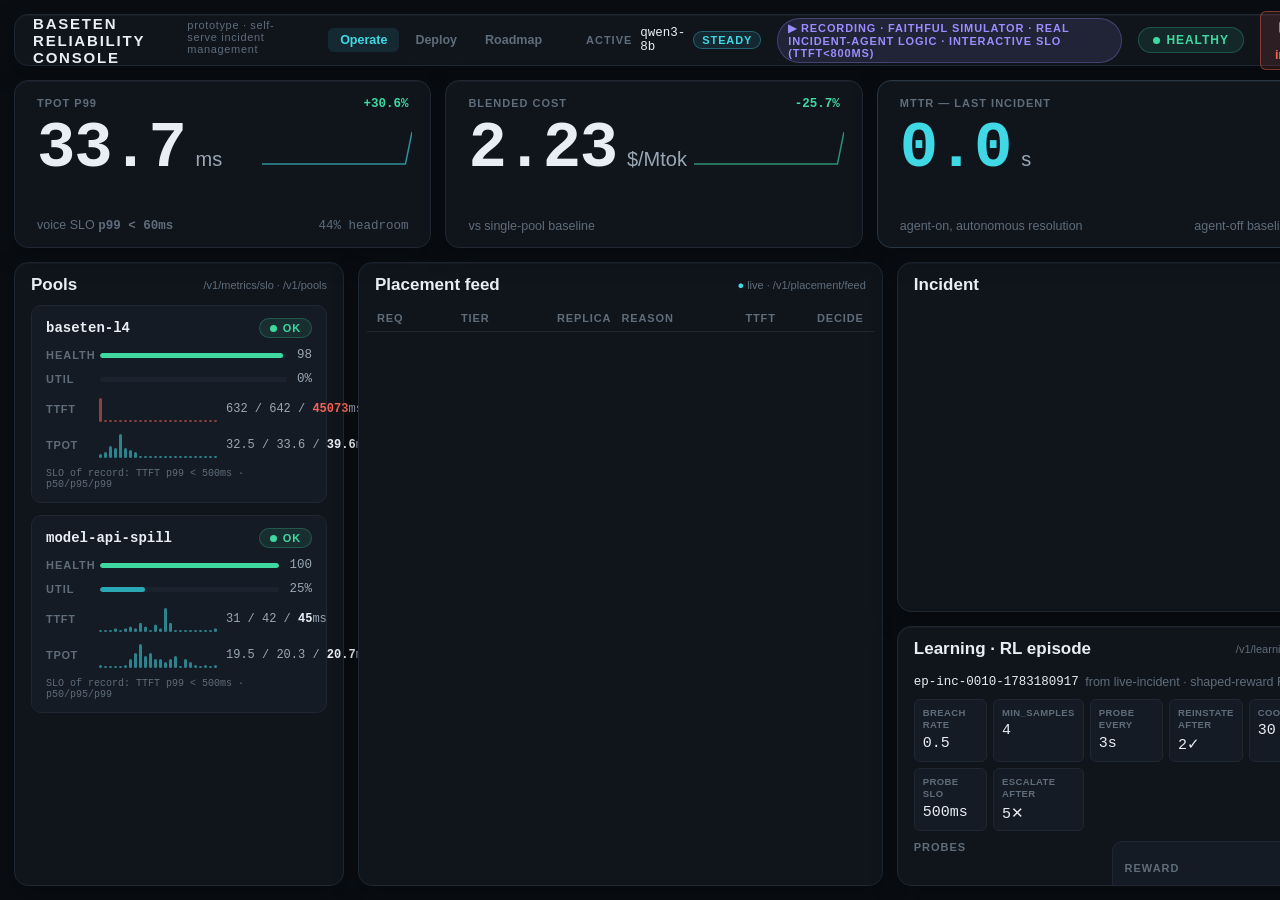
<file: index.html>
<!DOCTYPE html>
<html lang="en">
<head>
<meta charset="UTF-8">
<meta name="viewport" content="width=device-width, initial-scale=1">
<title>Baseten Reliability Console — prototype</title>
<link rel="stylesheet" href="tokens.css">
<style>
  /* ================= Layout: single fixed viewport ================= */
  .board {
    display: grid; height: 100vh; padding: var(--gap); gap: var(--gap);
    grid-template-rows: 52px 168px 1fr;
  }

  /* ---------- Top bar ---------- */
  .topbar { display: flex; align-items: center; gap: 16px; padding: 0 18px; }
  .brand { display: flex; align-items: baseline; gap: 10px; }
  .brand h1 { font-size: 15px; font-weight: 700; letter-spacing: .12em; text-transform: uppercase; }
  .brand .sub { font-size: var(--fs-micro); color: var(--text-3); letter-spacing: .06em; }
  .nav { display: flex; gap: 4px; margin-left: 8px; }
  .nav a {
    font-size: var(--fs-small); font-weight: 600; color: var(--text-3);
    text-decoration: none; padding: 5px 12px; border-radius: var(--r-sm);
  }
  .nav a.active { color: var(--accent); background: var(--accent-bg); }
  .nav a:hover:not(.active) { color: var(--text-2); }
  .topbar .spacer { flex: 1; }
  .release { display: flex; align-items: center; gap: 8px; font-size: var(--fs-small); color: var(--text-2); }
  .release .num { color: var(--text); }
  #stateChip { font-size: 12px; padding: 5px 14px; }
  .switcher { display: flex; gap: 8px; align-items: center; }
  .switcher .hint { font-size: 10px; color: var(--text-3); letter-spacing: .04em; }

  /* ---------- Hero KPIs ---------- */
  .hero { display: grid; grid-template-columns: 1fr 1fr 1.15fr; gap: var(--gap); }
  .kpi { position: relative; display: flex; flex-direction: column; padding: 16px 22px 14px; overflow: hidden; }
  .kpi .top { display: flex; justify-content: space-between; align-items: baseline; }
  .kpi .value-row { display: flex; align-items: baseline; gap: 10px; margin-top: 6px; }
  .kpi .value { font-size: var(--fs-hero); font-weight: 650; line-height: 1; letter-spacing: -0.02em; }
  .kpi .unit { font-size: 20px; color: var(--text-2); font-weight: 500; }
  .kpi .delta { font-size: var(--fs-small); font-weight: 700; }
  .kpi .foot { margin-top: auto; display: flex; justify-content: space-between; align-items: flex-end; font-size: var(--fs-small); color: var(--text-3); }
  .kpi svg.spark { position: absolute; right: 18px; top: 44px; opacity: .9; }
  .kpi-mttr { border-color: var(--stroke-hi); }
  .kpi-mttr .value { color: var(--accent); }
  .kpi-mttr.live { border-color: var(--danger-line); background: linear-gradient(180deg, rgba(240,99,85,.06), transparent 60%), var(--panel); }
  .kpi-mttr.live .value { color: var(--danger); }

  /* ---------- Main area ---------- */
  .main { display: grid; grid-template-columns: 330px 1fr 460px; gap: var(--gap); min-height: 0; }
  .col { display: flex; flex-direction: column; gap: var(--gap); min-height: 0; }

  .panel-head { display: flex; align-items: center; justify-content: space-between; padding: 12px 16px 10px; }
  .panel-head h2 { font-size: var(--fs-h1); font-weight: 650; }
  .panel-head .meta { font-size: var(--fs-micro); color: var(--text-3); }

  /* Pools */
  .pool { padding: 0 16px 14px; flex: 1; display: flex; flex-direction: column; min-height: 0; }
  .pool-card { display: flex; flex-direction: column; gap: 10px; padding: 12px 14px; background: var(--panel-2); border: 1px solid var(--stroke); border-radius: var(--r-md); }
  .pool-card.warn { border-color: rgba(240,179,78,.4); }
  .pool-card.breach { border-color: var(--danger-line); background: linear-gradient(180deg, rgba(240,99,85,.05), transparent), var(--panel-2); }
  .pool-title { display: flex; align-items: center; justify-content: space-between; }
  .pool-title .id { font-family: var(--font-mono); font-size: 14px; font-weight: 600; }
  .pool-line { display: flex; justify-content: space-between; align-items: center; font-size: var(--fs-small); color: var(--text-2); }
  .healthbar { flex: 1; height: 5px; margin: 0 10px; background: var(--panel-3); border-radius: 3px; overflow: hidden; }
  .healthbar i { display: block; height: 100%; background: var(--ok); border-radius: 3px; transition: width .6s ease, background .3s; }
  .lat-block { display: grid; grid-template-columns: 44px 1fr auto; gap: 8px; align-items: center; }
  .lat-block .metric-name { font-size: var(--fs-micro); color: var(--text-3); font-weight: 700; letter-spacing: .06em; }
  .lat-block .pcts { font-family: var(--font-mono); font-size: 12px; color: var(--text-2); text-align: right; white-space: nowrap; }
  .lat-block .pcts b { color: var(--text); font-weight: 600; }
  .lat-block .pcts.breach b { color: var(--danger); }
  .slo-tag { font-size: 10px; color: var(--text-3); font-family: var(--font-mono); }

  /* Feed */
  .feed { flex: 1; display: flex; flex-direction: column; min-height: 0; }
  .feed-table { flex: 1; min-height: 0; overflow: hidden; padding: 0 8px 10px; display: flex; flex-direction: column; }
  .feed-row, .feed-header {
    display: grid; grid-template-columns: 74px 86px 1.3fr 1.4fr 92px 78px;
    gap: 10px; align-items: center; padding: 7px 10px;
    font-family: var(--font-mono); font-size: 13px;
  }
  .feed-header { font-family: var(--font-ui); font-size: var(--fs-micro); font-weight: 700; letter-spacing: .08em; text-transform: uppercase; color: var(--text-3); border-bottom: 1px solid var(--stroke); }
  .feed-row { border-radius: var(--r-sm); animation: rowIn .25s ease; color: var(--text-2); }
  .feed-row:nth-child(odd) { background: rgba(255,255,255,.015); }
  .feed-row .req { color: var(--text); font-weight: 600; }
  .feed-row .replica { color: var(--accent); }
  .feed-row .replica.spill { color: var(--warn); }
  .feed-row .reason { color: var(--text-3); }
  .feed-row .reason.spill { color: var(--warn); }
  .feed-row .ttft.slow { color: var(--danger); font-weight: 600; }
  .tier { font-size: 10px; font-weight: 700; letter-spacing: .06em; text-transform: uppercase; padding: 2px 7px; border-radius: 4px; background: var(--panel-3); color: var(--text-2); justify-self: start; font-family: var(--font-ui); }
  .tier.realtime { color: var(--accent); background: var(--accent-bg); }

  /* Incident panel */
  .incident { display: flex; flex-direction: column; min-height: 0; flex: 1.35; transition: box-shadow .4s, border-color .4s; }
  .incident.live { border-color: var(--danger-line); box-shadow: 0 0 0 1px var(--danger-line), 0 8px 40px rgba(240,99,85,.15); }
  .board.dimmed .panel:not(.incident):not(.kpi-mttr) { opacity: .72; transition: opacity .5s; }
  .inc-body { padding: 4px 16px 14px; display: flex; flex-direction: column; gap: 12px; min-height: 0; flex: 1; }
  .inc-title { font-size: var(--fs-body); color: var(--text-2); line-height: 1.4; }
  .inc-title b { color: var(--text); font-weight: 600; }
  .inc-mttr { display: flex; align-items: baseline; gap: 12px; }
  .inc-mttr .value { font-family: var(--font-mono); font-size: 44px; font-weight: 650; line-height: 1; color: var(--text); font-variant-numeric: tabular-nums; }
  .inc-mttr.live .value { color: var(--danger); }
  .inc-mttr .cap { font-size: var(--fs-small); color: var(--text-3); }
  .inc-mttr .baseline { margin-left: auto; text-align: right; font-size: var(--fs-small); color: var(--text-3); }
  .inc-mttr .baseline b { color: var(--text-2); font-family: var(--font-mono); }

  .phasebar { display: flex; height: 26px; border-radius: var(--r-sm); overflow: hidden; gap: 2px; }
  .phase { position: relative; display: flex; align-items: center; justify-content: center; font-size: 10px; font-weight: 700; letter-spacing: .08em; text-transform: uppercase; color: var(--text-3); background: var(--panel-3); overflow: hidden; }
  .phase i { position: absolute; inset: 0; width: 0%; background: var(--accent-bg); border-bottom: 2px solid var(--accent); }
  .phase span { position: relative; }
  .phase.done i { width: 100%; }
  .phase.done span { color: var(--accent); }
  .incident.live .phase.done i { background: var(--danger-bg); border-color: var(--danger); }
  .incident.live .phase.done span { color: var(--danger); }
  .phase.done.resolved i, .incident:not(.live) .phase.done i { background: var(--ok-bg); border-color: var(--ok); }
  .incident:not(.live) .phase.done span { color: var(--ok); }

  .transcript { flex: 1; min-height: 0; overflow-y: auto; display: flex; flex-direction: column; gap: 6px; padding-right: 4px; }
  .action { display: grid; grid-template-columns: 14px 1fr; gap: 10px; align-items: baseline; font-family: var(--font-mono); font-size: 12.5px; color: var(--text-2); line-height: 1.45; animation: rowIn .3s ease; }
  .action .tick { color: var(--accent); font-weight: 700; }
  .action.probe-fail .tick { color: var(--danger); }
  .action.probe-pass .tick { color: var(--ok); }
  .inc-foot { display: flex; justify-content: space-between; align-items: center; font-size: var(--fs-small); }
  .inc-foot a { color: var(--accent); text-decoration: none; }
  .inc-foot a:hover { text-decoration: underline; }
  .agent-badge { display: inline-flex; align-items: center; gap: 6px; color: var(--text-3); }

  /* Learning panel */
  .learning { flex: 1; display: flex; flex-direction: column; min-height: 0; }
  .learn-body { padding: 2px 16px 14px; display: flex; flex-direction: column; gap: 10px; min-height: 0; overflow: hidden; }
  .policy-grid { display: grid; grid-template-columns: repeat(5, 1fr); gap: 6px; }
  .policy-cell { background: var(--panel-2); border: 1px solid var(--stroke); border-radius: var(--r-sm); padding: 7px 8px; }
  .policy-cell .k { font-size: 9.5px; color: var(--text-3); letter-spacing: .04em; text-transform: uppercase; font-weight: 700; line-height: 1.3; }
  .policy-cell .v { font-family: var(--font-mono); font-size: 15px; color: var(--text); margin-top: 3px; }
  .learn-row { display: flex; gap: var(--gap); align-items: stretch; }
  .probes { flex: 1; display: flex; flex-direction: column; gap: 5px; }
  .probe { display: flex; justify-content: space-between; font-family: var(--font-mono); font-size: 12.5px; padding: 4px 10px; border-radius: var(--r-sm); background: var(--panel-2); border: 1px solid var(--stroke); }
  .probe .ok { color: var(--ok); } .probe .fail { color: var(--danger); }
  .reward { flex: 1.1; background: var(--panel-2); border: 1px solid var(--stroke); border-radius: var(--r-md); padding: 10px 12px; display: flex; flex-direction: column; gap: 5px; }
  .reward .total { display: flex; justify-content: space-between; align-items: baseline; }
  .reward .total .v { font-family: var(--font-mono); font-size: 24px; font-weight: 650; color: var(--accent); }
  .reward .line { display: flex; justify-content: space-between; font-size: 12px; color: var(--text-2); font-family: var(--font-mono); }
  .reward .line span:first-child { color: var(--text-3); font-family: var(--font-ui); }
  .outcome-chips { display: flex; gap: 6px; flex-wrap: wrap; }
</style>
</head>
<body>
<div class="board" id="board">

  <!-- ================= Top bar ================= -->
  <header class="panel topbar">
    <div class="brand">
      <h1>Baseten Reliability Console</h1>
      <span class="sub">prototype · self-serve incident management</span>
    </div>
    <nav class="nav">
      <a class="active" href="index.html">Operate</a>
      <a href="deploy.html">Deploy</a>
      <a href="roadmap.html">Roadmap</a>
    </nav>
    <div class="spacer"></div>
    <div class="release" id="release"></div>
    <span class="chip" id="provChip" title="data source"></span>
    <span class="chip chip-ok" id="stateChip"><span class="dot"></span><span id="stateLabel">Healthy</span></span>
    <div class="switcher">
      <button class="btn danger" id="btnChaos" title="Degrade the dedicated pool and watch the agent resolve it">Trigger incident ▸</button>
    </div>
  </header>

  <!-- ================= Hero KPIs ================= -->
  <section class="hero">
    <div class="panel kpi" id="kpiTpot">
      <div class="top"><span class="label">TPOT p99</span><span class="delta num delta-good" id="tpotDelta"></span></div>
      <div class="value-row"><span class="value num" id="tpotVal">—</span><span class="unit">ms</span></div>
      <svg class="spark" id="tpotSpark" width="150" height="44" viewBox="0 0 150 44"></svg>
      <div class="foot"><span>voice SLO <b class="num" id="tpotSlo"></b></span><span id="tpotVsSlo" class="num"></span></div>
    </div>
    <div class="panel kpi" id="kpiCost">
      <div class="top"><span class="label">Blended cost</span><span class="delta num delta-good" id="costDelta"></span></div>
      <div class="value-row"><span class="value num" id="costVal">—</span><span class="unit">$/Mtok</span></div>
      <svg class="spark" id="costSpark" width="150" height="44" viewBox="0 0 150 44"></svg>
      <div class="foot"><span>vs single-pool baseline</span></div>
    </div>
    <div class="panel kpi kpi-mttr" id="kpiMttr">
      <div class="top"><span class="label" id="mttrLabel">MTTR — last incident</span><span class="delta num delta-good" id="mttrDelta"></span></div>
      <div class="value-row"><span class="value num" id="mttrVal">—</span><span class="unit">s</span></div>
      <div class="foot"><span>agent-on, autonomous resolution</span><span>agent-off baseline: <b>never</b></span></div>
    </div>
  </section>

  <!-- ================= Main ================= -->
  <section class="main">

    <!-- Pools -->
    <div class="panel pool-wrap col" style="gap:0">
      <div class="panel-head"><h2>Pools</h2><span class="meta">/v1/metrics/slo · /v1/pools</span></div>
      <div class="pool" id="pools"></div>
    </div>

    <!-- Placement feed -->
    <div class="panel feed">
      <div class="panel-head"><h2>Placement feed</h2><span class="meta"><span class="pulsing" style="color:var(--accent)">●</span> live · /v1/placement/feed</span></div>
      <div class="feed-table">
        <div class="feed-header"><span>req</span><span>tier</span><span>replica</span><span>reason</span><span style="text-align:right">ttft</span><span style="text-align:right">decide</span></div>
        <div id="feedRows" style="flex:1;min-height:0;overflow:hidden"></div>
      </div>
    </div>

    <!-- Right column -->
    <div class="col">
      <div class="panel incident" id="incidentPanel">
        <div class="panel-head"><h2>Incident</h2><span class="chip" id="incChip"></span></div>
        <div class="inc-body" id="incBody"></div>
      </div>
      <div class="panel learning">
        <div class="panel-head"><h2>Learning · RL episode</h2><span class="meta">/v1/learning/episodes</span></div>
        <div class="learn-body" id="learnBody"></div>
      </div>
    </div>
  </section>
</div>

<script src="recording-data.js"></script>
<script>
/* ============================================================
   devboard app — consumes MockAPI only.
   Integration: swap MockAPI for real fetch/EventSource; all
   rendering below reads contract fields verbatim.
   ============================================================ */
(function () {
  const api = window.MockAPI;
  const $ = (id) => document.getElementById(id);
  const fmt = (n, d = 1) => Number(n).toFixed(d);
  const pct = (n) => (n > 0 ? "+" : "") + fmt(n, 1) + "%";

  /* ---------- sparkline ---------- */
  function spark(svg, data, color) {
    const w = 150, h = 44, min = Math.min(...data), max = Math.max(...data);
    const pts = data.map((v, i) =>
      `${(i / (data.length - 1)) * w},${h - 5 - ((v - min) / (max - min || 1)) * (h - 12)}`).join(" ");
    svg.innerHTML = `<polyline points="${pts}" fill="none" stroke="${color}" stroke-width="1.5" opacity="0.7"/>`;
  }

  /* ---------- histogram ---------- */
  function histSVG(hist, color, w = 120, h = 26) {
    const max = Math.max(...hist.counts);
    const bw = w / hist.counts.length;
    return `<svg width="${w}" height="${h}" viewBox="0 0 ${w} ${h}">` +
      hist.counts.map((c, i) => {
        const bh = Math.max(2, (c / max) * (h - 2));
        return `<rect x="${i * bw + 1}" y="${h - bh}" width="${bw - 2}" height="${bh}" rx="1.5" fill="${color}" opacity="0.55"/>`;
      }).join("") + `</svg>`;
  }

  /* ---------- hero ---------- */
  async function renderHero() {
    const h = await api.getHero();
    $("tpotVal").textContent = fmt(h.tpot_p99_ms);
    $("tpotDelta").textContent = pct(h.tpot_delta_pct);
    $("tpotSlo").textContent = "p99 < " + h.tpot_slo_ms + "ms";
    const head = ((h.tpot_slo_ms - h.tpot_p99_ms) / h.tpot_slo_ms) * 100;
    $("tpotVsSlo").textContent = fmt(head, 0) + "% headroom";
    $("tpotVal").style.color = h.tpot_p99_ms > h.tpot_slo_ms ? "var(--danger)" : "var(--text)";
    $("costVal").textContent = fmt(h.cost_per_mtok_usd, 2);
    $("costDelta").textContent = pct(h.cost_delta_pct);
    spark($("tpotSpark"), h.spark.tpot, "#3fd8e4");
    spark($("costSpark"), h.spark.cost, "#3fd8a0");
    if (!liveIncidentActive) {
      $("mttrVal").textContent = fmt(h.mttr_s);
      $("mttrDelta").textContent = pct(h.mttr_delta_pct);
      $("mttrLabel").textContent = "MTTR — last incident";
    }
  }

  /* ---------- release chip ---------- */
  async function renderRelease() {
    const r = await api.getReleases();
    $("release").innerHTML =
      `<span class="label">active</span> <span class="num">${r.model}</span>` +
      ` <span class="chip chip-accent" style="padding:2px 8px">${r.strategy || r.stage || "stable"}</span>` +
      (r.last_rollback ? ` <span style="color:var(--text-3)">rolled back ${r.last_rollback}</span>` : "");
  }

  /* ---------- pools ---------- */
  async function renderPools() {
    const [sloRes, poolRes] = await Promise.all([api.getSLO(), api.getPools()]);
    const utilBy = Object.fromEntries(poolRes.pools.map((p) => [p.id, p]));
    /* TTFT SLO of record is rendered from policy.probe_slo_ms (only
       source of the 500ms bound in the contract) */
    const eps = await api.getLearningEpisodes();
    const ttftSlo = eps[0]?.policy?.probe_slo_ms ?? null;
    $("pools").innerHTML = sloRes.pools.map((p) => {
      const u = utilBy[p.id] || {};
      const cls = p.status === "ok" ? "" : p.status === "warn" ? "warn" : "breach";
      const chip = p.status === "ok" ? "chip-ok" : p.status === "warn" ? "chip-warn" : "chip-danger";
      const hbColor = p.health > 90 ? "var(--ok)" : p.health > 60 ? "var(--warn)" : "var(--danger)";
      const ttftBad = ttftSlo && p.ttft.p99 > ttftSlo;
      return `<div class="pool-card ${cls}" style="margin-bottom:12px">
        <div class="pool-title">
          <span class="id">${p.id}</span>
          <span class="chip ${chip}"><span class="dot"></span>${p.status}</span>
        </div>
        <div class="pool-line"><span class="label" style="width:44px">health</span>
          <span class="healthbar"><i style="width:${p.health}%;background:${hbColor}"></i></span>
          <span class="num">${p.health}</span></div>
        <div class="pool-line"><span class="label" style="width:44px">util</span>
          <span class="healthbar"><i style="width:${u.util_pct ?? 0}%;background:var(--accent-dim)"></i></span>
          <span class="num">${u.util_pct ?? "—"}%</span></div>
        <div class="lat-block">
          <span class="metric-name">TTFT</span>
          ${histSVG(p.ttft.hist, ttftBad ? "#f06355" : "#3fd8e4")}
          <span class="pcts ${ttftBad ? "breach" : ""}">${fmt(p.ttft.p50, 0)} / ${fmt(p.ttft.p95, 0)} / <b>${fmt(p.ttft.p99, 0)}</b>ms</span>
        </div>
        <div class="lat-block">
          <span class="metric-name">TPOT</span>
          ${histSVG(p.tpot.hist, "#3fd8e4")}
          <span class="pcts">${fmt(p.tpot.p50, 1)} / ${fmt(p.tpot.p95, 1)} / <b>${fmt(p.tpot.p99, 1)}</b>ms</span>
        </div>
        <div class="pool-line" style="justify-content:flex-end">
          <span class="slo-tag">SLO of record: TTFT p99 &lt; ${ttftSlo}ms · p50/p95/p99</span>
        </div>
      </div>`;
    }).join("");
  }

  /* ---------- placement feed ---------- */
  const MAX_ROWS = 14;
  api.subscribeFeed((item) => {
    const rows = $("feedRows");
    const div = document.createElement("div");
    div.className = "feed-row";
    const spill = item.replica.includes("spill");
    const slow = item.ttft_ms > 500;
    div.innerHTML =
      `<span class="req">${item.req}</span>` +
      `<span class="tier ${item.wl_tier}">${item.wl_tier}</span>` +
      `<span class="replica ${spill ? "spill" : ""}">${item.replica}</span>` +
      `<span class="reason ${spill ? "spill" : ""}">${item.reason}</span>` +
      `<span class="ttft num ${slow ? "slow" : ""}" style="text-align:right">${fmt(item.ttft_ms)}ms</span>` +
      `<span class="num" style="text-align:right;color:var(--text-3)">${fmt(item.decide_ms, 2)}ms</span>`;
    rows.prepend(div);
    while (rows.children.length > MAX_ROWS) rows.lastChild.remove();
  });

  /* ---------- incident panel ---------- */
  let liveIncidentActive = false;
  let liveStartWall = null;

  async function renderIncident() {
    const list = await api.getIncidents();
    const inc = list[0];
    if (!inc) return;
    const wasLive = liveIncidentActive;
    liveIncidentActive = !!inc.live;
    if (liveIncidentActive && !wasLive) liveStartWall = performance.now();

    $("incidentPanel").classList.toggle("live", inc.live);
    document.getElementById("board").classList.toggle("dimmed", inc.live);
    const chip = $("incChip");
    chip.className = "chip " + (inc.live ? "chip-danger pulsing" : "chip-ok");
    chip.innerHTML = `<span class="dot"></span>${inc.live ? "live" : "resolved"}`;

    /* phase progress from phase_ms vs elapsed */
    const total = inc.phase_ms.detect + inc.phase_ms.diagnose + inc.phase_ms.resolve;
    const elapsed = inc.live ? inc.mttr_s * 1000 : total;
    let acc = 0;
    const phases = ["detect", "diagnose", "resolve"].map((name) => {
      const dur = inc.phase_ms[name];
      const done = elapsed >= acc + dur;
      const frac = done ? 1 : Math.max(0, (elapsed - acc) / dur);
      acc += dur;
      return { name, dur, done, frac };
    });

    const actionCls = (a) =>
      a.startsWith("probe failed") ? "probe-fail" : a.startsWith("probe passed") ? "probe-pass" : "";
    const tick = (a) => a.startsWith("probe failed") ? "✕" : a.startsWith("probe passed") ? "✓" : "›";

    $("incBody").innerHTML = `
      <div class="inc-title"><b>${inc.id}</b> — ${inc.title}</div>
      <div class="inc-mttr ${inc.live ? "live" : ""}">
        <span class="value" id="incMttrVal">${fmt(inc.mttr_s)}s</span>
        <span class="cap">${inc.live ? "MTTR — counting" : "MTTR — frozen at resolution"}</span>
        <span class="baseline">agent-off baseline<br><b>never resolves</b></span>
      </div>
      <div class="phasebar">${phases.map((p) =>
        `<div class="phase ${p.done ? "done" : ""}" style="flex:${p.dur}">
           <i style="width:${(p.frac * 100).toFixed(0)}%"></i><span>${p.name} · ${(p.dur / 1000).toFixed(1)}s</span>
         </div>`).join("")}</div>
      <div class="transcript">${inc.actions.map((a) =>
        `<div class="action ${actionCls(a)}"><span class="tick">${tick(a)}</span><span>${a}</span></div>`).join("")}</div>
      <div class="inc-foot">
        <span class="agent-badge">⬡ resolved by incident agent — no human action</span>
        <a href="${inc.postmortem_url}">postmortem →</a>
      </div>`;

    /* Hero MTTR mirrors the live counter */
    if (inc.live) {
      $("mttrVal").textContent = fmt(inc.mttr_s);
      $("mttrLabel").textContent = inc.id + " — resolving";
      $("kpiMttr").classList.add("live");
    } else {
      $("kpiMttr").classList.remove("live");
    }
  }

  /* ---------- learning panel ---------- */
  async function renderLearning() {
    const eps = await api.getLearningEpisodes();
    const e = eps[0];
    if (!e) { $("learnBody").innerHTML = ""; return; }
    const polLabels = {
      breach_rate_threshold: "breach rate",
      probe_interval_s: "probe every",
      probes_to_reinstate: "reinstate after",
      probe_slo_ms: "probe SLO",
      escalate_after_failures: "escalate after",
    };
    const polUnits = { probe_interval_s: "s", probe_slo_ms: "ms", probes_to_reinstate: "✓", escalate_after_failures: "✕" };
    $("learnBody").innerHTML = `
      <div class="pool-line" style="margin-top:4px">
        <span class="num" style="color:var(--text)">${e.episode_id}</span>
        <span style="color:var(--text-3);font-size:var(--fs-small)">from ${e.source} · shaped-reward RL episode</span>
      </div>
      <div class="policy-grid">${Object.entries(e.policy).map(([k, v]) =>
        `<div class="policy-cell"><div class="k">${polLabels[k] || k}</div>
         <div class="v">${v}${polUnits[k] || ""}</div></div>`).join("")}</div>
      <div class="learn-row">
        <div class="probes">
          <span class="label">probes</span>
          ${e.probes.map((p) =>
            `<div class="probe"><span class="${p.ok ? "ok" : "fail"}">${p.ok ? "✓ pass" : "✕ fail"}</span><span class="num">${p.ms}ms</span></div>`).join("")}
        </div>
        <div class="reward">
          <div class="total"><span class="label">reward</span><span class="v">${e.reward.total > 0 ? "+" : ""}${e.reward.total}</span></div>
          <div class="line"><span>resolved bonus</span><span>+${e.reward.shaping.resolved_bonus}</span></div>
          <div class="line"><span>MTTR penalty</span><span>${e.reward.shaping.mttr_penalty}</span></div>
          <div class="line"><span>escalation penalty</span><span>${e.reward.shaping.escalation_penalty === 0 ? "0" : e.reward.shaping.escalation_penalty}</span></div>
          <div class="outcome-chips" style="margin-top:4px">
            <span class="chip ${e.outcome.resolved ? "chip-ok" : "chip-danger"}">resolved</span>
            <span class="chip ${e.outcome.quarantined ? "chip-warn" : "chip-ok"}">quarantined</span>
            <span class="chip ${e.outcome.escalated ? "chip-danger" : "chip-ok"}">no escalation</span>
          </div>
        </div>
      </div>`;
  }

  /* ---------- board state ---------- */
  const stateStyles = {
    HEALTHY:       ["chip-ok", "Healthy"],
    DEGRADING:     ["chip-warn", "Degrading"],
    LIVE_INCIDENT: ["chip-danger pulsing", "Live incident"],
    REPLAY:        ["chip-replay", "Replay"],
  };
  api.subscribeState((s) => {
    const replay = api.isReplay();
    const [cls, label] = replay && s !== "HEALTHY" ? ["chip-replay pulsing", "Replay · " + stateStyles[s][1]] : stateStyles[s];
    $("stateChip").className = "chip " + cls;
    $("stateLabel").textContent = label;
    $("btnChaos").disabled = s !== "HEALTHY";
    renderPools(); renderIncident(); renderHero(); renderLearning();
  });

  $("btnChaos").addEventListener("click", () => api.injectChaos());

  /* provenance chip: honest about recording vs live, no fabrication */
  (async () => {
    const chip = $("provChip");
    if (api.isReplay && api.isReplay() && api.recordingMeta) {
      const m = await api.recordingMeta();
      chip.className = "chip chip-replay";
      chip.textContent = "▶ recording · " + (m.source || "real session");
      chip.title = "captured " + (m.recorded_at || "") + " — plays at true speed";
      $("btnChaos").textContent = "▶ Play the incident";
    } else {
      chip.className = "chip chip-ok";
      chip.textContent = "● live · router connected";
    }
  })();

  /* ---------- polling cadence (mirrors integration plan) ---------- */
  renderHero(); renderRelease(); renderPools(); renderIncident(); renderLearning();
  setInterval(renderPools, 2000);
  setInterval(renderHero, 3000);
  setInterval(renderLearning, 4000);
  setInterval(renderIncident, 250); /* live MTTR + phase bar smoothness */
})();
</script>
</body>
</html>
</file>
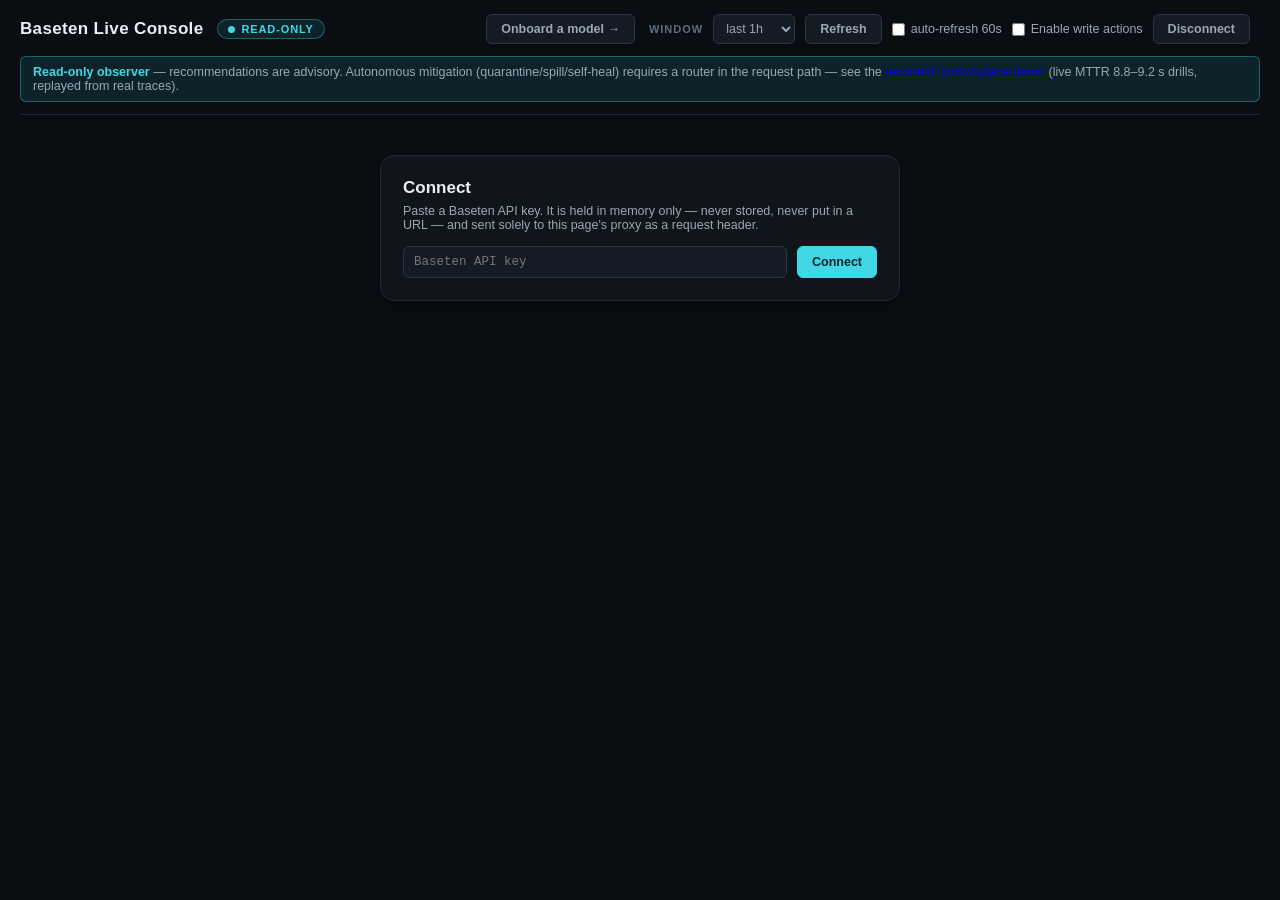
<file: console-live/index.html>
<!doctype html>
<html lang="en">
<head>
<meta charset="utf-8">
<meta name="viewport" content="width=device-width, initial-scale=1">
<title>Baseten Live Console — read-only observer</title>
<link rel="stylesheet" href="tokens.css">
<style>
  /* Page-level overrides + utilities on top of tokens.css */
  body { overflow: auto; }
  .wrap { max-width: 1320px; margin: 0 auto; padding: 0 20px 60px; }

  header.top {
    position: sticky; top: 0; z-index: 10;
    background: var(--bg); border-bottom: 1px solid var(--stroke);
    padding: 14px 0 0;
  }
  .top-row { display: flex; align-items: center; gap: 14px; flex-wrap: wrap; padding: 0 0 12px; }
  .top-row h1 { font-size: var(--fs-h1); font-weight: 700; letter-spacing: 0.02em; }
  .top-row .spacer { flex: 1; }

  .banner {
    display: block; padding: 8px 12px; margin-bottom: 12px;
    background: var(--accent-bg); border: 1px solid var(--accent-line);
    border-radius: var(--r-sm); color: var(--text-2); font-size: var(--fs-small);
  }
  .banner strong { color: var(--accent); }
  .notice {
    padding: 8px 12px; margin: 12px 0; border-radius: var(--r-sm);
    background: var(--warn-bg); border: 1px solid rgba(240,179,78,.3);
    color: var(--warn); font-size: var(--fs-small);
  }

  .connect { max-width: 520px; margin: 40px auto; padding: 22px; }
  .connect h2 { font-size: var(--fs-h1); margin-bottom: 6px; }
  .connect p { color: var(--text-2); font-size: var(--fs-small); margin-bottom: 14px; }
  .connect form { display: flex; gap: 10px; }
  .connect input {
    flex: 1; background: var(--panel-2); border: 1px solid var(--stroke-hi);
    border-radius: var(--r-sm); color: var(--text); padding: 8px 10px;
    font-family: var(--font-mono); font-size: var(--fs-small);
  }
  .connect input:focus { outline: none; border-color: var(--accent-dim); }
  .connect .err { color: var(--danger); font-size: var(--fs-small); margin-top: 10px; }

  .controls { display: flex; align-items: center; gap: 10px; flex-wrap: wrap; }
  .controls select {
    background: var(--panel-2); border: 1px solid var(--stroke-hi);
    border-radius: var(--r-sm); color: var(--text-2); padding: 6px 8px;
    font-size: var(--fs-small); font-family: var(--font-ui);
  }
  .controls label.toggle {
    display: inline-flex; align-items: center; gap: 6px;
    color: var(--text-2); font-size: var(--fs-small); cursor: pointer;
  }
  .controls .status { color: var(--text-3); font-size: var(--fs-micro); }

  .grid {
    display: grid; gap: var(--gap); margin-top: 16px;
    grid-template-columns: repeat(auto-fill, minmax(360px, 1fr));
  }
  .card { padding: 16px; display: flex; flex-direction: column; gap: 12px; }
  .card .head { display: flex; align-items: baseline; gap: 10px; flex-wrap: wrap; }
  .card .head .name { font-size: var(--fs-h1); font-weight: 700; }
  .card .head .dep { color: var(--text-3); font-size: var(--fs-micro); }
  .card .meta { display: flex; gap: 8px; flex-wrap: wrap; align-items: center;
                color: var(--text-2); font-size: var(--fs-small); }
  .card .meta .sep { color: var(--text-3); }

  .slo { display: flex; gap: 8px; align-items: center; flex-wrap: wrap; }
  .slo .budgets { color: var(--text-3); font-size: var(--fs-micro); }

  .stats { display: grid; grid-template-columns: repeat(5, 1fr); gap: 8px; }
  .stat .label { display: block; margin-bottom: 2px; }
  .stat .num { font-size: 16px; }
  .traffic { display: flex; gap: 16px; align-items: flex-end; flex-wrap: wrap; }
  .traffic .stat .num { font-size: 16px; }
  .spark { display: block; }
  .spark polyline { fill: none; stroke: var(--accent); stroke-width: 1.5; }

  .flag { color: var(--warn); font-size: var(--fs-micro); }
  .reco {
    background: var(--panel-2); border: 1px solid var(--stroke);
    border-radius: var(--r-sm); padding: 8px 10px; font-size: var(--fs-small);
    color: var(--text-2);
  }
  .reco .label { display: block; margin-bottom: 3px; }
  .card .inline-err { color: var(--danger); font-size: var(--fs-small); }
  .notraffic { color: var(--text-3); font-size: var(--fs-small); }
  .foot { border-top: 1px solid var(--stroke); padding-top: 8px; }
  .foot div { color: var(--text-3); font-size: 10px; font-family: var(--font-mono); }

  .empty { text-align: center; color: var(--text-3); padding: 60px 0; font-size: var(--fs-small); }
  .empty a { color: var(--accent); }
  .onboard-link { text-decoration: none; }

  /* ---- fleet planner (collapsible, above the cards grid) ---- */
  .planner { margin-top: 16px; padding: 0; }
  .planner-head {
    display: flex; width: 100%; align-items: center; gap: 10px;
    background: none; border: none; cursor: pointer; padding: 12px 16px;
    color: var(--text); text-align: left; font-family: var(--font-ui);
  }
  .planner-head:hover .label { color: var(--accent); }
  .planner-head .hint { color: var(--text-3); font-size: var(--fs-micro); }
  .planner-body { padding: 0 16px 16px; overflow-x: auto; }
  .ptable { width: 100%; border-collapse: collapse; font-size: var(--fs-small); }
  .ptable th {
    text-align: left; padding: 6px 8px; border-bottom: 1px solid var(--stroke-hi);
    font-size: var(--fs-micro); font-weight: 600; letter-spacing: .09em;
    text-transform: uppercase; color: var(--text-3);
  }
  .ptable td { padding: 8px; border-bottom: 1px solid var(--stroke); vertical-align: top; }
  .pdim { color: var(--text-3); font-size: var(--fs-micro); }
  .popt { margin-bottom: 8px; }
  .popt .platency { color: var(--text-2); font-size: var(--fs-micro); margin-left: 6px; }
  .pevidence { color: var(--text-3); font-size: 10px; font-family: var(--font-mono); margin-top: 2px; }
  .preco { color: var(--text-2); font-size: var(--fs-small); max-width: 280px; }

  /* ---- write mode: manage controls hidden unless #cards has .writes-on ---- */
  .w-only { display: none; }
  .writes-on .w-only { display: block; }
  .manage { gap: 6px; align-items: center; flex-wrap: wrap; }
  .writes-on .manage.w-only { display: flex; }
  .manage input {
    width: 58px; background: var(--panel-2); border: 1px solid var(--stroke-hi);
    border-radius: var(--r-sm); color: var(--text); padding: 4px 6px;
    font-size: var(--fs-small);
  }
  .odeps { border-top: 1px solid var(--stroke); padding-top: 8px;
           display: flex; flex-direction: column; gap: 6px; }
  .odep { display: flex; gap: 8px; align-items: center; flex-wrap: wrap;
          font-size: var(--fs-small); color: var(--text-2); }
  .pollnote { color: var(--accent); font-size: var(--fs-micro); }
  .modal { position: fixed; inset: 0; z-index: 50; background: rgba(0,0,0,.55);
           display: flex; align-items: center; justify-content: center; }
  .modal[hidden] { display: none; }
  .modal-box { max-width: 560px; width: 92%; padding: 20px;
               display: flex; flex-direction: column; gap: 12px; }
  .modal-box h3 { font-size: var(--fs-h1); }
  .modal-box code {
    display: block; background: var(--panel-2); border: 1px solid var(--stroke-hi);
    border-radius: var(--r-sm); padding: 10px; font-size: var(--fs-small);
    word-break: break-all;
  }
  .modal-box .consequence { color: var(--text-2); font-size: var(--fs-small); }
  .modal-actions { display: flex; gap: 10px; justify-content: flex-end; }
</style>
</head>
<body>
<div class="wrap">
  <header class="top">
    <div class="top-row">
      <h1>Baseten Live Console</h1>
      <span class="chip chip-accent" id="modeChip"><span class="dot"></span>read-only</span>
      <span class="spacer"></span>
      <a class="btn onboard-link" href="onboard.html">Onboard a model →</a>
      <div class="controls" id="controls" hidden>
        <span class="label">window</span>
        <select id="windowSel">
          <option value="1" selected>last 1h</option>
          <option value="6">last 6h</option>
          <option value="24">last 24h</option>
          <option value="168">last 7d</option>
        </select>
        <button class="btn" id="refreshBtn">Refresh</button>
        <label class="toggle"><input type="checkbox" id="autoChk"> auto-refresh 60s</label>
        <label class="toggle"><input type="checkbox" id="writesChk"> Enable write actions</label>
        <button class="btn" id="disconnectBtn">Disconnect</button>
        <span class="status num" id="statusTxt"></span>
      </div>
    </div>
    <div class="banner" id="modeBanner"><strong>Read-only observer</strong> — recommendations are advisory.
      Autonomous mitigation (quarantine/spill/self-heal) requires a router in the request path —
      see the <a href="https://github.com/vsiwach/baseten-mvp/tree/main/site-console"
      target="_blank" rel="noopener">recorded control-plane demo</a> (live MTTR 8.8–9.2&nbsp;s
      drills, replayed from real traces).</div>
  </header>

  <div id="notice" class="notice" hidden></div>

  <section id="connectPanel" class="panel connect">
    <h2>Connect</h2>
    <p>Paste a Baseten API key. It is held in memory only — never stored, never
       put in a URL — and sent solely to this page's proxy as a request header.</p>
    <form id="connectForm">
      <input type="password" id="keyInput" placeholder="Baseten API key" autocomplete="off" required>
      <button class="btn primary" type="submit">Connect</button>
    </form>
    <div class="err" id="connectErr" hidden></div>
  </section>

  <div id="empty" class="empty" hidden>No models found in this workspace.
    <a href="onboard.html">New to Baseten? Find your model →</a></div>
  <section id="planner" class="panel planner" hidden>
    <button class="planner-head" id="plannerToggle">
      <span class="num" id="plannerCaret">▸</span>
      <span class="label">Fleet planner</span>
      <span class="hint">measured $/mo + latency per placement · contract: placement-recommendation/v1 · advisory only</span>
    </button>
    <div class="planner-body" id="plannerBody" hidden></div>
  </section>
  <main id="cards" class="grid"></main>
</div>

<div class="modal" id="modal" hidden>
  <div class="panel modal-box">
    <h3>Confirm mutation</h3>
    <code class="mono" id="modalMutation"></code>
    <p class="consequence" id="modalConsequence"></p>
    <div class="inline-err" id="modalError" hidden></div>
    <div class="modal-actions">
      <button class="btn" id="modalCancel">Cancel</button>
      <button class="btn danger" id="modalConfirm">Confirm</button>
    </div>
  </div>
</div>

<script>
'use strict';
(() => {
  // ---- state (key lives only in this closure) ----
  let apiKey = null;
  let windowHours = 1;
  let autoTimer = null;
  let pausedUntil = 0;
  let loading = false;
  let writesEnabled = false;      // memory only, off by default
  let modalCtx = null;            // mutation staged in the confirm modal
  let pendingMutation = null;     // accepted mutation being polled (max one)
  let pollTimer = null;
  let fleet = [];                 // [{ model, prod, others, el, metrics }]
  let plannerOpen = false;        // fleet planner collapsed by default
  let refreshGen = 0;             // bumps per refresh; planner prices fetched once per gen
  let plannerPricesCache = null;  // { gen, data, fetchedAt }
  let plannerStatics = null;      // { snapshot, baselines } (static files, fetched once)

  const BUDGET_VOICE_MS = 500;
  const BUDGET_INTERACTIVE_MS = 800;
  const MAX_WINDOW_HOURS = 168;   // 7d, the API max
  const $ = (id) => document.getElementById(id);
  const fmtWin = () => windowHours === 168 ? '7d' : `${windowHours}h`;

  // ---- proxy client ----
  class ApiError extends Error {
    constructor(status, msg) { super(msg); this.status = status; }
  }

  async function api(path, params = {}) {
    if (Date.now() < pausedUntil) throw new ApiError(429, 'paused by rate limit');
    const qs = new URLSearchParams({ path });
    for (const [k, v] of Object.entries(params)) {
      for (const item of [].concat(v)) qs.append(k, item);
    }
    const res = await fetch('/api/baseten?' + qs, { headers: { 'x-baseten-api-key': apiKey } });
    if (res.status === 401) throw new ApiError(401, 'key rejected');
    if (res.status === 403) {
      // Baseten answers an invalid key with 403 PERMISSION_DENIED (observed live).
      const body = await res.json().catch(() => ({}));
      if (body.code === 'PERMISSION_DENIED') throw new ApiError(401, 'key rejected');
      throw new ApiError(403, body.error || 'forbidden');
    }
    if (res.status === 429) {
      const wait = Number(res.headers.get('Retry-After')) || 30;
      pausedUntil = Date.now() + wait * 1000;
      showNotice(`Rate limited by the Baseten API — polling paused for ${wait}s.`);
      throw new ApiError(429, 'rate limited');
    }
    if (!res.ok) throw new ApiError(res.status, `HTTP ${res.status}`);
    return res.json();
  }

  function metricsParams() {
    const end = Date.now();
    return {
      start_epoch_millis: String(end - windowHours * 3600 * 1000),
      end_epoch_millis: String(end),
    };
  }

  async function mapLimit(items, limit, fn) {
    const out = new Array(items.length);
    let next = 0;
    async function worker() {
      while (next < items.length) {
        const i = next++;
        out[i] = await fn(items[i], i);
      }
    }
    await Promise.all(Array.from({ length: Math.min(limit, items.length) }, worker));
    return out;
  }

  // ---- metrics parsing ----
  // Response shape (both modes): { metric_descriptors: [...], metric_values: [...] }.
  // Each metric_values entry is { start_epoch_millis, values } where values[j]
  // aligns positionally with metric_descriptors[j], and values[j][i] with that
  // descriptor's label_sets[i]. SUMMARY has a single entry; SERIES one per bucket.
  function descriptorIndex(descriptors, nameFragment) {
    return descriptors.findIndex((d) => String(d.name || '').includes(nameFragment));
  }

  // SUMMARY → { latency: {p50,p90,p95,p99,avg} (ms, may be empty),
  //             latencyAllNull, replicasAvg, requestsTotal }
  function parseSummary(json) {
    const descriptors = json.metric_descriptors || [];
    const row = (json.metric_values || [])[0];
    const out = { latency: {}, latencyAllNull: false, replicasAvg: null, requestsTotal: null };
    if (!row) { out.latencyAllNull = true; return out; }

    descriptors.forEach((d, j) => {
      const name = String(d.name || '');
      const labelSets = d.label_sets || [];
      const vals = (row.values || [])[j] || [];
      if (name.includes('response_time') || name.includes('latency')) {
        out.latencyAllNull = vals.length > 0 && vals.every((v) => v == null);
        labelSets.forEach((ls, i) => {
          const v = vals[i];
          if (v == null) return;
          if (ls.quantile != null) out.latency['p' + Math.round(parseFloat(ls.quantile) * 100)] = v * 1000;
          else if (ls.stat === 'avg') out.latency.avg = v * 1000;
        });
      } else if (name.includes('requests_total')) {
        // SUMMARY returns the window total directly, one value per label_set.
        out.requestsTotal = vals.reduce((a, v) => a + (v == null ? 0 : v), 0);
      } else if (name.includes('replicas')) {
        const nums = vals.filter((v) => v != null);
        if (nums.length) out.replicasAvg = nums.reduce((a, b) => a + b, 0) / nums.length;
      }
    });
    return out;
  }

  // SERIES of baseten_inference_requests_total: values arrive as PER-BUCKET
  // INCREMENTS, so window volume = sum across buckets (null → 0).
  // → { total, byClass: {'2':n,'4':n,'5':n,...}, spark: [per-bucket totals] }
  function parseSeries(json) {
    const descriptors = json.metric_descriptors || [];
    const j = descriptorIndex(descriptors, 'requests_total');
    const out = { total: 0, byClass: {}, spark: [] };
    if (j < 0) return out;
    const labelSets = descriptors[j].label_sets || [];
    for (const bucket of json.metric_values || []) {
      const vals = (bucket.values || [])[j] || [];
      let bucketSum = 0;
      labelSets.forEach((ls, i) => {
        const v = vals[i];
        if (v == null) return;
        const cls = String(ls.status || '?')[0];
        out.byClass[cls] = (out.byClass[cls] || 0) + v;
        bucketSum += v;
      });
      out.total += bucketSum;
      out.spark.push(bucketSum);
    }
    return out;
  }

  // ---- analysis ----
  function coldStartFlag(lat, n, minReplica) {
    const { p50, p95, p99 } = lat;
    if (p99 != null && p50 != null && p50 > 0 && p99 / p50 >= 8 && p99 > 5000) return true;
    if (n < 20) return true;
    if (minReplica === 0 && p99 != null && p95 != null && p99 > 5 * p95) return true;
    return false;
  }

  // GREEN ≤0.8×budget (clean, n≥30); AMBER ≤budget or flagged or n<30; RED >budget clean.
  function verdictFor(effMs, budgetMs, flagged, n) {
    if (effMs == null) return 'AMBER';
    if (effMs <= 0.8 * budgetMs && !flagged && n >= 30) return 'GREEN';
    if (effMs <= budgetMs || flagged || n < 30) return 'AMBER';
    return 'RED';
  }

  function recommend(c) {
    const f = (v) => fmtMs(v);
    if (c.status === 'DEPLOY_FAILED' || c.status === 'BUILD_FAILED') {
      return `Fix failed deploy — status is ${c.status}; no healthy replicas can serve traffic.`;
    }
    if (c.n > 0 && c.pct5xx > 1) {
      return `Investigate 5xx errors — ${c.pct5xx.toFixed(1)}% of ${c.n} requests returned 5xx in the window.`;
    }
    if (c.verdict === 'RED' && c.maxReplica != null && c.activeReplicas === c.maxReplica) {
      return `Raise max_replica or upsize the instance — p99 ${f(c.p99)} exceeds the ${BUDGET_INTERACTIVE_MS}ms budget while pinned at ${c.activeReplicas}/${c.maxReplica} replicas.`;
    }
    if (c.minReplica === 0 && c.p95 != null && c.p99 != null &&
        c.p95 <= BUDGET_INTERACTIVE_MS && c.p99 > BUDGET_INTERACTIVE_MS) {
      return `Set min_replica=1 to avoid cold starts — steady p95 is ${f(c.p95)} (within budget) but p99 hits ${f(c.p99)} with scale-to-zero enabled.`;
    }
    if (c.flagged && (c.p95 == null || c.p95 > BUDGET_INTERACTIVE_MS)) {
      return `Window looks cold-start-dominated or low-sample (n=${c.n}, p95 ${f(c.p95)}) — widen the window or send steady traffic before tuning autoscaling.`;
    }
    if (!c.flagged && c.p99 != null && c.p99 > BUDGET_VOICE_MS && c.p99 <= BUDGET_INTERACTIVE_MS) {
      return `Holds the interactive budget (${BUDGET_INTERACTIVE_MS}ms) but misses voice (${BUDGET_VOICE_MS}ms) — p99 is ${f(c.p99)}.`;
    }
    if (c.n === 0) {
      return `No requests observed in the last ${fmtWin()} — widen the window or send traffic to get a signal.`;
    }
    if (c.verdict === 'GREEN' && c.minReplica > 0 && c.ratePerMin < 1) {
      return `Consider scale-to-zero — traffic is ${c.ratePerMin.toFixed(2)} req/min with min_replica=${c.minReplica} held warm.`;
    }
    return `Healthy — no action. p99 ${f(c.p99)}, ${c.n} requests, ${c.pct5xx.toFixed(1)}% 5xx in the window.`;
  }

  // ---- formatting ----
  const esc = (s) => String(s).replace(/[&<>"']/g, (ch) =>
    ({ '&': '&amp;', '<': '&lt;', '>': '&gt;', '"': '&quot;', "'": '&#39;' }[ch]));
  const fmtMs = (v) => v == null ? '—' : (v >= 100 ? Math.round(v) : v.toFixed(1)) + 'ms';
  const chipClass = { GREEN: 'chip-ok', AMBER: 'chip-warn', RED: 'chip-danger' };
  const statusChip = (s) => /FAILED/.test(s) ? 'chip-danger'
    : (s === 'ACTIVE' ? 'chip-ok' : (s === 'SCALED_TO_ZERO' ? 'chip-warn' : 'chip-warn'));

  function sparkline(points) {
    if (!points.length) return '';
    const w = 120, h = 28, max = Math.max(...points, 1);
    const step = points.length > 1 ? w / (points.length - 1) : 0;
    const pts = points.map((v, i) =>
      `${(i * step).toFixed(1)},${(h - 2 - (v / max) * (h - 4)).toFixed(1)}`).join(' ');
    return `<svg class="spark" width="${w}" height="${h}" viewBox="0 0 ${w} ${h}"><polyline points="${pts}"/></svg>`;
  }

  function showNotice(msg) {
    const el = $('notice');
    el.textContent = msg;
    el.hidden = !msg;
  }

  // ---- write actions ----
  // ONE builder for the mutation string: the confirm modal displays it and the
  // request echoes it in x-confirm-mutation; the server recomputes the same
  // string and rejects (428) on any mismatch.
  const ACTION_SPEC = {
    activate: { method: 'POST', suffix: 'activate' },
    deactivate: { method: 'POST', suffix: 'deactivate' },
    promote: { method: 'POST', suffix: 'promote' },
    autoscaling: { method: 'PATCH', suffix: 'autoscaling_settings' },
  };
  function mutationString(action, modelId, depId, payload) {
    const spec = ACTION_SPEC[action];
    return `${spec.method} /models/${modelId}/deployments/${depId}/${spec.suffix}` +
      (action === 'autoscaling' ? ` ${JSON.stringify(payload)}` : '');
  }

  function consequenceLine(action, ds, payload) {
    if (action === 'activate') {
      return 'Starts billing while replicas are active (T4 ≈ $0.90/hr each). Cold start typically 2–6 min before READY.';
    }
    if (action === 'deactivate') {
      return 'Scales to zero and stops billing. In-flight requests can be dropped — this console has no traffic-level drain (that needs a router in the request path; see the control-plane demo).';
    }
    if (action === 'promote') {
      return 'Migration: shifts the production environment pointer to this deployment. Rollback = promote the previous deployment back.';
    }
    const old = { min_replica: Number(ds.min), max_replica: Number(ds.max) };
    const changes = Object.entries(payload).map(([k, v]) => `${k} ${old[k]}→${v}`).join(', ');
    return `Applies ${changes}; max_replica>replicas running starts nothing by itself, min_replica>0 keeps replicas warm and billing.`;
  }

  function openModal(action, modelId, depId, payload, ds) {
    modalCtx = { action, modelId, depId, payload,
      mutation: mutationString(action, modelId, depId, payload) };
    $('modalMutation').textContent = modalCtx.mutation;
    $('modalConsequence').textContent = consequenceLine(action, ds, payload);
    $('modalError').textContent = '';
    $('modalError').hidden = true;
    $('modal').hidden = false;
  }

  function closeModal() {
    modalCtx = null;
    $('modal').hidden = true;
  }

  async function confirmMutation() {
    const m = modalCtx;
    if (!m || !apiKey || pendingMutation) return;
    const body = { action: m.action, model_id: m.modelId, deployment_id: m.depId };
    if (m.action === 'autoscaling') body.payload = m.payload;
    let res, text;
    try {
      res = await fetch('/api/baseten-write', {
        method: 'POST',
        headers: {
          'Content-Type': 'application/json',
          'x-baseten-api-key': apiKey,
          'x-confirm-mutation': m.mutation,
        },
        body: JSON.stringify(body),
      });
      text = await res.text();
    } catch (err) {
      $('modalError').textContent = 'request failed: ' + err.message;
      $('modalError').hidden = false;
      return;
    }
    if (!res.ok) {
      $('modalError').textContent = `HTTP ${res.status}: ${text}`; // upstream verbatim
      $('modalError').hidden = false;
      return;
    }
    closeModal();
    startPolling(m);
  }

  function noteFor(m, msg) {
    const entry = fleet.find((f) => f.model.id === m.modelId);
    if (entry) entry.el.querySelector(`.note-${m.depId}`).textContent = msg;
  }

  function setManageDisabled(disabled) {
    for (const b of $('cards').querySelectorAll('button[data-action]')) b.disabled = disabled;
  }

  function reachedTarget(m, dep) {
    if (m.action === 'activate') return dep.status === 'ACTIVE';
    if (m.action === 'deactivate') return dep.status === 'INACTIVE';
    if (m.action === 'promote') return dep.is_production === true;
    const auto = dep.autoscaling_settings || {};
    return Object.entries(m.payload).every(([k, v]) => auto[k] === v);
  }

  function endPolling(m, msg) {
    if (pollTimer) { clearTimeout(pollTimer); pollTimer = null; }
    pendingMutation = null;
    setManageDisabled(false);
    if (msg) noteFor(m, msg);
  }

  function startPolling(m) {
    pendingMutation = m;               // one mutation at a time
    setManageDisabled(true);
    noteFor(m, 'accepted — polling status…');
    const deadline = Date.now() + 10 * 60 * 1000;
    const tick = async () => {
      try {
        const depsRes = await api(`models/${m.modelId}/deployments`);
        const dep = (depsRes.deployments || []).find((d) => d.id === m.depId);
        if (dep && reachedTarget(m, dep)) {
          endPolling(m);
          return refreshModelCard(m.modelId, depsRes.deployments || []);
        }
      } catch (err) {
        if (err.status === 401) {
          endPolling(m);
          return disconnect('Key rejected by the Baseten API — paste a valid key.');
        }
        // transient (429/network) — keep polling until the deadline
      }
      if (Date.now() > deadline) {
        return endPolling(m, 'poll timed out after 10 min — Refresh manually');
      }
      pollTimer = setTimeout(tick, 10000);
    };
    pollTimer = setTimeout(tick, 10000);
  }

  async function refreshModelCard(modelId, deployments) {
    const entry = fleet.find((f) => f.model.id === modelId);
    if (!entry) return;
    const prod = deployments.find((d) => d.is_production === true) || entry.prod;
    entry.prod = prod;
    entry.others = deployments.filter((d) => d.id !== prod.id);
    entry.el.innerHTML = cardMarkup(entry.model, entry.prod, entry.others);
    await loadCard(entry);
  }

  function onManageClick(e) {
    const btn = e.target.closest && e.target.closest('button[data-action]');
    if (!btn || !writesEnabled || pendingMutation || btn.disabled) return;
    const { action, model: modelId, dep: depId } = btn.dataset;
    let payload;
    if (action === 'autoscaling') {
      const box = btn.closest('.manage');
      payload = {};
      const minV = Number(box.querySelector('.min-inp').value);
      const maxV = Number(box.querySelector('.max-inp').value);
      if (Number.isFinite(minV) && minV !== Number(btn.dataset.min)) payload.min_replica = minV;
      if (Number.isFinite(maxV) && maxV !== Number(btn.dataset.max)) payload.max_replica = maxV;
      if (!Object.keys(payload).length) return; // nothing changed
    }
    openModal(action, modelId, depId, payload, btn.dataset);
  }

  function applyWriteMode() {
    const chip = $('modeChip');
    $('cards').className = 'grid' + (writesEnabled ? ' writes-on' : '');
    if (writesEnabled) {
      chip.className = 'chip chip-warn';
      chip.innerHTML = '<span class="dot"></span>WRITES ENABLED — actions mutate your workspace';
      $('modeBanner').innerHTML = '<strong>Write actions enabled</strong> — every mutation requires ' +
        'an explicit confirm showing the exact API call. Traffic-level drain/self-heal still ' +
        'requires a router in the path (see the recorded control-plane demo).';
    } else {
      chip.className = 'chip chip-accent';
      chip.innerHTML = '<span class="dot"></span>read-only';
      $('modeBanner').innerHTML = READ_BANNER_HTML;
    }
  }

  // ---- rendering ----
  const WRITE_FOOT_LINE =
    '<div class="w-only">writes · POST /api/baseten-write → api.baseten.co (your key, this browser only)</div>';

  function manageMarkup(model, dep, { promotable }) {
    if (/FAILED/.test(dep.status)) {
      return `<div class="manage w-only"><span class="flag">fix the failed build first</span></div>`;
    }
    const auto = dep.autoscaling_settings || {};
    const min = auto.min_replica != null ? Number(auto.min_replica) : 0;
    const max = auto.max_replica != null ? Number(auto.max_replica) : 1;
    const ref = `data-model="${esc(model.id)}" data-dep="${esc(dep.id)}"`;
    const power =
      dep.status === 'INACTIVE' ? `<button class="btn" data-action="activate" ${ref}>Activate</button>` :
      dep.status === 'ACTIVE' ? `<button class="btn danger" data-action="deactivate" ${ref}>Deactivate</button>` : '';
    const promote = promotable && dep.is_production !== true
      ? `<button class="btn" data-action="promote" ${ref}>Promote to production</button>` : '';
    return `<div class="manage w-only">
        ${power}
        <span class="label">min</span><input class="min-inp num" type="number" min="0" value="${min}">
        <span class="label">max</span><input class="max-inp num" type="number" min="0" value="${max}">
        <button class="btn" data-action="autoscaling" ${ref} data-min="${min}" data-max="${max}">Apply autoscaling</button>
        ${promote}
      </div>`;
  }

  function odepRow(model, dep) {
    return `<div class="odep">
        <span class="mono">${esc(dep.name || '')} · ${esc(dep.id)}</span>
        <span class="chip ${statusChip(dep.status)}">${esc(dep.status || '?')}</span>
        <span class="num">${dep.active_replica_count != null ? Number(dep.active_replica_count) : '—'} active</span>
        <span class="pollnote note-${esc(dep.id)}"></span>
        ${manageMarkup(model, dep, { promotable: true })}
      </div>`;
  }

  function cardMarkup(model, dep, others) {
    const st0 = dep.autoscaling_settings || {};
    const stz = st0.min_replica === 0
      ? `<span class="chip chip-warn">scale-to-zero enabled</span>` +
        (dep.active_replica_count === 0 ? ` <span class="chip chip-warn">scaled to zero now</span>` : '')
      : '';
    return `
      <div class="head">
        <span class="name">${esc(model.name || model.id)}</span>
        <span class="chip ${statusChip(dep.status)}"><span class="dot"></span>${esc(dep.status || '?')}</span>
        <span class="dep mono">${esc(dep.name || '')} · ${esc(dep.id)}</span>
      </div>
      <div class="meta">
        <span class="mono">${esc(dep.instance_type_name || 'instance n/a')}</span>
        <span class="sep">·</span>
        <span class="num">${dep.active_replica_count != null ? Number(dep.active_replica_count) : '—'} active</span>
        <span class="sep">·</span>
        <span class="num">replicas ${st0.min_replica != null ? Number(st0.min_replica) : '—'}–${st0.max_replica != null ? Number(st0.max_replica) : '—'}</span>
        ${stz}
        <span class="pollnote note-${esc(dep.id)}"></span>
      </div>
      ${manageMarkup(model, dep, { promotable: false })}
      ${others.length ? `<div class="odeps"><span class="label">other deployments</span>
        ${others.map((d) => odepRow(model, d)).join('')}</div>` : ''}
      <div class="body"><span class="notraffic pulsing">loading metrics…</span></div>
      <div class="foot">
        <div>deployment · GET /v1/models/${esc(model.id)}/deployments</div>
        ${WRITE_FOOT_LINE}
      </div>`;
  }

  function renderMetrics(el, model, dep, summary, series) {
    const body = el.querySelector('.body');
    const foot = el.querySelector('.foot');
    const src = `GET /v1/models/${esc(model.id)}/deployments/${esc(dep.id)}/metrics`;
    const win = `last ${fmtWin()}`;
    foot.innerHTML = `
      <div>deployment · GET /v1/models/${esc(model.id)}/deployments</div>
      <div>latency/replicas · ${src} · SUMMARY · ${win} · baseten_end_to_end_response_time_seconds (full response incl. token generation, not TTFT)</div>
      <div>traffic · ${src} · SERIES · ${win} · baseten_inference_requests_total</div>
      ${WRITE_FOOT_LINE}`;

    const lat = summary.latency;
    const n = series.total;
    const noTraffic = n === 0 || summary.latencyAllNull || Object.keys(lat).length === 0;
    if (noTraffic && n === 0) {
      body.innerHTML = `<span class="notraffic">No requests in this window (metrics can lag 1–3 min)${windowHours < MAX_WINDOW_HOURS ? ' — try last 7d' : ''}.
        Replicas avg: <span class="num">${summary.replicasAvg == null ? '—' : summary.replicasAvg.toFixed(1)}</span></span>
        <div class="reco"><span class="label">recommendation</span>${esc(recommend({
          status: dep.status, n: 0, pct5xx: 0, verdict: null, flagged: false,
          minReplica: (dep.autoscaling_settings || {}).min_replica,
          maxReplica: (dep.autoscaling_settings || {}).max_replica,
          activeReplicas: dep.active_replica_count, ratePerMin: 0,
        }))}</div>`;
      return;
    }

    const auto = dep.autoscaling_settings || {};
    const flagged = coldStartFlag(lat, n, auto.min_replica);
    const eff = flagged ? (lat.p95 ?? lat.p99) : lat.p99;
    const verdict = verdictFor(eff, BUDGET_INTERACTIVE_MS, flagged, n);
    const voice = verdictFor(eff, BUDGET_VOICE_MS, flagged, n);
    const err4 = series.byClass['4'] || 0;
    const err5 = series.byClass['5'] || 0;
    const pctErr = n ? ((err4 + err5) / n) * 100 : 0;
    const pct5xx = n ? (err5 / n) * 100 : 0;
    const ratePerMin = n / (windowHours * 60);

    const reco = recommend({
      status: dep.status, n, pct5xx, verdict, flagged,
      minReplica: auto.min_replica, maxReplica: auto.max_replica,
      activeReplicas: dep.active_replica_count, ratePerMin,
      p95: lat.p95, p99: lat.p99,
    });

    body.innerHTML = `
      <div class="slo">
        <span class="chip ${chipClass[verdict]}"><span class="dot"></span>${verdict} · interactive</span>
        <span class="chip ${chipClass[voice]}">${voice} · voice</span>
        <span class="budgets num">effective ${fmtMs(eff)} vs voice ${BUDGET_VOICE_MS}ms / interactive ${BUDGET_INTERACTIVE_MS}ms</span>
      </div>
      ${flagged ? `<div class="flag">p99 likely includes cold start / low sample (n=${n}) — verdict uses p95.</div>` : ''}
      <div>
        <span class="label">end-to-end response time</span>
        <div class="stats">
          ${['p50', 'p90', 'p95', 'p99', 'avg'].map((k) => `
            <span class="stat"><span class="label">${k}</span><span class="num">${fmtMs(lat[k])}</span></span>`).join('')}
        </div>
      </div>
      <div class="traffic">
        <span class="stat"><span class="label">requests</span><span class="num">${n}</span></span>
        <span class="stat"><span class="label">req/min</span><span class="num">${ratePerMin.toFixed(2)}</span></span>
        <span class="stat"><span class="label">error rate</span><span class="num">${pctErr.toFixed(1)}%</span></span>
        <span class="stat"><span class="label">4xx / 5xx</span><span class="num">${err4} / ${err5}</span></span>
        <span class="stat"><span class="label">replicas avg</span><span class="num">${summary.replicasAvg == null ? '—' : summary.replicasAvg.toFixed(1)}</span></span>
        ${sparkline(series.spark)}
      </div>
      <div class="reco"><span class="label">recommendation</span>${esc(reco)}</div>`;
  }

  // ---- flow ----
  async function loadCard(entry) {
    const { el, model, prod: dep } = entry;
    try {
      const params = metricsParams();
      const [summary, series] = await Promise.all([
        api(`models/${model.id}/deployments/${dep.id}/metrics`, { mode: 'SUMMARY', ...params }),
        api(`models/${model.id}/deployments/${dep.id}/metrics`,
          { mode: 'SERIES', metrics: 'baseten_inference_requests_total', ...params }),
      ]);
      const s = parseSummary(summary), sr = parseSeries(series);
      entry.metrics = { summary: s, series: sr };   // reused by the fleet planner
      renderMetrics(el, model, dep, s, sr);
    } catch (err) {
      if (err.status === 401) throw err;
      el.querySelector('.body').innerHTML =
        `<span class="inline-err">metrics unavailable: ${esc(err.message)}</span>`;
    }
  }

  // ---- fleet planner ----
  // buildPlannerModel emits, and renderPlanner consumes, the
  // placement-recommendation/v1 contract:
  //   { schema, generated_at, source:{kind,...}, workloads:[{ model_id,
  //     deployment_id, observed{...}, slo{...}, options:[{ placement,
  //     usd_per_month, latency_expected_ms{...}, evidence:[...] }],
  //     recommendation:{ placement, confidence, rationale, status } }] }
  // Today the artifact is kind "measured-comparison" with recommendation
  // status "pending-rl-artifact"; a future RL policy artifact with the same
  // schema renders with zero rework (proved by test fixtures).
  const PLANNER_HOURS = 730;               // warm hours/month assumption
  const PLANNER_REPLICAS = 1;              // active-replica assumption
  const PLANNER_TOK = { prompt: 750, completion: 250 }; // tokens/request assumption (ratio 3.0)

  function cheapestSnapshotFit(snapshot) {
    let best = null;
    for (const m of snapshot.models || []) {
      const blended = (3.0 * m.usd_per_1m_prompt + m.usd_per_1m_completion) / 4.0;
      if (!best || blended < best.blended) {
        best = { slug: m.slug, in: m.usd_per_1m_prompt, out: m.usd_per_1m_completion, blended };
      }
    }
    return best;
  }

  // deployment.instance_type_name prefix-matched against instance_type.name
  function matchInstancePrice(prices, instName) {
    if (!instName) return null;
    for (const e of prices.instance_types || []) {
      const n = e.instance_type && e.instance_type.name;
      if (n && (instName === n || instName.startsWith(n) || n.startsWith(instName))) {
        return { name: n, usdPerMin: Number(e.price) };
      }
    }
    return null;
  }

  function buildPlannerModel(fleetArr, prices, snapshot, baselines) {
    const cheapest = cheapestSnapshotFit(snapshot);
    const fmtBase = (b) =>
      `${b.metric} ${Array.isArray(b.value) ? b.value.join('–') : b.value}${b.unit} (${b.source}, ${b.date})`;
    const baseEvidence = baselines.map(fmtBase);
    const warm = baselines.find((b) => b.metric === 'warm_ttft_ms');
    const cold = baselines.find((b) => b.metric === 'cold_load_s');
    const workloads = fleetArr.map((f) => {
      const m = f.metrics || {};
      const lat = (m.summary || {}).latency || {};
      const n = m.series ? m.series.total : null;
      const auto = f.prod.autoscaling_settings || {};
      const flagged = m.series ? coldStartFlag(lat, n, auto.min_replica) : false;
      const eff = flagged ? (lat.p95 ?? lat.p99) : lat.p99;
      const verdict = m.series ? verdictFor(eff ?? null, BUDGET_INTERACTIVE_MS, flagged, n) : 'AMBER';
      const reqPerMonth = n != null && windowHours > 0 ? (n / windowHours) * PLANNER_HOURS : null;
      const inst = matchInstancePrice(prices.data, f.prod.instance_type_name);
      const dedicatedUsd = inst ? inst.usdPerMin * 60 * PLANNER_HOURS * PLANNER_REPLICAS : null;
      const apiUsd = reqPerMonth != null && cheapest
        ? reqPerMonth * (PLANNER_TOK.prompt * cheapest.in + PLANNER_TOK.completion * cheapest.out) / 1e6
        : null;
      return {
        model_id: f.model.id,
        deployment_id: f.prod.id,
        observed: { p95_ms: lat.p95 ?? null, p99_ms: lat.p99 ?? null,
          requests: n, window_hours: windowHours,
          req_per_month_extrapolated: reqPerMonth },
        slo: { tier: 'interactive', budget_ms: BUDGET_INTERACTIVE_MS, verdict },
        options: [
          { placement: `dedicated ${f.prod.instance_type_name || '?'}`,
            usd_per_month: dedicatedUsd,
            latency_expected_ms: { warm_ttft: warm ? warm.value : null,
              cold_start_s: cold ? cold.value : null },
            evidence: [
              inst
                ? `live GET /v1/instance_type_prices: ${inst.name} $${inst.usdPerMin}/min × 60 × ${PLANNER_HOURS} h × ${PLANNER_REPLICAS} replica`
                : 'no live instance price matched instance_type_name',
              ...baseEvidence,
            ] },
          { placement: cheapest ? `model-api ${cheapest.slug}` : 'model-api',
            usd_per_month: apiUsd,
            latency_expected_ms: null,
            evidence: [
              `SNAPSHOT data/model-apis-snapshot.json (${snapshot.fetched_at}) — cheapest blended fit $${cheapest ? cheapest.blended.toFixed(4) : '—'}/Mtok`,
              `assumes ${PLANNER_TOK.prompt}+${PLANNER_TOK.completion} tokens/request (ratio 3.0) at ${n ?? '—'} observed requests / ${fmtWin()}`,
            ] },
        ],
        recommendation: {
          placement: null, confidence: null, status: 'pending-rl-artifact',
          rationale: 'Measured comparison only — the placement optimizer (RL) is a pending feature; its artifact will fill this slot.',
        },
      };
    });
    return {
      schema: 'placement-recommendation/v1',
      generated_at: new Date().toISOString(),
      source: { kind: 'measured-comparison', window_hours: windowHours,
        instance_prices_fetched_at: prices.fetchedAt.toISOString(),
        model_api_snapshot: snapshot.fetched_at },
      workloads,
    };
  }

  // Renderer consumes ONLY the contract — an rl-policy artifact with a filled
  // recommendation renders without any code change.
  function renderPlanner(artifact) {
    const body = $('plannerBody');
    if (!artifact || artifact.schema !== 'placement-recommendation/v1') {
      body.innerHTML = '<span class="inline-err">planner artifact has unknown schema</span>';
      return;
    }
    const usd = (v) => v == null ? '—' : '$' + (v >= 100 ? Math.round(v) : v.toFixed(2)) + '/mo';
    const latLine = (l) => !l ? '—' : Object.entries(l)
      .map(([k, v]) => `${k} ${Array.isArray(v) ? v.join('–') : (v == null ? '—' : v)}`).join(' · ');
    const rows = (artifact.workloads || []).map((w) => {
      const o = w.observed || {}, s = w.slo || {}, r = w.recommendation || {};
      const opts = (w.options || []).map((opt) => `
        <div class="popt"><span class="mono">${esc(opt.placement)}</span>
          <span class="num">${usd(opt.usd_per_month)}</span>
          <span class="platency">${esc(latLine(opt.latency_expected_ms))}</span>
          <div class="pevidence">${(opt.evidence || []).map(esc).join('<br>')}</div>
        </div>`).join('');
      const reco = r.status === 'pending-rl-artifact'
        ? `<em>${esc(r.rationale || '')}</em>`
        : `<strong>${esc(r.placement ?? '—')}</strong>` +
          (r.confidence != null ? ` <span class="num">(confidence ${esc(r.confidence)})</span>` : '') +
          ` — ${esc(r.rationale || '')}` +
          (r.status ? ` <span class="label">${esc(r.status)}</span>` : '');
      return `<tr>
        <td><span class="mono">${esc(w.model_id)}</span><br><span class="pdim mono">${esc(w.deployment_id)}</span></td>
        <td><span class="chip ${Object.prototype.hasOwnProperty.call(chipClass, s.verdict) ? chipClass[s.verdict] : 'chip-warn'}">${esc(s.verdict || '—')}</span><br><span class="pdim">${esc(s.tier || '')} tier (assumed)</span></td>
        <td class="num">p95 ${fmtMs(o.p95_ms)} · p99 ${fmtMs(o.p99_ms)}<br><span class="pdim">${o.requests != null ? Number(o.requests) : '—'} req / ${o.window_hours != null ? Number(o.window_hours) : '—'}h window</span></td>
        <td>${opts}</td>
        <td class="preco">${reco}</td>
      </tr>`;
    }).join('');
    body.innerHTML = `
      <div class="pdim" style="margin-bottom:8px">source: ${esc((artifact.source || {}).kind || '?')} · generated ${esc(artifact.generated_at || '')}${(artifact.source || {}).model_api_snapshot ? ' · Model API prices: SNAPSHOT ' + esc(artifact.source.model_api_snapshot) : ''}</div>
      <table class="ptable"><thead><tr><th>workload</th><th>slo posture</th><th>observed</th><th>placement options</th><th>recommendation</th></tr></thead><tbody>${rows}</tbody></table>`;
  }

  async function plannerInstancePrices() {
    // once per refresh generation, and only while the planner is open
    if (plannerPricesCache && plannerPricesCache.gen === refreshGen) return plannerPricesCache;
    const data = await api('instance_type_prices');
    plannerPricesCache = { gen: refreshGen, data, fetchedAt: new Date() };
    return plannerPricesCache;
  }
  async function plannerStaticData() {
    if (plannerStatics) return plannerStatics;
    const [snap, base] = await Promise.all([
      fetch('/data/model-apis-snapshot.json').then((r) => r.json()),
      fetch('/data/measured-baselines.json').then((r) => r.json()),
    ]);
    plannerStatics = { snapshot: snap, baselines: base.entries || [] };
    return plannerStatics;
  }
  async function buildAndRenderPlanner() {
    const body = $('plannerBody');
    body.innerHTML = '<span class="notraffic pulsing">building planner…</span>';
    try {
      const [prices, statics] = await Promise.all([plannerInstancePrices(), plannerStaticData()]);
      renderPlanner(buildPlannerModel(fleet, prices, statics.snapshot, statics.baselines));
    } catch (err) {
      body.innerHTML = `<span class="inline-err">planner unavailable: ${esc(err.message)}</span>`;
    }
  }

  // ?model=<model_id> deep link (used by the onboarding handoff): focus the
  // new deployment's card on first render, then stop (later refreshes don't
  // re-scroll).
  let deepLinkModel = (typeof location !== 'undefined' && location.search)
    ? new URLSearchParams(location.search).get('model') : null;
  function focusDeepLink() {
    if (!deepLinkModel) return;
    const el = $('cards').children instanceof Array
      ? null // stub-DOM harness: skip
      : document.querySelector(`[data-model-id="${CSS.escape(deepLinkModel)}"]`);
    deepLinkModel = null;
    if (!el) return;
    el.style.outline = '2px solid var(--accent)';
    el.style.outlineOffset = '2px';
    el.scrollIntoView({ behavior: 'smooth', block: 'start' });
    setTimeout(() => { el.style.outline = ''; el.style.outlineOffset = ''; }, 6000);
  }

  async function refresh() {
    if (!apiKey || loading || Date.now() < pausedUntil) return;
    loading = true;
    refreshGen++;                  // invalidates the planner's per-refresh price cache
    $('statusTxt').textContent = 'loading…';
    try {
      const modelsRes = await api('models');
      const models = modelsRes.models || [];
      $('empty').hidden = models.length > 0;
      const cards = $('cards');
      cards.innerHTML = '';
      const next = [];
      await mapLimit(models, 4, async (model) => {
        const depsRes = await api(`models/${model.id}/deployments`);
        const deps = depsRes.deployments || [];
        const prod = deps.find((d) => d.is_production === true);
        if (prod) next.push({ model, prod, others: deps.filter((d) => d.id !== prod.id) });
      });
      fleet = next;
      for (const f of fleet) {
        f.el = document.createElement('article');
        f.el.className = 'panel card';
        f.el.dataset.modelId = f.model.id;
        f.el.innerHTML = cardMarkup(f.model, f.prod, f.others);
        cards.appendChild(f.el);
      }
      await mapLimit(fleet, 4, (f) => loadCard(f));
      focusDeepLink();
      if (models.length && !fleet.length) {
        $('empty').hidden = false;
        $('empty').innerHTML = 'Models found, but none has a production deployment. ' +
          '<a href="onboard.html">New to Baseten? Find your model →</a>';
      }
      $('planner').hidden = fleet.length === 0;
      if (plannerOpen && fleet.length) buildAndRenderPlanner();
      $('statusTxt').textContent = 'updated ' + new Date().toLocaleTimeString();
    } catch (err) {
      if (err.status === 401) return disconnect('Key rejected by the Baseten API — paste a valid key.');
      if (err.status !== 429) showNotice('Failed to load models: ' + err.message);
      $('statusTxt').textContent = '';
    } finally {
      loading = false;
    }
  }

  function disconnect(errMsg) {
    apiKey = null; // wipe
    stopAuto();
    if (pendingMutation) endPolling(pendingMutation);
    closeModal();
    writesEnabled = false;
    $('writesChk').checked = false;
    applyWriteMode();
    fleet = [];
    $('autoChk').checked = false;
    $('controls').hidden = true;
    $('cards').innerHTML = '';
    $('empty').hidden = true;
    plannerOpen = false;
    plannerPricesCache = null;
    $('planner').hidden = true;
    $('plannerBody').hidden = true;
    $('plannerBody').innerHTML = '';
    $('plannerCaret').textContent = '▸';
    showNotice('');
    $('connectPanel').hidden = false;
    $('connectErr').textContent = errMsg || '';
    $('connectErr').hidden = !errMsg;
    $('keyInput').focus();
  }

  function stopAuto() {
    if (autoTimer) { clearInterval(autoTimer); autoTimer = null; }
  }

  $('connectForm').addEventListener('submit', (e) => {
    e.preventDefault();
    const key = $('keyInput').value.trim();
    if (!key) return;
    apiKey = key;
    $('keyInput').value = '';
    $('connectErr').hidden = true;
    $('connectPanel').hidden = true;
    $('controls').hidden = false;
    refresh();
  });
  $('refreshBtn').addEventListener('click', refresh);
  $('disconnectBtn').addEventListener('click', () => disconnect());
  $('windowSel').addEventListener('change', (e) => {
    windowHours = Number(e.target.value);
    refresh();
  });
  $('autoChk').addEventListener('change', (e) => {
    stopAuto();
    if (e.target.checked) autoTimer = setInterval(refresh, 60000);
  });
  const READ_BANNER_HTML = $('modeBanner').innerHTML;
  $('writesChk').addEventListener('change', (e) => {
    writesEnabled = !!e.target.checked;
    applyWriteMode();
  });
  $('cards').addEventListener('click', onManageClick);
  $('modalConfirm').addEventListener('click', confirmMutation);
  $('modalCancel').addEventListener('click', closeModal);
  $('plannerToggle').addEventListener('click', () => {
    plannerOpen = !plannerOpen;
    $('plannerCaret').textContent = plannerOpen ? '▾' : '▸';
    $('plannerBody').hidden = !plannerOpen;
    if (plannerOpen && fleet.length) buildAndRenderPlanner();
  });

  // Test hooks: the planner builder/renderer pair implements the
  // placement-recommendation/v1 contract (see test/onboard_flow_test.mjs).
  globalThis.__planner = { buildPlannerModel, renderPlanner };
})();
</script>
</body>
</html>
</file>
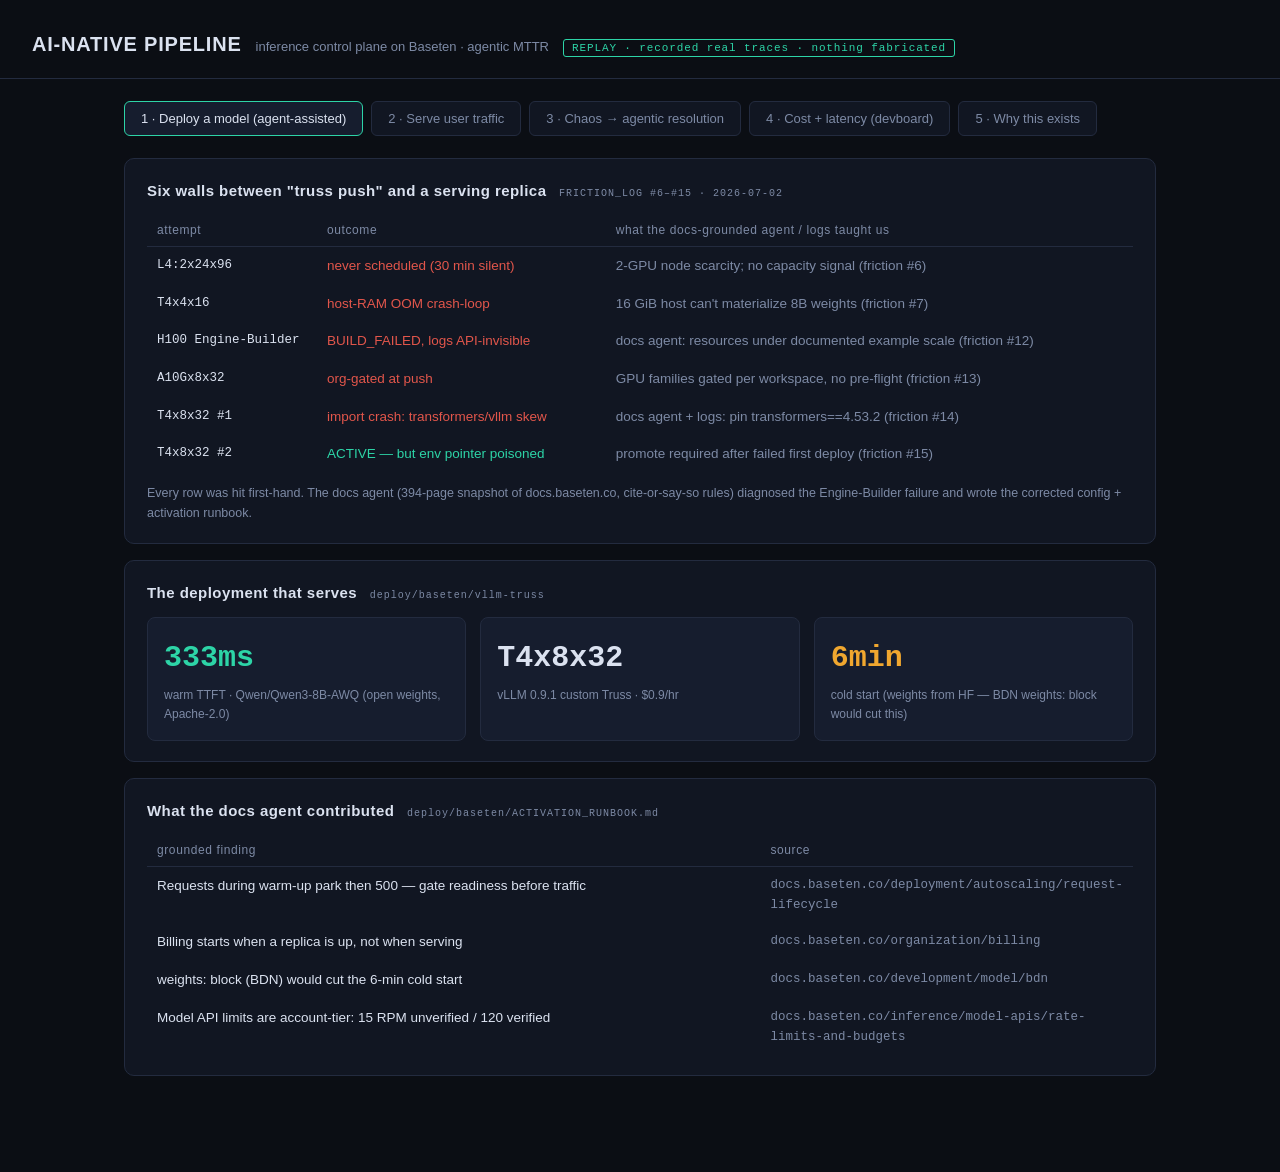
<file: replay/index.html>
<!DOCTYPE html>
<html lang="en">
<head>
<meta charset="utf-8">
<meta name="viewport" content="width=device-width, initial-scale=1">
<title>ai-native-pipeline · Baseten inference control plane — recorded replay</title>
<style>
  :root { --bg:#0b0e14; --panel:#111622; --panel2:#161d2e; --line:#232b3f;
          --text:#dbe2f0; --dim:#7d8aa5; --teal:#2dd4a7; --amber:#f0a72f;
          --red:#e2564b; --blue:#5a9cf0; --mono:"SF Mono",ui-monospace,Menlo,monospace; }
  * { box-sizing:border-box; margin:0; }
  body { background:var(--bg); color:var(--text);
         font:15px/1.6 -apple-system,"Segoe UI",Roboto,sans-serif; padding-bottom:80px; }
  header { padding:28px 32px 18px; border-bottom:1px solid var(--line);
           display:flex; align-items:baseline; gap:14px; flex-wrap:wrap; }
  header h1 { font-size:20px; font-weight:600; letter-spacing:.04em; }
  header .sub { color:var(--dim); font-size:13px; }
  .badge { font:11px var(--mono); color:var(--teal); border:1px solid var(--teal);
           border-radius:3px; padding:2px 8px; letter-spacing:.08em; }
  main { max-width:1080px; margin:0 auto; padding:0 24px; }
  nav { display:flex; gap:8px; margin:22px 0; flex-wrap:wrap; }
  nav button { background:var(--panel); color:var(--dim); border:1px solid var(--line);
               border-radius:6px; padding:9px 16px; font-size:13px; cursor:pointer; }
  nav button.on { color:var(--text); border-color:var(--teal); background:var(--panel2); }
  section { display:none; } section.on { display:block; }
  .card { background:var(--panel); border:1px solid var(--line); border-radius:10px;
          padding:20px 22px; margin-bottom:16px; }
  .card h2 { font-size:15px; font-weight:600; margin-bottom:12px; letter-spacing:.03em; }
  .card h2 .tag { font:10px var(--mono); color:var(--dim); margin-left:8px; letter-spacing:.1em; }
  table { width:100%; border-collapse:collapse; font-size:13.5px; }
  th { text-align:left; color:var(--dim); font-weight:500; padding:6px 10px;
       border-bottom:1px solid var(--line); font-size:12px; letter-spacing:.05em; }
  td { padding:8px 10px; border-bottom:1px solid var(--line); vertical-align:top; }
  tr:last-child td { border-bottom:none; }
  .mono { font-family:var(--mono); font-size:12.5px; }
  .ok{color:var(--teal)} .warn{color:var(--amber)} .bad{color:var(--red)} .dim{color:var(--dim)}
  .kpis { display:grid; grid-template-columns:repeat(auto-fit,minmax(200px,1fr)); gap:14px; }
  .kpi { background:var(--panel2); border:1px solid var(--line); border-radius:8px; padding:16px; }
  .kpi .v { font-size:30px; font-weight:650; font-family:var(--mono); }
  .kpi .l { color:var(--dim); font-size:12px; margin-top:4px; }
  .timeline { font-family:var(--mono); font-size:12.5px; }
  .timeline .row { display:flex; gap:14px; padding:5px 0; opacity:.15; transition:opacity .3s; }
  .timeline .row.lit { opacity:1; }
  .timeline .t { color:var(--dim); width:70px; text-align:right; flex:none; }
  .timeline .ev { width:110px; flex:none; font-weight:600; }
  .play { background:var(--teal); color:#06281e; border:none; border-radius:6px;
          padding:8px 18px; font-size:13px; font-weight:600; cursor:pointer; margin-bottom:12px; }
  .qa { background:var(--panel2); border:1px solid var(--line); border-radius:8px;
        padding:14px 16px; margin-bottom:12px; }
  .qa .q { color:var(--blue); font-size:13.5px; margin-bottom:6px; }
  .qa .a { margin-bottom:8px; }
  .qa .meta { font:11.5px var(--mono); color:var(--dim); }
  .note { color:var(--dim); font-size:12.5px; margin-top:10px; }
  a { color:var(--blue); text-decoration:none; }
  .arrowflow { font-family:var(--mono); font-size:12px; color:var(--dim); margin:8px 0 2px; }
</style>
</head>
<body>
<header>
  <h1>AI-NATIVE PIPELINE</h1>
  <span class="sub">inference control plane on Baseten · agentic MTTR</span>
  <span class="badge">REPLAY · recorded real traces · nothing fabricated</span>
</header>
<main>
<nav id="nav">
  <button data-s="s1" class="on">1 · Deploy a model (agent-assisted)</button>
  <button data-s="s2">2 · Serve user traffic</button>
  <button data-s="s3">3 · Chaos → agentic resolution</button>
  <button data-s="s4">4 · Cost + latency (devboard)</button>
  <button data-s="s5">5 · Why this exists</button>
</nav>

<section id="s1" class="on">
  <div class="card"><h2>Six walls between "truss push" and a serving replica <span class="tag">FRICTION_LOG #6–#15 · 2026-07-02</span></h2>
    <table id="attempts"><tr><th style="width:170px">attempt</th><th>outcome</th><th>what the docs-grounded agent / logs taught us</th></tr></table>
    <p class="note">Every row was hit first-hand. The docs agent (394-page snapshot of docs.baseten.co, cite-or-say-so rules) diagnosed the Engine-Builder failure and wrote the corrected config + activation runbook.</p>
  </div>
  <div class="card"><h2>The deployment that serves <span class="tag">deploy/baseten/vllm-truss</span></h2>
    <div class="kpis" id="finalkpis"></div>
  </div>
  <div class="card"><h2>What the docs agent contributed <span class="tag">deploy/baseten/ACTIVATION_RUNBOOK.md</span></h2>
    <table id="findings"><tr><th>grounded finding</th><th style="width:340px">source</th></tr></table>
  </div>
</section>

<section id="s2">
  <div class="card"><h2>The application: one OpenAI-compatible endpoint, two Baseten pools <span class="tag">LIVE · 2026-07-03</span></h2>
    <div class="arrowflow">client → router (policy · affinity · SLO telemetry · incident agent) → baseten-l4 (dedicated T4) | model-api-spill (serverless)</div>
    <div id="qa"></div>
    <p class="note">Same model name from the client's view; the router places each request by prefix affinity + cost + health. Economics headers (X-TTFT-Ms, X-Est-Cost…) ride every response — the same numbers the devboard shows.</p>
  </div>
</section>

<section id="s3">
  <div class="card"><h2>Control group: identical fault, agent off <span class="tag">chaos_drill_latency_20260702-201639.csv</span></h2>
    <div class="kpis"><div class="kpi"><div class="v bad">∞</div><div class="l">75s of +600ms on the live pool — never detected, never resolved. A human with a pager is the remediation plan.</div></div></div>
  </div>
  <div class="card"><h2>Agent on: degrade the dedicated cluster, watch the spill <span class="tag">chaos_drill_latency_20260703-154911.csv</span></h2>
    <button class="play" onclick="play(0)">▶ replay recorded drill</button>
    <div class="timeline" id="tl0"></div>
    <p class="note" id="tl0note"></p>
  </div>
  <div class="card"><h2>Error storm variant <span class="tag">chaos_drill_errors_20260703-155011.csv</span></h2>
    <button class="play" onclick="play(1)">▶ replay recorded drill</button>
    <div class="timeline" id="tl1"></div>
  </div>
  <div class="card"><h2>Incident ledger with the agent's own probe transcript <span class="tag">/v1/incidents · 2026-07-03</span></h2>
    <div id="incidents"></div>
  </div>
</section>

<section id="s4">
  <div class="card"><h2>Hero numbers <span class="tag">/v1/metrics/hero · live capture 2026-07-03</span></h2>
    <div class="kpis" id="hero"></div>
  </div>
  <div class="card"><h2>Per-pool latency vs the voice SLO <span class="tag">/v1/metrics/slo</span></h2>
    <table id="pools"><tr><th>pool</th><th>open-weight model</th><th>TTFT p50 / p99</th><th>TPOT p50 / p99</th><th>state</th></tr></table>
    <p class="note">SLO of record: TTFT p99 &lt; 500ms, TPOT p99 &lt; 60ms (voice tier). The spill pool trades p99 latency for zero provisioning and per-token cost — exactly the trade you want in a failover target.</p>
  </div>
</section>

<section id="s5">
  <div class="card"><h2>The one-sentence thesis</h2>
    <p>Once a model is deployed, production inference is won or lost on keeping it fast, reliable, and economical — this project makes that loop <em>agentic</em>: a docs-grounded agent de-risks deployment, and an SLO-driven agent turns cluster degradation into a nine-second self-healing non-event, with every number traceable to a CSV.</p>
  </div>
  <div class="card"><h2>Built and measured, not claimed</h2>
    <table>
      <tr><td>Health-aware routing, failover, quarantine/spill</td><td class="ok">demonstrated live on Baseten</td></tr>
      <tr><td>Measurable MTTR decline via self-serve incident management</td><td class="ok">∞ → 8.8–9.2s, recorded</td></tr>
      <tr><td>Cost/perf frontier (blended pools, per-token vs dedicated)</td><td class="ok">$2.17/Mtok, −27% vs single-pool</td></tr>
      <tr><td>Placement policy (region · compliance right-of-way)</td><td class="warn">built + unit-tested, demoed in sim</td></tr>
      <tr><td>Autoscaling (cold-start-aware, scale-to-zero)</td><td class="warn">sim + Baseten autoscaling API wired</td></tr>
      <tr><td>Release engine (canary/shadow/A-B, drain, probes)</td><td class="warn">built + tested, not yet live-wired</td></tr>
      <tr><td>16-entry first-hand deployment friction log</td><td class="ok">the PM research artifact</td></tr>
    </table>
  </div>
</section>
</main>
<script src="replay-data.js"></script>
<script>
const R = window.REPLAY;
document.querySelectorAll('#nav button').forEach(b => b.onclick = () => {
  document.querySelectorAll('#nav button').forEach(x => x.classList.remove('on'));
  document.querySelectorAll('section').forEach(x => x.classList.remove('on'));
  b.classList.add('on'); document.getElementById(b.dataset.s).classList.add('on');
});
const att = document.getElementById('attempts');
R.deploy.attempts.forEach(a => att.insertAdjacentHTML('beforeend',
  `<tr><td class="mono">${a.name}</td><td class="${a.outcome.includes('ACTIVE')?'ok':'bad'}">${a.outcome}</td><td class="dim">${a.lesson}</td></tr>`));
const f = R.deploy.final;
document.getElementById('finalkpis').innerHTML =
  `<div class="kpi"><div class="v ok">${f.warm_ttft_ms}ms</div><div class="l">warm TTFT · ${f.model}</div></div>`+
  `<div class="kpi"><div class="v">${f.instance}</div><div class="l">${f.engine} · $${f.usd_per_hour}/hr</div></div>`+
  `<div class="kpi"><div class="v warn">${Math.round(f.cold_start_s/60)}min</div><div class="l">cold start (weights from HF — BDN weights: block would cut this)</div></div>`;
const fd = document.getElementById('findings');
R.deploy.agent_findings.forEach(x => fd.insertAdjacentHTML('beforeend',
  `<tr><td>${x.finding}</td><td class="mono dim">${x.source}</td></tr>`));
const qa = document.getElementById('qa');
R.traffic.requests.forEach(r => qa.insertAdjacentHTML('beforeend',
  `<div class="qa"><div class="q">» ${r.prompt}</div><div class="a">${r.answer}</div>
   <div class="meta">served by <span class="ok">${r.replica}</span> · ${r.model} · TTFT ${r.ttft_ms}ms · ${r.tokens_per_sec} tok/s · $${r.cost_usd.toFixed(7)}/req</div></div>`));
const drills = R.chaos.drills;
function renderTl(i){
  const el = document.getElementById('tl'+i); el.innerHTML='';
  drills[i].timeline.forEach(r => el.insertAdjacentHTML('beforeend',
    `<div class="row"><span class="t">${r.t.toFixed(1)}s</span><span class="ev ${
      {inject:'bad',detected:'warn',quarantined:'warn',cleared:'dim',resolved:'ok'}[r.event]||''
    }">${r.event}</span><span class="dim">${r.detail}</span></div>`));
}
drills.forEach((_,i)=>renderTl(i));
function play(i){
  renderTl(i);
  const rows = document.querySelectorAll('#tl'+i+' .row');
  const tl = drills[i].timeline;
  const speed = 8;
  rows.forEach((row,k)=> setTimeout(()=>{ row.classList.add('lit');
    if(k===rows.length-1 && i===0) document.getElementById('tl0note').textContent =
      `During the quarantine window ${drills[0].spill_requests} user requests were served by ${drills[0].spill_target} — clients never saw the incident. MTTR ${drills[0].mttr_s}s, autonomous.`;
  }, tl[k].t*1000/speed));
}
const incEl = document.getElementById('incidents');
R.chaos.incidents.forEach(inc => incEl.insertAdjacentHTML('beforeend',
  `<div class="qa"><div class="meta"><span class="${inc.agent?'ok':'warn'}">${inc.id}</span> · MTTR ${inc.mttr_s}s · agent=${inc.agent}</div>
   <div style="margin:6px 0">${inc.title}</div>
   <div class="mono dim">${inc.actions.map(a=>'· '+a).join('<br>')}</div></div>`));
const h = R.stats.hero;
document.getElementById('hero').innerHTML =
  `<div class="kpi"><div class="v">$${h.blended_cost_per_mtok_usd}</div><div class="l">per 1M tokens, blended · ${h.cost_vs_single_pool_pct}% vs single-pool</div></div>`+
  `<div class="kpi"><div class="v ok">${h.mttr_rolling_s}s</div><div class="l">rolling MTTR, agent detect→resolve</div></div>`+
  `<div class="kpi"><div class="v bad">∞</div><div class="l">MTTR with the agent off (control group)</div></div>`;
const pt = document.getElementById('pools');
R.stats.pools.forEach(p => pt.insertAdjacentHTML('beforeend',
  `<tr><td class="mono">${p.id}</td><td>${p.model}<div class="dim" style="font-size:11.5px">${p.kind}</div></td>
   <td class="mono">${p.ttft_p50_ms} / ${p.ttft_p99_ms}ms</td><td class="mono">${p.tpot_p50_ms} / ${p.tpot_p99_ms}ms</td>
   <td class="${p.status==='healthy'?'ok':'warn'}">${p.status}</td></tr>`));
</script>
</body>
</html>
</file>
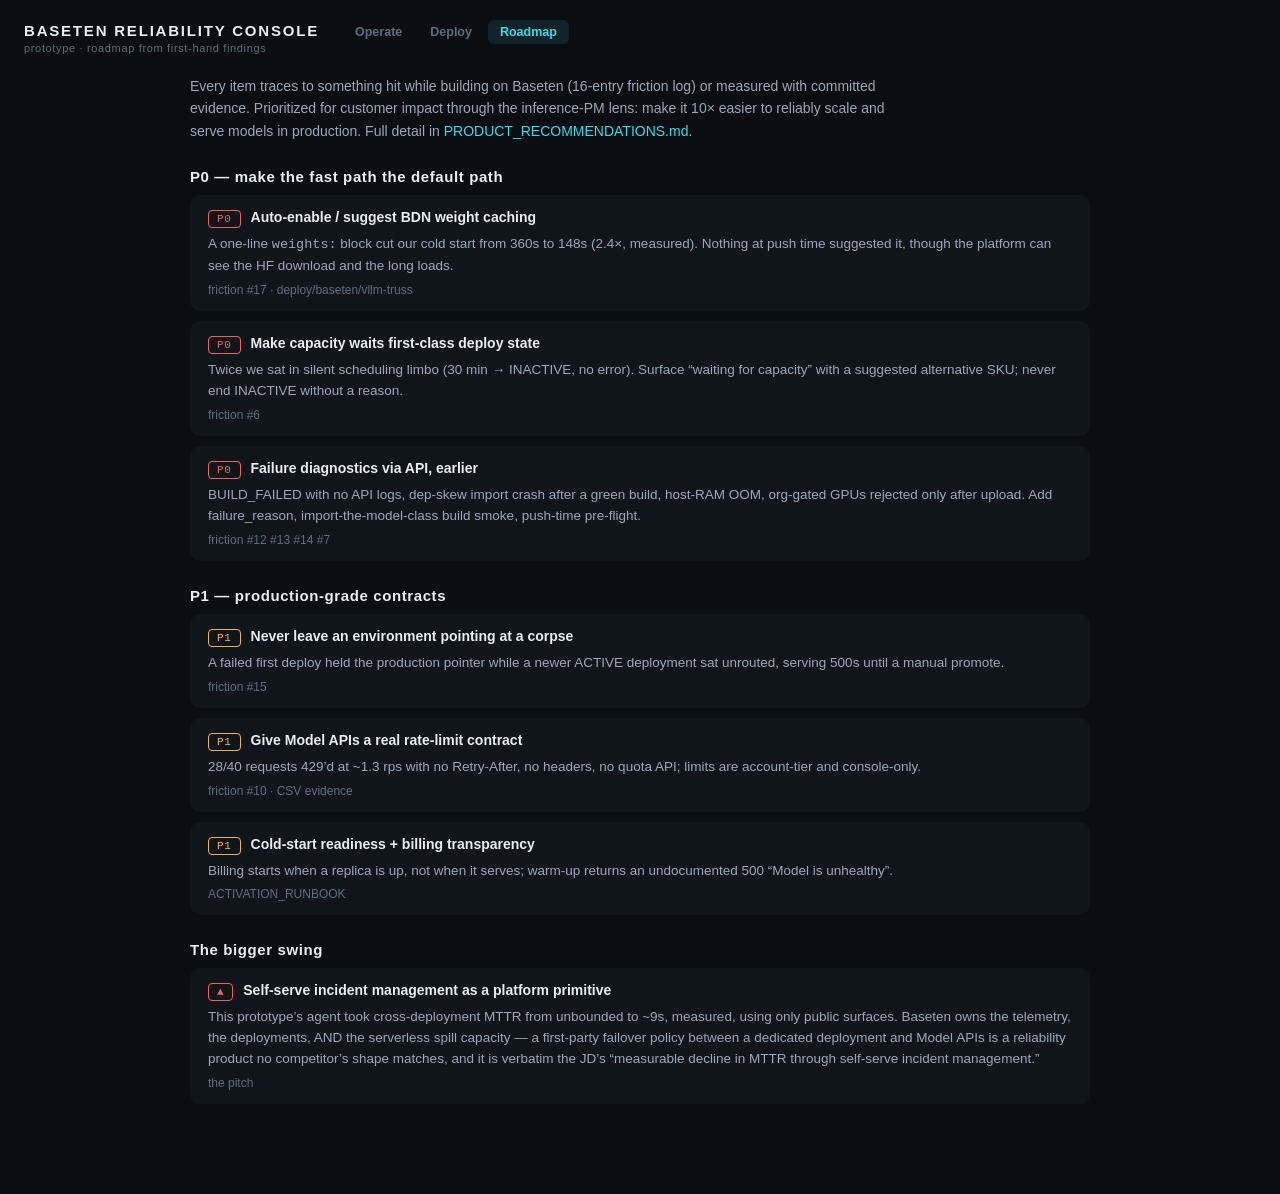
<file: roadmap.html>
<!DOCTYPE html>
<html lang="en">
<head>
<meta charset="UTF-8">
<meta name="viewport" content="width=device-width, initial-scale=1">
<title>Baseten Reliability Console — Roadmap</title>
<link rel="stylesheet" href="tokens.css">
<style>
  body { margin: 0; }
  .wrap { max-width: 940px; margin: 0 auto; padding: 0 20px 80px; }
  header.topbar { display: flex; align-items: baseline; gap: 16px; padding: 20px 24px; }
  .brand h1 { font-size: 15px; font-weight: 700; letter-spacing: .12em; text-transform: uppercase; margin: 0; }
  .brand .sub { font-size: var(--fs-micro); color: var(--text-3); letter-spacing: .06em; }
  .nav { display: flex; gap: 4px; margin-left: 8px; }
  .nav a { font-size: var(--fs-small); font-weight: 600; color: var(--text-3); text-decoration: none; padding: 5px 12px; border-radius: var(--r-sm); }
  .nav a.active { color: var(--accent); background: var(--accent-bg); }
  h2 { font-size: 15px; letter-spacing: .04em; margin: 26px 0 6px; }
  .lead { color: var(--text-2); font-size: 14px; line-height: 1.6; max-width: 720px; }
  .item { border: 1px solid var(--line); border-radius: 10px; padding: 14px 18px; margin: 10px 0; background: var(--panel); }
  .item .h { display: flex; align-items: baseline; gap: 10px; }
  .item .p { font: 11px var(--mono, monospace); padding: 2px 8px; border-radius: 4px; letter-spacing: .06em; }
  .p0 { color: var(--danger); border: 1px solid var(--danger); }
  .p1 { color: var(--warn); border: 1px solid var(--warn); }
  .p2 { color: var(--text-3); border: 1px solid var(--line); }
  .item h3 { font-size: 14px; margin: 0; font-weight: 600; }
  .item .body { color: var(--text-2); font-size: 13.5px; line-height: 1.55; margin-top: 6px; }
  .item .ev { color: var(--text-3); font-size: 12px; margin-top: 6px; }
  a.link { color: var(--accent); text-decoration: none; }
</style>
</head>
<body>
  <header class="topbar">
    <div class="brand"><h1>Baseten Reliability Console</h1><span class="sub">prototype · roadmap from first-hand findings</span></div>
    <nav class="nav"><a href="index.html">Operate</a><a href="deploy.html">Deploy</a><a class="active" href="roadmap.html">Roadmap</a></nav>
  </header>
  <div class="wrap">
    <p class="lead">Every item traces to something hit while building on Baseten
    (16-entry friction log) or measured with committed evidence. Prioritized
    for customer impact through the inference-PM lens: make it 10× easier to
    reliably scale and serve models in production. Full detail in
    <a class="link" href="https://github.com/vsiwach/baseten-mvp/blob/main/docs/PRODUCT_RECOMMENDATIONS.md">PRODUCT_RECOMMENDATIONS.md</a>.</p>

    <h2>P0 — make the fast path the default path</h2>
    <div id="p0"></div>
    <h2>P1 — production-grade contracts</h2>
    <div id="p1"></div>
    <h2>The bigger swing</h2>
    <div id="swing"></div>
  </div>
<script>
const items = {
  p0: [
    ["Auto-enable / suggest BDN weight caching", "A one-line <code>weights:</code> block cut our cold start from 360s to 148s (2.4×, measured). Nothing at push time suggested it, though the platform can see the HF download and the long loads.", "friction #17 · deploy/baseten/vllm-truss"],
    ["Make capacity waits first-class deploy state", "Twice we sat in silent scheduling limbo (30 min → INACTIVE, no error). Surface “waiting for capacity” with a suggested alternative SKU; never end INACTIVE without a reason.", "friction #6"],
    ["Failure diagnostics via API, earlier", "BUILD_FAILED with no API logs, dep-skew import crash after a green build, host-RAM OOM, org-gated GPUs rejected only after upload. Add failure_reason, import-the-model-class build smoke, push-time pre-flight.", "friction #12 #13 #14 #7"],
  ],
  p1: [
    ["Never leave an environment pointing at a corpse", "A failed first deploy held the production pointer while a newer ACTIVE deployment sat unrouted, serving 500s until a manual promote.", "friction #15"],
    ["Give Model APIs a real rate-limit contract", "28/40 requests 429’d at ~1.3 rps with no Retry-After, no headers, no quota API; limits are account-tier and console-only.", "friction #10 · CSV evidence"],
    ["Cold-start readiness + billing transparency", "Billing starts when a replica is up, not when it serves; warm-up returns an undocumented 500 “Model is unhealthy”.", "ACTIVATION_RUNBOOK"],
  ],
  swing: [
    ["Self-serve incident management as a platform primitive", "This prototype’s agent took cross-deployment MTTR from unbounded to ~9s, measured, using only public surfaces. Baseten owns the telemetry, the deployments, AND the serverless spill capacity — a first-party failover policy between a dedicated deployment and Model APIs is a reliability product no competitor’s shape matches, and it is verbatim the JD’s “measurable decline in MTTR through self-serve incident management.”", "the pitch"],
  ],
};
const P = { p0: "P0", p1: "P1", swing: "▲" };
const cls = { p0: "p0", p1: "p1", swing: "p0" };
for (const [k, list] of Object.entries(items)) {
  document.getElementById(k).innerHTML = list.map(([t, b, ev]) =>
    `<div class="item"><div class="h"><span class="p ${cls[k]}">${P[k]}</span><h3>${t}</h3></div>
     <div class="body">${b}</div><div class="ev">${ev}</div></div>`).join("");
}
</script>
</body>
</html>
</file>
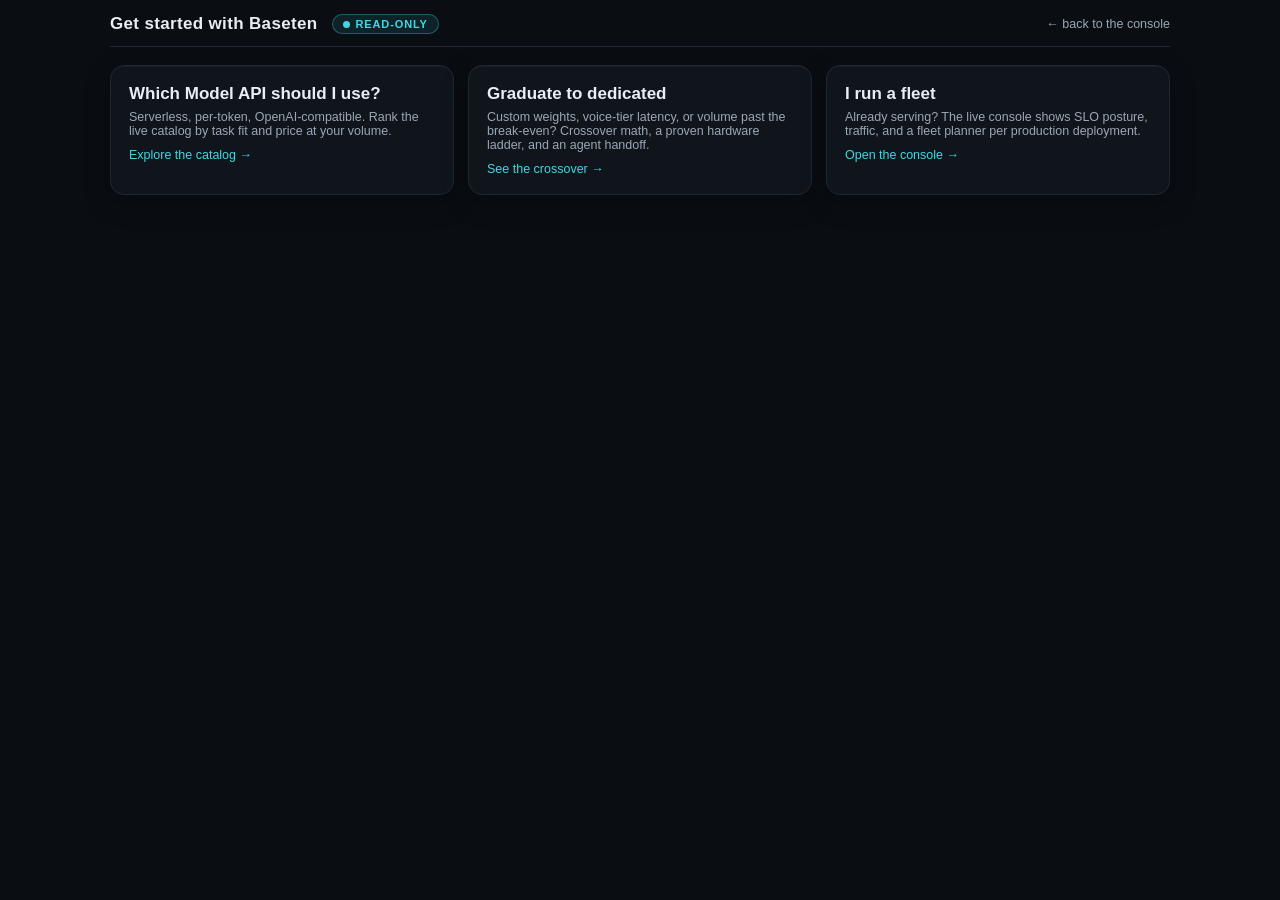
<file: console-live/onboard.html>
<!doctype html>
<html lang="en">
<head>
<meta charset="utf-8">
<meta name="viewport" content="width=device-width, initial-scale=1">
<title>Get started with Baseten — onboarding</title>
<link rel="stylesheet" href="tokens.css">
<style>
  /* Page-level overrides + utilities on top of tokens.css (same pattern as index.html) */
  body { overflow: auto; }
  .wrap { max-width: 1100px; margin: 0 auto; padding: 0 20px 80px; }

  header.top {
    position: sticky; top: 0; z-index: 10;
    background: var(--bg); border-bottom: 1px solid var(--stroke);
    padding: 14px 0 12px;
  }
  .top-row { display: flex; align-items: center; gap: 14px; flex-wrap: wrap; }
  .top-row h1 { font-size: var(--fs-h1); font-weight: 700; letter-spacing: 0.02em; }
  .top-row .spacer { flex: 1; }
  .top-row a.back { color: var(--text-2); font-size: var(--fs-small); text-decoration: none; }
  .top-row a.back:hover { color: var(--accent); }

  .notice {
    padding: 8px 12px; margin: 12px 0; border-radius: var(--r-sm);
    background: var(--warn-bg); border: 1px solid rgba(240,179,78,.3);
    color: var(--warn); font-size: var(--fs-small);
  }
  .keyrow { padding: 14px 16px; margin: 14px 0; }
  .keyrow p { color: var(--text-2); font-size: var(--fs-small); margin-bottom: 10px; }
  .keyrow form { display: flex; gap: 10px; }
  .keyrow input {
    flex: 1; max-width: 420px; background: var(--panel-2); border: 1px solid var(--stroke-hi);
    border-radius: var(--r-sm); color: var(--text); padding: 8px 10px;
    font-family: var(--font-mono); font-size: var(--fs-small);
  }
  .keyrow input:focus { outline: none; border-color: var(--accent-dim); }

  .doors { display: grid; gap: var(--gap); margin: 18px 0;
           grid-template-columns: repeat(auto-fit, minmax(280px, 1fr)); }
  .door { display: block; padding: 18px; text-decoration: none; color: var(--text);
          transition: border-color .15s ease; }
  .door:hover { border-color: var(--accent-dim); }
  .door h2 { font-size: var(--fs-h1); margin-bottom: 6px; }
  .door p { color: var(--text-2); font-size: var(--fs-small); }
  .door .go { display: block; margin-top: 10px; color: var(--accent); font-size: var(--fs-small); }

  section.leg { margin-top: 22px; }
  .leg-panel { padding: 18px; margin-bottom: var(--gap); }
  .leg-panel h2 { font-size: var(--fs-h1); margin-bottom: 4px; }
  .leg-panel h3 { font-size: var(--fs-body); margin-bottom: 6px; }
  .leg-panel > p.sub { color: var(--text-2); font-size: var(--fs-small); margin-bottom: 12px; }

  .chip-row { display: flex; gap: 8px; flex-wrap: wrap; align-items: center; margin: 8px 0 12px; }
  .chip-row .label { margin-right: 4px; }
  .chip-btn {
    font-family: var(--font-ui); font-size: var(--fs-small); font-weight: 600;
    color: var(--text-2); background: var(--panel-2);
    border: 1px solid var(--stroke-hi); border-radius: 999px;
    padding: 5px 14px; cursor: pointer;
  }
  .chip-btn:hover { color: var(--text); border-color: var(--accent-dim); }
  .chip-btn.on { color: var(--accent); background: var(--accent-bg); border-color: var(--accent-line); }

  .vol-row { display: flex; gap: 14px; flex-wrap: wrap; align-items: flex-end; margin: 8px 0 12px; }
  .vol-row .field { display: flex; flex-direction: column; gap: 4px; }
  .vol-row input {
    width: 120px; background: var(--panel-2); border: 1px solid var(--stroke-hi);
    border-radius: var(--r-sm); color: var(--text); padding: 6px 8px;
    font-family: var(--font-mono); font-size: var(--fs-small);
  }
  .vol-row input:focus { outline: none; border-color: var(--accent-dim); }
  .vol-computed { color: var(--text-2); font-size: var(--fs-small); }
  .vol-computed .num { color: var(--text); }

  .fallback-banner {
    padding: 8px 12px; margin: 10px 0; border-radius: var(--r-sm);
    background: var(--warn-bg); border: 1px solid rgba(240,179,78,.3);
    color: var(--warn); font-size: var(--fs-small);
  }
  .amber-note {
    padding: 8px 12px; margin: 10px 0; border-radius: var(--r-sm);
    background: var(--warn-bg); border: 1px solid rgba(240,179,78,.3);
    color: var(--warn); font-size: var(--fs-small);
  }
  .amber-note a { color: var(--warn); }

  table.tbl { width: 100%; border-collapse: collapse; font-size: var(--fs-small); margin-top: 10px; }
  table.tbl th {
    text-align: left; padding: 6px 8px; border-bottom: 1px solid var(--stroke-hi);
    font-size: var(--fs-micro); font-weight: 600; letter-spacing: .09em;
    text-transform: uppercase; color: var(--text-3);
  }
  table.tbl td { padding: 7px 8px; border-bottom: 1px solid var(--stroke); vertical-align: top; }
  table.tbl tr.pickable:hover td { background: var(--panel-3); }
  table.tbl tr.picked td { background: var(--accent-bg); }
  table.tbl .modelname { font-weight: 600; }
  table.tbl .slug { color: var(--text-3); font-size: var(--fs-micro); }
  table.tbl .feat { color: var(--text-3); font-size: var(--fs-micro); }
  tr.mathrow td {
    background: var(--panel-2); font-family: var(--font-mono);
    font-size: var(--fs-micro); color: var(--text-2); white-space: pre-line;
  }
  .linklike {
    background: none; border: none; color: var(--accent); cursor: pointer;
    font-size: var(--fs-small); padding: 0; text-decoration: underline;
  }

  .snippets { margin-top: 14px; }
  .tabs { display: flex; gap: 8px; margin-bottom: 8px; }
  .tab {
    font-size: var(--fs-small); font-weight: 600; color: var(--text-2);
    background: var(--panel-2); border: 1px solid var(--stroke-hi);
    border-radius: var(--r-sm) var(--r-sm) 0 0; padding: 6px 14px; cursor: pointer;
  }
  .tab.on { color: var(--accent); border-color: var(--accent-line); background: var(--accent-bg); }
  pre.code {
    background: var(--panel-2); border: 1px solid var(--stroke-hi);
    border-radius: var(--r-sm); padding: 12px; overflow-x: auto;
    font-family: var(--font-mono); font-size: var(--fs-small); line-height: 1.5;
    white-space: pre-wrap; word-break: break-word;
  }
  .foot-src { color: var(--text-3); font-size: 10px; font-family: var(--font-mono); margin-top: 8px; }

  .xover-controls { display: flex; gap: 14px; flex-wrap: wrap; align-items: flex-end; margin-bottom: 10px; }
  .xover-controls select {
    background: var(--panel-2); border: 1px solid var(--stroke-hi);
    border-radius: var(--r-sm); color: var(--text-2); padding: 6px 8px;
    font-size: var(--fs-small); font-family: var(--font-ui); max-width: 340px;
  }
  svg.xover { display: block; max-width: 100%; margin-top: 6px; }

  ul.ladder, ol.steps { margin: 8px 0 0 18px; color: var(--text-2); font-size: var(--fs-small); }
  ul.ladder li, ol.steps li { margin-bottom: 8px; line-height: 1.5; }
  .inline-err { color: var(--danger); font-size: var(--fs-small); }
  .copy-ok { color: var(--ok); font-size: var(--fs-micro); margin-left: 8px; }
</style>
</head>
<body>
<div class="wrap">
  <header class="top">
    <div class="top-row">
      <h1>Get started with Baseten</h1>
      <span class="chip chip-accent" id="modeChip"><span class="dot"></span>read-only</span>
      <span class="spacer"></span>
      <a class="back" href="/">← back to the console</a>
    </div>
  </header>

  <div id="notice" class="notice" hidden></div>

  <section id="keyRow" class="panel keyrow" hidden>
    <p>Paste a Baseten API key to fetch live data. It is held in memory only —
       never stored, never put in a URL — and sent solely to this page's proxy
       as a request header. Any Baseten key works for the Model API catalog
       (Bearer); instance prices need a <strong>management</strong> key.</p>
    <form id="keyForm">
      <input type="password" id="keyInput" placeholder="Baseten API key" autocomplete="off" required>
      <button class="btn primary" type="submit">Use key</button>
    </form>
  </section>

  <div class="doors" id="doors">
    <a class="panel door" href="#explore">
      <h2>Which Model API should I use?</h2>
      <p>Serverless, per-token, OpenAI-compatible. Rank the live catalog by
         task fit and price at your volume.</p>
      <span class="go">Explore the catalog →</span>
    </a>
    <a class="panel door" href="#dedicated">
      <h2>Graduate to dedicated</h2>
      <p>Custom weights, voice-tier latency, or volume past the break-even?
         Crossover math, a proven hardware ladder, and an agent handoff.</p>
      <span class="go">See the crossover →</span>
    </a>
    <a class="panel door" href="/">
      <h2>I run a fleet</h2>
      <p>Already serving? The live console shows SLO posture, traffic, and a
         fleet planner per production deployment.</p>
      <span class="go">Open the console →</span>
    </a>
  </div>

  <!-- ============ LEG 1: explore the Model API catalog ============ -->
  <section class="leg" id="explore" hidden>
    <div class="panel leg-panel">
      <h2>Which Model API should I use?</h2>
      <p class="sub">Pick a task and tier, state your volume, then load the live
         catalog — every price on this page names its API call and time.</p>

      <div class="chip-row" id="taskChips">
        <span class="label">task</span>
        <button class="chip-btn" data-task="chat">chat</button>
        <button class="chip-btn" data-task="code">code</button>
        <button class="chip-btn" data-task="reasoning">reasoning</button>
        <button class="chip-btn" data-task="long-context">long-context</button>
        <button class="chip-btn" data-task="vision">vision</button>
      </div>
      <div class="chip-row" id="tierChips">
        <span class="label">latency tier</span>
        <button class="chip-btn" data-tier="voice">voice</button>
        <button class="chip-btn" data-tier="interactive">interactive</button>
        <button class="chip-btn" data-tier="batch">batch</button>
      </div>
      <div class="amber-note" id="voiceNote" hidden>
        Voice tier needs pinned dedicated capacity — Model APIs share capacity and
        rate limits. Measured warm TTFT 300–333 ms on T4x8x32
        (evals/mcp-deploy/PHASE1_EVIDENCE.md, 2026-07-04).
        <a href="#dedicated">Graduate to dedicated →</a>
      </div>

      <div class="vol-row">
        <span class="label">volume</span>
        <span class="field"><span class="label">requests/day</span>
          <input type="number" min="0" id="reqDay" value="1000"></span>
        <span class="field"><span class="label">avg prompt tokens</span>
          <input type="number" min="0" id="tokIn" value="750"></span>
        <span class="field"><span class="label">avg completion tokens</span>
          <input type="number" min="0" id="tokOut" value="250"></span>
        <span class="vol-computed" id="volLine"></span>
      </div>

      <button class="btn primary" id="loadCatalogBtn">Load live catalog</button>
      <div class="fallback-banner" id="catalogBanner" hidden></div>
      <div id="catalogWrap"></div>

      <div class="snippets" id="snippetCard" hidden>
        <h3>Call <span class="mono" id="snippetSlug"></span></h3>
        <div class="tabs" id="snippetTabs">
          <button class="tab on" data-snip="curl">curl</button>
          <button class="tab" data-snip="python">OpenAI python</button>
        </div>
        <pre class="code" id="snippetCode"></pre>
        <div class="foot-src">snippets from skills/baseten-onboard/references/handoff-template.md ·
          set $BASETEN_API_KEY yourself — this page never echoes your key</div>
      </div>
    </div>
  </section>

  <!-- ============ LEG 2: graduate to dedicated ============ -->
  <section class="leg" id="dedicated" hidden>
    <div class="panel leg-panel">
      <h2>Graduate to dedicated — is it worth it at your volume?</h2>
      <p class="sub">Inherits your leg-1 inputs (edit them here, both legs stay in
         sync). Dedicated floor uses the selected SKU's live $/min; serverless
         uses the live blended $/Mtok of your selected (or top-ranked) model.</p>

      <div class="vol-row">
        <span class="label">your inputs</span>
        <span class="field"><span class="label">requests/day</span>
          <input type="number" min="0" id="reqDay2" value="1000"></span>
        <span class="field"><span class="label">avg prompt tokens</span>
          <input type="number" min="0" id="tokIn2" value="750"></span>
        <span class="field"><span class="label">avg completion tokens</span>
          <input type="number" min="0" id="tokOut2" value="250"></span>
        <span class="vol-computed" id="volLine2"></span>
      </div>

      <div class="xover-controls">
        <span class="field"><span class="label">SKU (live prices — management key)</span>
          <select id="skuSel"><option value="">fetch live data first</option></select></span>
        <span class="field"><span class="label">warm hours/month (H)</span>
          <input type="number" min="1" id="hoursInp" value="730" style="width:90px;
            background:var(--panel-2);border:1px solid var(--stroke-hi);border-radius:var(--r-sm);
            color:var(--text);padding:6px 8px;font-family:var(--font-mono);font-size:var(--fs-small);"></span>
        <button class="btn primary" id="loadDedicatedBtn">Fetch live data</button>
      </div>
      <div class="fallback-banner" id="xoverBanner" hidden></div>
      <div id="crossoverWrap"></div>
      <div class="amber-note" id="closeNote" hidden></div>
    </div>

    <div class="panel leg-panel" id="ladderCard">
      <h2>Hardware ladder (8B-class; re-rank live for other sizes)</h2>
      <p class="sub">From skills/baseten-onboard/references/decision-table.md — proven
         SKUs over theoretically-optimal ones.</p>
      <ul class="ladder">
        <li><strong>1 · T4x8x32</strong> — proven end-to-end in this repo:
          schedulable, 16 GiB VRAM fits 8B-AWQ + 4k KV, warm TTFT 300–333 ms,
          activation→ready 114 s warm-cache, cold <span class="mono">model.load()</span>
          148 s with the BDN weights block (evidence: evals/mcp-deploy/PHASE1_EVIDENCE.md
          + docs/FRICTION_LOG.md #17; price: fetch live above).</li>
        <li><strong>2 · L4-class</strong> — more VRAM / newer; <em>verify
          schedulability in your org first</em>.</li>
        <li><strong>3 · A10G</strong> — <span style="color:var(--warn)">known
          org-gating risk</span>: rejected at <span class="mono">truss push</span>,
          not at config validation (friction #13). Only take with a fallback ranked.</li>
        <li><strong>Avoid</strong> single-T4 SKUs with ≤16 GiB <em>system</em> RAM
          for 8B — host-OOM crash-loop observed (friction #7).</li>
      </ul>
      <h3 style="margin-top:12px">Config non-negotiables</h3>
      <ul class="ladder">
        <li><span class="mono">weights:</span> BDN block — measured 360 s → 148 s
          cold start, 2.4× (friction #17).</li>
        <li>Fully pinned requirements — unpinned transformers caused an import-time
          crash-loop with green builds (friction #14:
          <span class="mono">vllm==0.9.1</span> needs
          <span class="mono">transformers==4.53.2</span>).</li>
        <li>Org-gating means: rank a fallback, never promise a SKU before push
          succeeds (friction #13).</li>
      </ul>
    </div>

    <div class="panel leg-panel" id="handoffCard">
      <h2>This console does not deploy models. Deployment is executed by your AI
          agent using the baseten-onboard skill + Baseten MCP — below is
          everything it needs.</h2>
      <ol class="steps">
        <li>Claude Desktop → Settings → Connectors → add
          <span class="mono">https://api.baseten.co/mcp</span>
          (key from <span class="mono">app.baseten.co/settings/api_keys</span>)</li>
        <li><span class="mono">npx skills add vsiwach/baseten-mvp</span></li>
      </ol>

      <div class="vol-row" style="margin-top:14px">
        <span class="field"><span class="label">custom weights?</span>
          <label style="color:var(--text-2);font-size:var(--fs-small)">
            <input type="checkbox" id="cwChk"> yes — HF repo:</label></span>
        <span class="field"><span class="label">hf repo (if custom)</span>
          <input type="text" id="repoInp" placeholder="org/model" style="width:220px"></span>
        <span class="field"><span class="label">monthly budget ceiling $</span>
          <input type="number" min="0" id="budgetInp" value="50"></span>
        <span class="field"><span class="label">session spend ceiling $</span>
          <input type="number" min="0" id="sessionInp" value="1"></span>
      </div>

      <div class="tabs" id="promptTabs" style="margin-top:10px">
        <button class="tab on" data-ptab="desktop">Claude Desktop</button>
        <button class="tab" data-ptab="code">Claude Code</button>
      </div>
      <pre class="code" id="promptPre"></pre>
      <button class="btn" id="copyBtn">Copy</button><span class="copy-ok" id="copyOk"></span>
    </div>

    <div class="panel leg-panel">
      <h2>When the agent finishes</h2>
      <p class="sub">The skill's last step hands you a deep link:
        <span class="mono">https://baseten-reliability-console.vercel.app/?model=&lt;model_id&gt;</span> —
        it opens the fleet console focused on your new deployment's card (outlined
        for a few seconds), with live SLO posture, traffic, and gated manage
        actions. One workload's metrics live on Baseten's own dashboard
        (<span class="mono">app.baseten.co/models/&lt;model_id&gt;/overview</span>);
        the console earns its keep when you run more than one, or hold an SLO.</p>
    </div>
  </section>
</div>

<script>
'use strict';
(() => {
  // ---- state (key lives only in this closure, same discipline as index.html) ----
  let apiKey = null;
  let pendingAfterKey = null;   // continuation waiting for a key
  let catalog = null;           // { rows, source:'live'|'snapshot', fetchedAt, snapshotAt, error }
  let instances = null;         // { list:[{name,usdPerMin,gpu,gpuCount}], fetchedAt, error }
  let openMath = new Set();     // row indexes with the math row expanded
  let snipTab = 'curl';
  let promptTab = 'desktop';

  const DAYS_PER_MONTH = 30;    // documented assumption for requests/day → tokens/month
  const state = {
    task: 'chat', tier: 'interactive',
    reqPerDay: 1000, promptTok: 750, completionTok: 250,
    hours: 730, budget: 50, session: 1,
    customWeights: false, customRepo: '',
    model: null,                // selected catalog row
    skuName: 'T4x8x32',
  };

  const $ = (id) => document.getElementById(id);
  const esc = (s) => String(s).replace(/[&<>"']/g, (ch) =>
    ({ '&': '&amp;', '<': '&lt;', '>': '&gt;', '"': '&quot;', "'": '&#39;' }[ch]));
  const loc = typeof location !== 'undefined' ? location : { hash: '' };
  const hhmm = (d) => `${String(d.getHours()).padStart(2, '0')}:${String(d.getMinutes()).padStart(2, '0')}`;
  const fmtTok = (v) => v >= 1e12 ? (v / 1e12).toFixed(v < 1e13 ? 1 : 0) + 'T'
    : v >= 1e9 ? (v / 1e9).toFixed(v < 1e10 ? 1 : 0) + 'B'
    : v >= 1e6 ? (v / 1e6).toFixed(v < 1e7 ? 1 : 0) + 'M'
    : v >= 1e3 ? (v / 1e3).toFixed(0) + 'k' : String(Math.round(v));
  const fmtUsd = (v) => v === 0 ? '$0'
    : '$' + (v >= 100 ? v.toFixed(0) : v >= 1 ? v.toFixed(2) : v.toFixed(4));

  // ---- volume / derived ----
  const tokensPerMonth = () =>
    state.reqPerDay * DAYS_PER_MONTH * (state.promptTok + state.completionTok);
  const promptTokensPerMonth = () => state.reqPerDay * DAYS_PER_MONTH * state.promptTok;
  const completionTokensPerMonth = () => state.reqPerDay * DAYS_PER_MONTH * state.completionTok;
  // ratio derived from the two token inputs; falls back to the skill default 3.0
  const ratio = () => {
    const r = state.promptTok / state.completionTok;
    return Number.isFinite(r) && r > 0 ? r : 3.0;
  };

  // ---- crossover math — MUST reproduce skills/baseten-onboard/scripts/crossover.py
  //      exactly (self-test vector asserted in test/onboard_flow_test.mjs) ----
  function blendedUsdPerMtok(pPrompt, pCompletion, r) {
    return (r * pPrompt + pCompletion) / (r + 1.0);
  }
  function crossoverCompute(inp) {
    const r = inp.prompt_completion_ratio !== undefined ? Number(inp.prompt_completion_ratio) : 3.0;
    const blended = blendedUsdPerMtok(
      Number(inp.model_api_usd_per_mtok_prompt),
      Number(inp.model_api_usd_per_mtok_completion), r);
    const floor = Number(inp.instance_usd_per_min) * 60.0 *
      Number(inp.utilization_hours_per_month);
    return {
      blended_usd_per_mtok: blended,
      dedicated_floor_usd_per_month: floor,
      break_even_tokens_per_month: (floor / blended) * 1_000_000,
    };
  }

  // ---- proxy client ----
  // Client-side 12 s cap (proxy's own upstream timeout is 10 s): a blackholed
  // connect must still resolve into the snapshot-fallback path, never a hang.
  const fetchOpts = () => {
    const o = { headers: { 'x-baseten-api-key': apiKey } };
    if (typeof AbortSignal !== 'undefined' && AbortSignal.timeout) o.signal = AbortSignal.timeout(12000);
    return o;
  };
  async function fetchProxy(qs) {
    const res = await fetch('/api/baseten?' + qs, fetchOpts());
    if (!res.ok) {
      let msg = 'HTTP ' + res.status;
      try { const b = await res.json(); if (b && b.error) msg += ' — ' + b.error; } catch {}
      throw new Error(msg);
    }
    return res.json();
  }

  // Lazy key request: a leg's fetch button calls needKey(continuation); if no
  // key is present the key panel appears and the continuation runs on submit.
  function needKey(cont) {
    if (apiKey) return cont();
    pendingAfterKey = cont;
    $('keyRow').hidden = false;
    $('keyInput').focus();
  }

  // ---- catalog (leg 1) ----
  // Live shape (settled, verified 2026-07-05): items {id, name, description,
  // context_length, max_completion_tokens, quantization, pricing:{prompt,
  // completion, image}} — pricing strings are USD PER TOKEN → ×1e6 for $/Mtok.
  function normalizeLive(json) {
    const items = json.data || json.models || [];
    return items.map((it) => ({
      slug: it.id, name: it.name || it.id, description: it.description || '',
      context_length: it.context_length != null ? Number(it.context_length) : null,
      in: Number((it.pricing || {}).prompt) * 1e6,
      out: Number((it.pricing || {}).completion) * 1e6,
      features: (it.supported_features || [])
        .concat((it.pricing || {}).image != null ? ['vision'] : []),
    })).filter((r) => Number.isFinite(r.in) && Number.isFinite(r.out));
  }
  function normalizeSnapshot(snap) {
    return (snap.models || []).map((m) => ({
      slug: m.slug, name: m.name, description: '',
      context_length: m.context_length != null ? Number(m.context_length) : null,
      in: Number(m.usd_per_1m_prompt), out: Number(m.usd_per_1m_completion),
      features: m.supported_features || [],
    }));
  }

  // Task-fit heuristic (documented): score each model against the chosen task
  // using ONLY name/description/feature keywords + context_length:
  //   chat         — every model qualifies (+1 baseline); price breaks ties
  //   code         — +2 if /code|coder/i in name/slug/description; +1 for 'tools' feature
  //   reasoning    — +2 if 'reasoning' feature; +1 if /reason/i in text
  //   long-context — +2 if context_length ≥ 200k; +1 if ≥ 128k
  //   vision       — +3 if 'vision' feature or /vision|image|multimodal/i in text;
  //                  models without it score 0 and sink to the bottom
  // Rank: fit score desc, then blended $/Mtok (at the derived ratio) asc.
  function fitScore(row, task) {
    const hay = `${row.slug} ${row.name} ${row.description}`.toLowerCase();
    const feats = row.features.map((f) => String(f).toLowerCase());
    if (task === 'code') return (/(code|coder)/.test(hay) ? 2 : 0) + (feats.includes('tools') ? 1 : 0) + 1;
    if (task === 'reasoning') return (feats.includes('reasoning') ? 2 : 0) + (/reason/.test(hay) ? 1 : 0) + 1;
    if (task === 'long-context') {
      return (row.context_length >= 200000 ? 2 : row.context_length >= 128000 ? 1 : 0) + 1;
    }
    if (task === 'vision') {
      return (feats.includes('vision') || /vision|image|multimodal/.test(hay)) ? 3 : 0;
    }
    return 1; // chat
  }
  const blendedOf = (row) => blendedUsdPerMtok(row.in, row.out, ratio());
  function rankedRows() {
    if (!catalog) return [];
    return catalog.rows
      .map((row) => ({ row, fit: fitScore(row, state.task), blended: blendedOf(row) }))
      .sort((a, b) => b.fit - a.fit || a.blended - b.blended);
  }
  const estMonthly = (row) =>
    (promptTokensPerMonth() * row.in + completionTokensPerMonth() * row.out) / 1e6;

  async function loadSnapshotCatalog(err) {
    const res = await fetch('/data/model-apis-snapshot.json');
    const snap = await res.json();
    catalog = { rows: normalizeSnapshot(snap), source: 'snapshot',
      snapshotAt: snap.fetched_at, error: err };
  }
  async function loadCatalog() {
    return new Promise((resolve) => needKey(async () => {
      try {
        const json = await fetchProxy('host=inference&path=models');
        catalog = { rows: normalizeLive(json), source: 'live', fetchedAt: new Date() };
      } catch (err) {
        try { await loadSnapshotCatalog(err.message); }
        catch (e2) { catalog = null; showNotice('catalog unavailable: ' + err.message + ' / snapshot: ' + e2.message); }
      }
      renderCatalog();
      resolve();
    }));
  }

  function catalogSourceLine() {
    return catalog.source === 'live'
      ? `source: GET inference.baseten.co/v1/models via this proxy at ${hhmm(catalog.fetchedAt)}`
      : `source: data/model-apis-snapshot.json (fetched_at ${catalog.snapshotAt})`;
  }

  function mathRowText(row) {
    const r = ratio();
    const blended = blendedOf(row);
    const pM = promptTokensPerMonth(), cM = completionTokensPerMonth();
    return `blended = (R×in + out)/(R+1) = (${r.toFixed(1)}×$${row.in.toFixed(4)} + $${row.out.toFixed(4)})/${(r + 1).toFixed(1)} = $${blended.toFixed(4)}/Mtok
est/month = (prompt ${fmtTok(pM)} × $${row.in.toFixed(4)} + completion ${fmtTok(cM)} × $${row.out.toFixed(4)}) / 1M = ${fmtUsd(estMonthly(row))}
${catalogSourceLine()}`;
  }

  function renderCatalog() {
    const banner = $('catalogBanner');
    if (!catalog) { $('catalogWrap').innerHTML = ''; return; }
    if (catalog.source === 'snapshot') {
      banner.textContent = `snapshot from ${catalog.snapshotAt} — refresh via the ` +
        `baseten-onboard skill; live fetch failed: ${catalog.error}`;
      banner.hidden = false;
    } else {
      banner.hidden = true;
    }
    // All-or-nothing per table: every number below comes from ONE source
    // (live fetch or the snapshot), never a mix.
    const rows = rankedRows();
    const body = rows.map(({ row, fit, blended }, i) => {
      const picked = state.model && state.model.slug === row.slug;
      const main = `<tr class="pickable${picked ? ' picked' : ''}" data-i="${i}">
        <td><span class="modelname">${esc(row.name)}</span><br><span class="slug mono">${esc(row.slug)}</span></td>
        <td class="num">$${row.in.toFixed(2)}</td>
        <td class="num">$${row.out.toFixed(2)}</td>
        <td class="num">${row.context_length ? fmtTok(row.context_length) : '—'}</td>
        <td class="feat">${esc(row.features.join(', ') || '—')}</td>
        <td class="num">${fmtUsd(estMonthly(row))}</td>
        <td><button class="linklike" data-math="${i}">show math</button>
            <button class="linklike" data-pick="${i}">use</button></td>
      </tr>`;
      const math = openMath.has(i)
        ? `<tr class="mathrow"><td colspan="7">${esc(mathRowText(row))}</td></tr>` : '';
      return main + math;
    }).join('');
    $('catalogWrap').innerHTML = `
      <table class="tbl">
        <thead><tr><th>model (ranked: ${esc(state.task)} fit, then blended price)</th>
          <th>$/Mtok in</th><th>$/Mtok out</th><th>context</th><th>features</th>
          <th>est. $/month at your volume</th><th></th></tr></thead>
        <tbody>${body}</tbody>
      </table>
      <div class="foot-src">${esc(catalogSourceLine())} · est. $/month at ${esc(fmtTok(tokensPerMonth()))} tokens/month (${state.reqPerDay} req/day × ${DAYS_PER_MONTH} days × ${state.promptTok}+${state.completionTok} tokens)</div>`;
  }

  // ---- snippets (leg 1 terminal) — from references/handoff-template.md,
  //      slug pre-filled, key stays a $BASETEN_API_KEY placeholder ----
  // Catalog slugs are third-party content pasted into a shell/python string:
  // restrict to a safe charset so a hostile slug can't break out of quotes.
  function safeSlug(slug) {
    return /^[A-Za-z0-9._\/-]{1,128}$/.test(slug) ? slug : 'INVALID_MODEL_SLUG';
  }
  function snippets(rawSlug) {
    const slug = safeSlug(rawSlug);
    return {
      curl: `curl -N https://inference.baseten.co/v1/chat/completions \\
  -H "Authorization: Bearer $BASETEN_API_KEY" \\
  -H "Content-Type: application/json" \\
  -d '{"model": "${slug}", "stream": true,
       "messages": [{"role": "user", "content": "hello"}]}'`,
      python: `import os
from openai import OpenAI

client = OpenAI(base_url="https://inference.baseten.co/v1",
                api_key=os.environ["BASETEN_API_KEY"])
resp = client.chat.completions.create(
    model="${slug}", stream=True,
    messages=[{"role": "user", "content": "hello"}])
for chunk in resp:
    print(chunk.choices[0].delta.content or "", end="")`,
    };
  }
  function renderSnippets() {
    const card = $('snippetCard');
    if (!state.model) { card.hidden = true; return; }
    card.hidden = false;
    $('snippetSlug').textContent = state.model.slug;
    $('snippetCode').textContent = snippets(state.model.slug)[snipTab];
    for (const b of $('snippetTabs').querySelectorAll('.tab')) {
      b.className = 'tab' + (b.dataset.snip === snipTab ? ' on' : '');
    }
  }

  // ---- crossover (leg 2) ----
  async function loadDedicated() {
    return new Promise((resolve) => needKey(async () => {
      try {
        const j = await fetchProxy('path=instance_type_prices');
        instances = {
          list: (j.instance_types || []).map((e) => ({
            name: e.instance_type.name, usdPerMin: Number(e.price),
            gpu: e.instance_type.gpu_type || '', gpuCount: e.instance_type.gpu_count || 0,
          })).filter((s) => Number.isFinite(s.usdPerMin)),
          fetchedAt: new Date(),
        };
      } catch (err) { instances = { list: [], error: err.message }; }
      // blended needs the live catalog too (key already present here, so
      // loadCatalog's needKey passes straight through; snapshot fallback inside)
      if (!catalog || catalog.source !== 'live') await loadCatalog();
      renderSkuSelect();
      renderDedicated();
      resolve();
    }));
  }

  function renderSkuSelect() {
    if (!instances || !instances.list.length) return;
    if (!instances.list.some((s) => s.name === state.skuName)) {
      state.skuName = instances.list[0].name;
    }
    $('skuSel').innerHTML = instances.list.map((s) =>
      `<option value="${esc(s.name)}"${s.name === state.skuName ? ' selected' : ''}>` +
      `${esc(s.name)} — $${s.usdPerMin.toFixed(5)}/min${s.gpu ? ` (${esc(s.gpu)}×${s.gpuCount})` : ''}</option>`).join('');
  }

  function chosenModel() {
    if (state.model) return state.model;
    const ranked = rankedRows();
    return ranked.length ? ranked[0].row : null;
  }
  function chosenSku() {
    return instances ? instances.list.find((s) => s.name === state.skuName) : null;
  }

  function crossoverSvg(x, userVol) {
    // x-axis: tokens/month, log scale; y: $/month linear.
    const W = 680, H = 280, L = 74, R = 24, T = 18, B = 48;
    const be = x.break_even_tokens_per_month;
    const floor = x.dedicated_floor_usd_per_month;
    const xmin = Math.max(1e4, Math.min(be, userVol || be) / 30);
    const xmax = Math.max(be, userVol || be) * 30;
    const ymax = floor * 2.5;
    const lg = Math.log10;
    const X = (v) => L + (lg(v) - lg(xmin)) / (lg(xmax) - lg(xmin)) * (W - L - R);
    const Y = (v) => T + (1 - Math.min(v, ymax) / ymax) * (H - T - B);
    // serverless cost line sampled in log space
    const pts = [];
    for (let i = 0; i <= 80; i++) {
      const v = Math.pow(10, lg(xmin) + (lg(xmax) - lg(xmin)) * i / 80);
      pts.push(`${X(v).toFixed(1)},${Y(x.blended_usd_per_mtok * v / 1e6).toFixed(1)}`);
    }
    // decade ticks
    let ticks = '';
    for (let d = Math.ceil(lg(xmin)); d <= Math.floor(lg(xmax)); d++) {
      const v = Math.pow(10, d);
      ticks += `<line x1="${X(v).toFixed(1)}" y1="${H - B}" x2="${X(v).toFixed(1)}" y2="${H - B + 5}" stroke="var(--stroke-hi)"/>
        <text x="${X(v).toFixed(1)}" y="${H - B + 18}" text-anchor="middle" fill="var(--text-3)" font-size="10">${fmtTok(v)}</text>`;
    }
    let yticks = '';
    for (const f of [0, 0.5, 1, 1.5, 2, 2.5]) {
      const v = ymax * f / 2.5;
      yticks += `<line x1="${L}" y1="${Y(v).toFixed(1)}" x2="${W - R}" y2="${Y(v).toFixed(1)}" stroke="var(--stroke)" stroke-width="0.5"/>
        <text x="${L - 6}" y="${(Y(v) + 3).toFixed(1)}" text-anchor="end" fill="var(--text-3)" font-size="10">${fmtUsd(v)}</text>`;
    }
    const userMark = userVol ? `
      <line x1="${X(userVol).toFixed(1)}" y1="${T}" x2="${X(userVol).toFixed(1)}" y2="${H - B}" stroke="var(--ok)" stroke-dasharray="2 3"/>
      <text x="${X(userVol).toFixed(1)}" y="${T + 10}" text-anchor="middle" fill="var(--ok)" font-size="10">you · ${fmtTok(userVol)}</text>` : '';
    return `<svg class="xover" width="${W}" height="${H}" viewBox="0 0 ${W} ${H}" xmlns="http://www.w3.org/2000/svg" role="img" aria-label="crossover chart">
      ${yticks}${ticks}
      <line x1="${L}" y1="${H - B}" x2="${W - R}" y2="${H - B}" stroke="var(--stroke-hi)"/>
      <line x1="${L}" y1="${T}" x2="${L}" y2="${H - B}" stroke="var(--stroke-hi)"/>
      <line x1="${L}" y1="${Y(floor).toFixed(1)}" x2="${W - R}" y2="${Y(floor).toFixed(1)}" stroke="var(--warn)" stroke-width="1.5"/>
      <text x="${W - R}" y="${(Y(floor) - 6).toFixed(1)}" text-anchor="end" fill="var(--warn)" font-size="10">dedicated floor ${fmtUsd(floor)}/mo</text>
      <polyline points="${pts.join(' ')}" fill="none" stroke="var(--accent)" stroke-width="1.5"/>
      <text x="${L + 6}" y="${T + 10}" fill="var(--accent)" font-size="10">Model API (blended × tokens)</text>
      <line x1="${X(be).toFixed(1)}" y1="${T}" x2="${X(be).toFixed(1)}" y2="${H - B}" stroke="var(--text-3)" stroke-dasharray="4 3"/>
      <circle cx="${X(be).toFixed(1)}" cy="${Y(floor).toFixed(1)}" r="4" fill="var(--text)"/>
      <text x="${X(be).toFixed(1)}" y="${H - B + 32}" text-anchor="middle" fill="var(--text-2)" font-size="10">break-even ${fmtTok(be)} tok/mo</text>
      ${userMark}
      <text x="${(W - R)}" y="${H - 4}" text-anchor="end" fill="var(--text-3)" font-size="10">tokens/month (log)</text>
    </svg>`;
  }

  function renderDedicated() {
    const wrap = $('crossoverWrap');
    const banner = $('xoverBanner');
    const note = $('closeNote');
    note.hidden = true;
    if (!instances) { wrap.innerHTML = ''; banner.hidden = true; return; }
    if (instances.error || !instances.list.length) {
      banner.textContent = `crossover unavailable — live GET api.baseten.co/v1/instance_type_prices failed: ${instances.error || 'empty list'}. There is no snapshot for instance prices; the chart never mixes snapshot and live numbers.`;
      banner.hidden = false;
      wrap.innerHTML = '';
      return;
    }
    const model = chosenModel();
    if (!catalog || !model) {
      banner.textContent = 'load the catalog (leg 1) or fetch live data to pick a serverless price.';
      banner.hidden = false; wrap.innerHTML = ''; return;
    }
    if (catalog.source !== 'live') {
      // All-or-nothing: dedicated line would be live, serverless snapshot → refuse to mix.
      banner.textContent = `crossover chart needs LIVE catalog prices — live fetch failed: ${catalog.error}. ` +
        'The table above falls back to the snapshot, but this chart never mixes snapshot and live numbers.';
      banner.hidden = false; wrap.innerHTML = ''; return;
    }
    banner.hidden = true;
    const sku = chosenSku();
    if (!sku) { wrap.innerHTML = '<span class="inline-err">select a SKU</span>'; return; }
    const r = ratio();
    const x = crossoverCompute({
      instance_usd_per_min: sku.usdPerMin,
      utilization_hours_per_month: state.hours,
      model_api_usd_per_mtok_prompt: model.in,
      model_api_usd_per_mtok_completion: model.out,
      prompt_completion_ratio: r,
    });
    const vol = tokensPerMonth();
    const cheaper = vol < x.break_even_tokens_per_month ? 'Model API' : 'Dedicated';
    wrap.innerHTML = crossoverSvg(x, vol) + `
      <div class="foot-src">dedicated floor: ${esc(sku.name)} $${sku.usdPerMin}/min × 60 × ${state.hours} h = ${fmtUsd(x.dedicated_floor_usd_per_month)}/mo — source: GET api.baseten.co/v1/instance_type_prices via this proxy at ${hhmm(instances.fetchedAt)}</div>
      <div class="foot-src">serverless: ${esc(model.slug)} blended $${x.blended_usd_per_mtok.toFixed(4)}/Mtok = (${r.toFixed(1)}×$${model.in.toFixed(4)} + $${model.out.toFixed(4)})/${(r + 1).toFixed(1)} — source: GET inference.baseten.co/v1/models via this proxy at ${hhmm(catalog.fetchedAt)}</div>
      <div class="foot-src">break-even ${fmtTok(x.break_even_tokens_per_month)} tokens/month · your volume ${fmtTok(vol)} → <strong>${cheaper}</strong> is cheaper on price alone</div>`;
    // Within 3× of break-even either way → lead with operational differences.
    if (vol > 0 && vol >= x.break_even_tokens_per_month / 3 && vol <= x.break_even_tokens_per_month * 3) {
      note.innerHTML = 'This decision is <strong>close</strong> (your volume is within 3× of ' +
        'break-even) — lead with operational differences, not price: dedicated pays ' +
        '<strong>cold starts</strong> (measured cold model.load() 148.2 s, docs/FRICTION_LOG.md #17; ' +
        'activation→ready 114 s, PHASE1_EVIDENCE.md) and a warm-replica floor; Model APIs pay ' +
        '<strong>rate limits</strong> (account-tier: 15 RPM unverified / 120 RPM verified, ' +
        'deploy/baseten/ACTIVATION_RUNBOOK.md) and shared capacity.';
      note.hidden = false;
    }
  }

  // ---- agent handoff prompt (EXACT template; test-snapshotted) ----
  function buildPrompt(p) {
    return `Use the baseten-onboard skill to onboard me to a dedicated Baseten deployment.
My choices (from baseten-reliability-console.vercel.app/onboard.html, ${p.iso}):
- model: ${safeSlug(p.model)}  (custom weights: ${p.customWeights ? 'yes' : 'no'})
- latency tier: ${p.tier}
- expected volume: ${p.tokensPerMonth.toLocaleString('en-US')} tokens/month (prompt:completion ratio ${p.ratio.toFixed(1)})
- hardware: ${p.sku} preferred; fall back down the proven ladder if org-gated
- monthly budget ceiling: $${p.budget}; session spend ceiling: $${p.session}
Re-fetch all prices live before quoting; nothing that bills without my yes.
When the endpoint is verified, give me the console deep link
(https://baseten-reliability-console.vercel.app/?model=<model_id>).`;
  }
  // Claude Code one-liner. Single-quoted: the prompt contains $ (budget) and
  // double quotes are absent, so POSIX single quotes are the safe wrapping;
  // any embedded single quote is escaped as '\''.
  const shellSingleQuote = (s) => `'${String(s).replace(/'/g, `'\\''`)}'`;
  function buildCodeCommand(prompt) {
    return 'claude ' + shellSingleQuote('npx skills add vsiwach/baseten-mvp -y && ' + prompt);
  }
  function promptParams(iso) {
    return {
      iso: iso || new Date().toISOString(),
      model: state.customWeights && state.customRepo ? state.customRepo
        : (chosenModel() ? chosenModel().slug : '<pick a model in leg 1>'),
      customWeights: state.customWeights,
      tier: state.tier,
      tokensPerMonth: Math.round(tokensPerMonth()),
      ratio: ratio(),
      sku: state.skuName,
      budget: state.budget,
      session: state.session,
    };
  }
  function renderPrompt() {
    const prompt = buildPrompt(promptParams());
    $('promptPre').textContent = promptTab === 'desktop' ? prompt : buildCodeCommand(prompt);
    for (const b of $('promptTabs').querySelectorAll('.tab')) {
      b.className = 'tab' + (b.dataset.ptab === promptTab ? ' on' : '');
    }
  }

  // ---- shared render / sync ----
  function showNotice(msg) {
    const el = $('notice');
    el.textContent = msg;
    el.hidden = !msg;
  }
  function renderVolume() {
    const line = `= <span class="num">${fmtTok(tokensPerMonth())}</span> tokens/month ` +
      `(× ${DAYS_PER_MONTH} days) · ratio <span class="num">${ratio().toFixed(1)}</span>:1`;
    $('volLine').innerHTML = line;
    $('volLine2').innerHTML = line;
  }
  function syncInputs() {
    for (const [a, b, k] of [['reqDay', 'reqDay2', 'reqPerDay'],
      ['tokIn', 'tokIn2', 'promptTok'], ['tokOut', 'tokOut2', 'completionTok']]) {
      $(a).value = state[k]; $(b).value = state[k];
    }
  }
  function refreshDerived() {
    renderVolume();
    if (catalog) renderCatalog();
    if (instances) renderDedicated();
    renderPrompt();
  }
  function renderChips() {
    for (const b of $('taskChips').querySelectorAll('.chip-btn')) {
      b.className = 'chip-btn' + (b.dataset.task === state.task ? ' on' : '');
    }
    for (const b of $('tierChips').querySelectorAll('.chip-btn')) {
      b.className = 'chip-btn' + (b.dataset.tier === state.tier ? ' on' : '');
    }
    $('voiceNote').hidden = state.tier !== 'voice';
  }

  // ---- hash routing: #explore / #dedicated show leg sections; #fleet is a
  //      plain link card to /. Honors location.hash on load. ----
  function route() {
    const h = String(loc.hash || '').replace('#', '');
    $('explore').hidden = h !== 'explore';
    $('dedicated').hidden = h !== 'dedicated';
  }

  // ---- events ----
  $('keyForm').addEventListener('submit', (e) => {
    e.preventDefault();
    const key = $('keyInput').value.trim();
    if (!key) return;
    apiKey = key;
    $('keyInput').value = '';
    $('keyRow').hidden = true;
    const cont = pendingAfterKey;
    pendingAfterKey = null;
    if (cont) cont();
  });
  $('taskChips').addEventListener('click', (e) => {
    const b = e.target.closest && e.target.closest('.chip-btn');
    if (!b) return;
    state.task = b.dataset.task;
    renderChips(); refreshDerived();
  });
  $('tierChips').addEventListener('click', (e) => {
    const b = e.target.closest && e.target.closest('.chip-btn');
    if (!b) return;
    state.tier = b.dataset.tier;
    renderChips(); refreshDerived();
  });
  const numInput = (id, key) => $(id).addEventListener('input', () => {
    const v = Number($(id).value);
    if (Number.isFinite(v) && v >= 0) { state[key] = v; syncInputs(); refreshDerived(); }
  });
  numInput('reqDay', 'reqPerDay'); numInput('tokIn', 'promptTok'); numInput('tokOut', 'completionTok');
  numInput('reqDay2', 'reqPerDay'); numInput('tokIn2', 'promptTok'); numInput('tokOut2', 'completionTok');
  numInput('hoursInp', 'hours'); numInput('budgetInp', 'budget'); numInput('sessionInp', 'session');
  $('loadCatalogBtn').addEventListener('click', () => { loadCatalog().then(renderPrompt); });
  $('loadDedicatedBtn').addEventListener('click', () => { loadDedicated().then(renderPrompt); });
  $('skuSel').addEventListener('change', (e) => {
    state.skuName = e.target.value; renderDedicated(); renderPrompt();
  });
  $('catalogWrap').addEventListener('click', (e) => {
    const t = e.target.closest && e.target.closest('[data-math],[data-pick]');
    if (!t) return;
    if (t.dataset.math !== undefined) {
      const i = Number(t.dataset.math);
      openMath.has(i) ? openMath.delete(i) : openMath.add(i);
      renderCatalog();
    } else {
      const i = Number(t.dataset.pick);
      state.model = rankedRows()[i] ? rankedRows()[i].row : null;
      renderCatalog(); renderSnippets(); renderPrompt();
      if (instances) renderDedicated();
    }
  });
  $('snippetTabs').addEventListener('click', (e) => {
    const b = e.target.closest && e.target.closest('.tab');
    if (!b) return;
    snipTab = b.dataset.snip; renderSnippets();
  });
  $('promptTabs').addEventListener('click', (e) => {
    const b = e.target.closest && e.target.closest('.tab');
    if (!b) return;
    promptTab = b.dataset.ptab; renderPrompt();
  });
  $('cwChk').addEventListener('change', (e) => {
    state.customWeights = !!e.target.checked; renderPrompt();
  });
  $('repoInp').addEventListener('input', (e) => {
    state.customRepo = e.target.value.trim(); renderPrompt();
  });
  $('copyBtn').addEventListener('click', () => {
    const text = $('promptPre').textContent;
    if (typeof navigator !== 'undefined' && navigator.clipboard) {
      navigator.clipboard.writeText(text).then(() => {
        $('copyOk').textContent = 'copied';
        setTimeout(() => { $('copyOk').textContent = ''; }, 2000);
      });
    }
  });
  if (typeof window !== 'undefined' && window.addEventListener) {
    window.addEventListener('hashchange', route);
  }

  // ---- init ----
  route();
  renderChips();
  syncInputs();
  renderVolume();
  renderPrompt();

  // Test hooks (offline harness only; carries no key material).
  globalThis.__onboard = {
    state, crossoverCompute, blendedUsdPerMtok, buildPrompt, buildCodeCommand,
    loadCatalog, loadDedicated, getCatalog: () => catalog, promptParams,
  };
})();
</script>
</body>
</html>
</file>
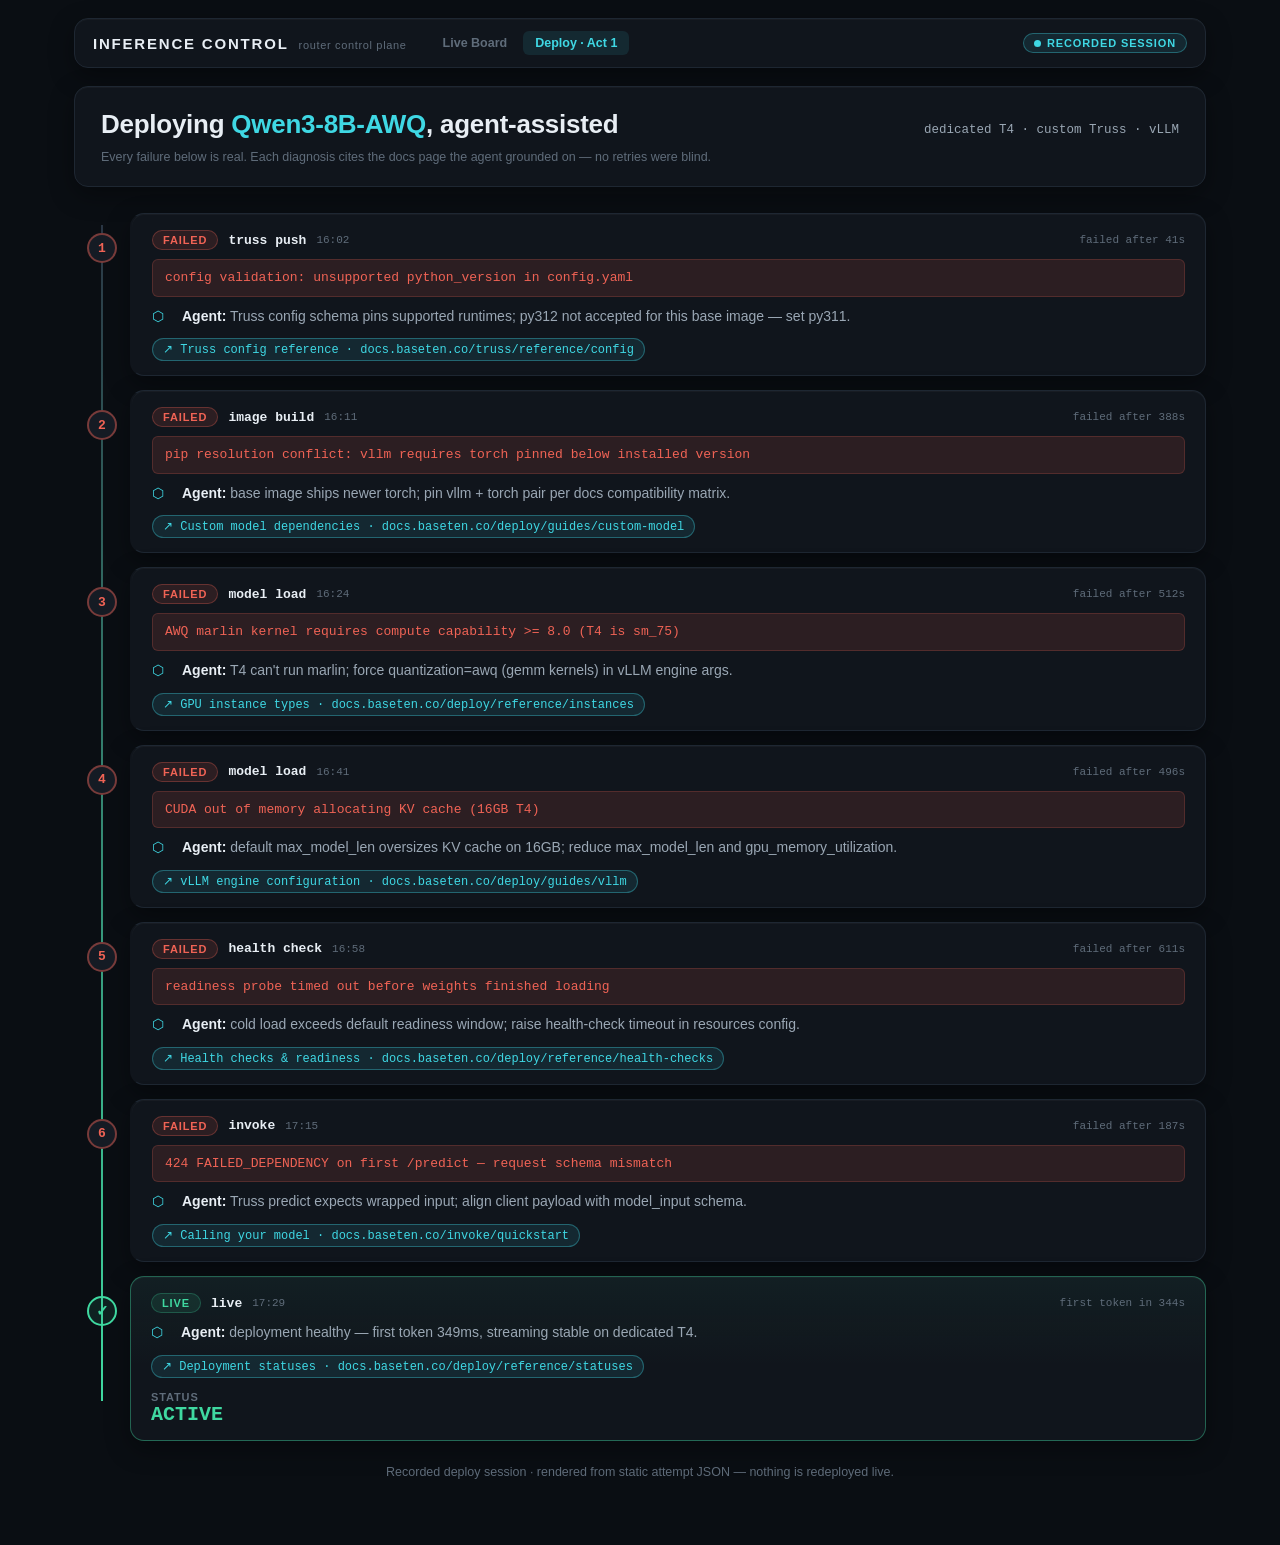
<file: demo/deploy.html>
<!DOCTYPE html>
<html lang="en">
<head>
<meta charset="UTF-8">
<meta name="viewport" content="width=device-width, initial-scale=1">
<title>Inference Control — Deploy Timeline</title>
<link rel="stylesheet" href="tokens.css">
<style>
  body { overflow-y: auto; }
  .page { max-width: 1180px; margin: 0 auto; padding: 18px 24px 60px; display: flex; flex-direction: column; gap: 18px; }

  .topbar { display: flex; align-items: center; gap: 16px; padding: 12px 18px; }
  .brand { display: flex; align-items: baseline; gap: 10px; }
  .brand h1 { font-size: 15px; font-weight: 700; letter-spacing: .12em; text-transform: uppercase; }
  .brand .sub { font-size: var(--fs-micro); color: var(--text-3); letter-spacing: .06em; }
  .nav { display: flex; gap: 4px; margin-left: 8px; }
  .nav a { font-size: var(--fs-small); font-weight: 600; color: var(--text-3); text-decoration: none; padding: 5px 12px; border-radius: var(--r-sm); }
  .nav a.active { color: var(--accent); background: var(--accent-bg); }
  .nav a:hover:not(.active) { color: var(--text-2); }
  .topbar .spacer { flex: 1; }

  .header-block { padding: 22px 26px; display: flex; align-items: baseline; justify-content: space-between; flex-wrap: wrap; gap: 10px; }
  .header-block h2 { font-size: 26px; font-weight: 650; letter-spacing: -0.01em; }
  .header-block h2 b { color: var(--accent); font-weight: 650; }
  .header-block .target { font-family: var(--font-mono); font-size: var(--fs-small); color: var(--text-2); }
  .header-block .note { width: 100%; font-size: var(--fs-small); color: var(--text-3); }

  /* ---------------- timeline ---------------- */
  .timeline { position: relative; padding: 8px 0 0 0; display: flex; flex-direction: column; gap: 14px; }
  .timeline::before {
    content: ""; position: absolute; left: 27px; top: 20px; bottom: 40px;
    width: 2px; background: linear-gradient(180deg, var(--stroke-hi), var(--ok));
  }
  .attempt { position: relative; display: grid; grid-template-columns: 56px 1fr; gap: 0; }
  .marker { position: relative; display: flex; justify-content: center; padding-top: 20px; }
  .marker .dot {
    width: 30px; height: 30px; border-radius: 50%; z-index: 1;
    display: flex; align-items: center; justify-content: center;
    font-family: var(--font-mono); font-size: 13px; font-weight: 700;
    background: var(--panel-2); border: 2px solid var(--stroke-hi); color: var(--text-2);
  }
  .attempt.failed .dot { border-color: var(--danger-line); color: var(--danger); }
  .attempt.live .dot { border-color: var(--ok); background: var(--ok-bg); color: var(--ok); font-size: 15px; }

  .card { padding: 16px 20px 14px; display: flex; flex-direction: column; gap: 9px; }
  .attempt.failed .card { border-left: 2px solid transparent; }
  .attempt.live .card { border-color: rgba(63,216,160,.4); background: linear-gradient(180deg, rgba(63,216,160,.05), transparent 55%), var(--panel); }

  .card-top { display: flex; align-items: center; gap: 10px; flex-wrap: wrap; }
  .card-top .stage { font-family: var(--font-mono); font-size: 13px; font-weight: 600; color: var(--text); }
  .card-top .ts { font-family: var(--font-mono); font-size: var(--fs-micro); color: var(--text-3); }
  .card-top .dur { margin-left: auto; font-family: var(--font-mono); font-size: var(--fs-micro); color: var(--text-3); }

  .error { font-family: var(--font-mono); font-size: 13px; color: var(--danger); background: var(--danger-bg); border: 1px solid rgba(240,99,85,.2); border-radius: var(--r-sm); padding: 8px 12px; line-height: 1.5; }
  .attempt.live .error { display: none; }

  .diagnosis { display: grid; grid-template-columns: 20px 1fr; gap: 10px; align-items: baseline; font-size: var(--fs-body); color: var(--text-2); line-height: 1.55; }
  .diagnosis .glyph { color: var(--accent); font-size: 14px; }
  .diagnosis b { color: var(--text); font-weight: 600; }
  .citation { display: inline-flex; align-items: center; gap: 6px; margin-top: 2px; font-family: var(--font-mono); font-size: 12px; color: var(--accent); text-decoration: none; padding: 3px 10px; border: 1px solid var(--accent-line); border-radius: 999px; background: var(--accent-bg); width: fit-content; }
  .citation:hover { filter: brightness(1.15); }

  .attempt.live .live-stats { display: flex; gap: 26px; margin-top: 4px; }
  .live-stat .k { font-size: var(--fs-micro); color: var(--text-3); font-weight: 700; letter-spacing: .08em; text-transform: uppercase; }
  .live-stat .v { font-family: var(--font-mono); font-size: 26px; font-weight: 650; color: var(--ok); }

  .replay-note { text-align: center; font-size: var(--fs-small); color: var(--text-3); padding: 6px; }
</style>
</head>
<body>
<div class="page">

  <header class="panel topbar">
    <div class="brand"><h1>Inference Control</h1><span class="sub">router control plane</span></div>
    <nav class="nav">
      <a href="devboard.html">Live Board</a>
      <a class="active" href="deploy.html">Deploy&nbsp;·&nbsp;Act&nbsp;1</a>
    </nav>
    <div class="spacer"></div>
    <span class="chip chip-accent"><span class="dot"></span>recorded session</span>
  </header>

  <div class="panel header-block">
    <h2 id="deployTitle">Deploying <b>—</b>, agent-assisted</h2>
    <span class="target" id="deployTarget"></span>
    <span class="note">Every failure below is real. Each diagnosis cites the docs page the agent grounded on — no retries were blind.</span>
  </div>

  <div class="timeline" id="timeline"></div>

  <div class="replay-note">Recorded deploy session · rendered from static attempt JSON — nothing is redeployed live.</div>
</div>

<script src="mock-data.js"></script>
<script>
(async function () {
  const data = await window.MockAPI.getDeployTimeline();
  document.getElementById("deployTitle").innerHTML = `Deploying <b>${data.model}</b>, agent-assisted`;
  document.getElementById("deployTarget").textContent = data.target;

  document.getElementById("timeline").innerHTML = data.attempts.map((a) => {
    const live = a.outcome === "live";
    return `<div class="attempt ${live ? "live" : "failed"}">
      <div class="marker"><div class="dot">${live ? "✓" : a.attempt}</div></div>
      <div class="panel card">
        <div class="card-top">
          <span class="chip ${live ? "chip-ok" : "chip-danger"}">${live ? "live" : "failed"}</span>
          <span class="stage">${a.stage}</span>
          <span class="ts">${a.ts}</span>
          <span class="dur">${live ? "first token in" : "failed after"} ${a.duration_s}s</span>
        </div>
        ${a.error ? `<div class="error">${a.error}</div>` : ""}
        <div class="diagnosis"><span class="glyph">⬡</span>
          <span>${a.diagnosis.replace("Agent:", "<b>Agent:</b>")}</span></div>
        <a class="citation" href="${a.citation.url}" target="_blank" rel="noopener">↗ ${a.citation.title} · ${a.citation.url.replace("https://", "")}</a>
        ${live ? `<div class="live-stats">
            <div class="live-stat"><div class="k">status</div><div class="v" style="font-size:20px">ACTIVE</div></div>
          </div>` : ""}
      </div>
    </div>`;
  }).join("");
})();
</script>
</body>
</html>
</file>
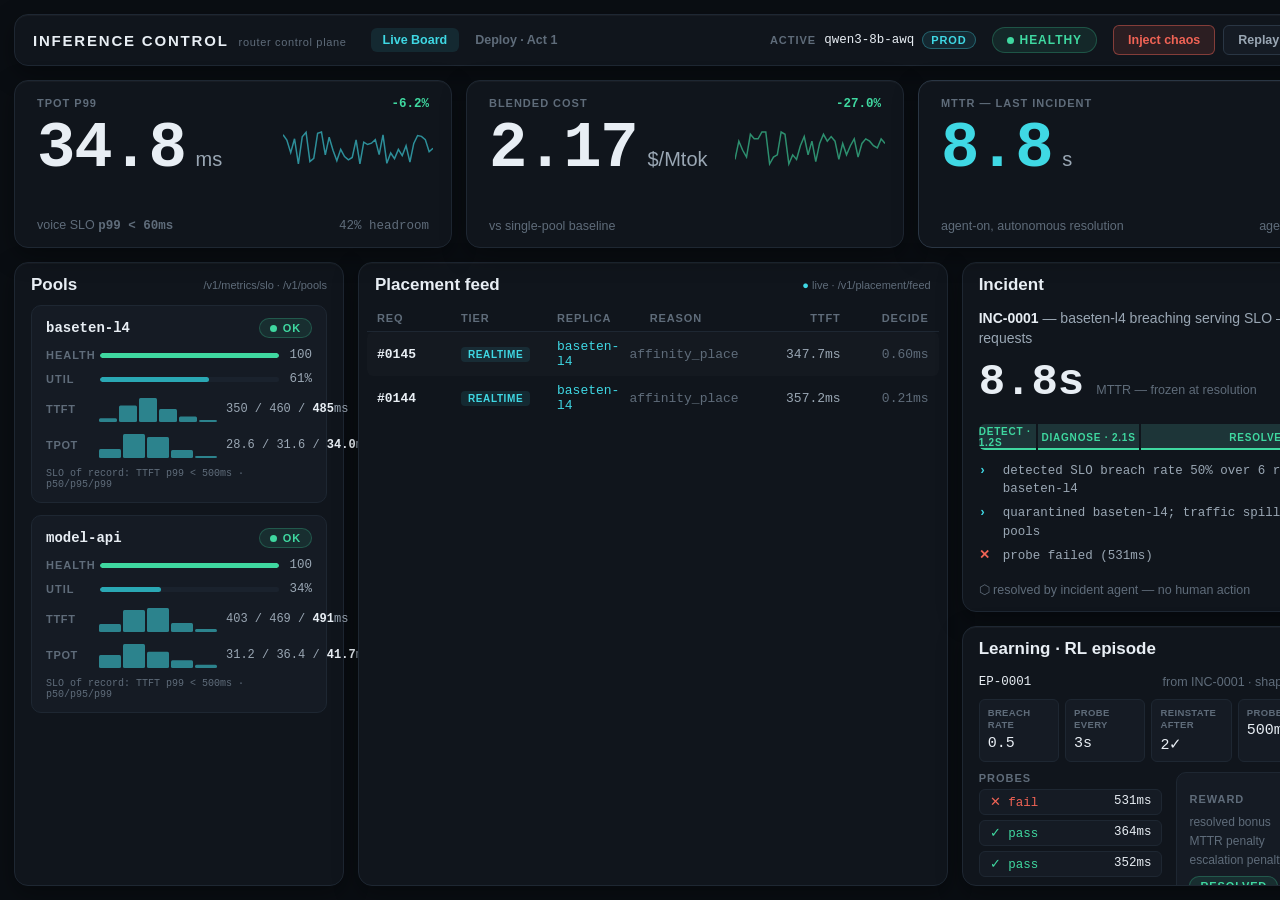
<file: demo/devboard.html>
<!DOCTYPE html>
<html lang="en">
<head>
<meta charset="UTF-8">
<meta name="viewport" content="width=device-width, initial-scale=1">
<title>Inference Control — Live Board</title>
<link rel="stylesheet" href="tokens.css">
<style>
  /* ================= Layout: single fixed viewport ================= */
  .board {
    display: grid; height: 100vh; padding: var(--gap); gap: var(--gap);
    grid-template-rows: 52px 168px 1fr;
  }

  /* ---------- Top bar ---------- */
  .topbar { display: flex; align-items: center; gap: 16px; padding: 0 18px; }
  .brand { display: flex; align-items: baseline; gap: 10px; }
  .brand h1 { font-size: 15px; font-weight: 700; letter-spacing: .12em; text-transform: uppercase; }
  .brand .sub { font-size: var(--fs-micro); color: var(--text-3); letter-spacing: .06em; }
  .nav { display: flex; gap: 4px; margin-left: 8px; }
  .nav a {
    font-size: var(--fs-small); font-weight: 600; color: var(--text-3);
    text-decoration: none; padding: 5px 12px; border-radius: var(--r-sm);
  }
  .nav a.active { color: var(--accent); background: var(--accent-bg); }
  .nav a:hover:not(.active) { color: var(--text-2); }
  .topbar .spacer { flex: 1; }
  .release { display: flex; align-items: center; gap: 8px; font-size: var(--fs-small); color: var(--text-2); }
  .release .num { color: var(--text); }
  #stateChip { font-size: 12px; padding: 5px 14px; }
  .switcher { display: flex; gap: 8px; align-items: center; }
  .switcher .hint { font-size: 10px; color: var(--text-3); letter-spacing: .04em; }

  /* ---------- Hero KPIs ---------- */
  .hero { display: grid; grid-template-columns: 1fr 1fr 1.15fr; gap: var(--gap); }
  .kpi { position: relative; display: flex; flex-direction: column; padding: 16px 22px 14px; overflow: hidden; }
  .kpi .top { display: flex; justify-content: space-between; align-items: baseline; }
  .kpi .value-row { display: flex; align-items: baseline; gap: 10px; margin-top: 6px; }
  .kpi .value { font-size: var(--fs-hero); font-weight: 650; line-height: 1; letter-spacing: -0.02em; }
  .kpi .unit { font-size: 20px; color: var(--text-2); font-weight: 500; }
  .kpi .delta { font-size: var(--fs-small); font-weight: 700; }
  .kpi .foot { margin-top: auto; display: flex; justify-content: space-between; align-items: flex-end; font-size: var(--fs-small); color: var(--text-3); }
  .kpi svg.spark { position: absolute; right: 18px; top: 44px; opacity: .9; }
  .kpi-mttr { border-color: var(--stroke-hi); }
  .kpi-mttr .value { color: var(--accent); }
  .kpi-mttr.live { border-color: var(--danger-line); background: linear-gradient(180deg, rgba(240,99,85,.06), transparent 60%), var(--panel); }
  .kpi-mttr.live .value { color: var(--danger); }

  /* ---------- Main area ---------- */
  .main { display: grid; grid-template-columns: 330px 1fr 460px; gap: var(--gap); min-height: 0; }
  .col { display: flex; flex-direction: column; gap: var(--gap); min-height: 0; }

  .panel-head { display: flex; align-items: center; justify-content: space-between; padding: 12px 16px 10px; }
  .panel-head h2 { font-size: var(--fs-h1); font-weight: 650; }
  .panel-head .meta { font-size: var(--fs-micro); color: var(--text-3); }

  /* Pools */
  .pool { padding: 0 16px 14px; flex: 1; display: flex; flex-direction: column; min-height: 0; }
  .pool-card { display: flex; flex-direction: column; gap: 10px; padding: 12px 14px; background: var(--panel-2); border: 1px solid var(--stroke); border-radius: var(--r-md); }
  .pool-card.warn { border-color: rgba(240,179,78,.4); }
  .pool-card.breach { border-color: var(--danger-line); background: linear-gradient(180deg, rgba(240,99,85,.05), transparent), var(--panel-2); }
  .pool-title { display: flex; align-items: center; justify-content: space-between; }
  .pool-title .id { font-family: var(--font-mono); font-size: 14px; font-weight: 600; }
  .pool-line { display: flex; justify-content: space-between; align-items: center; font-size: var(--fs-small); color: var(--text-2); }
  .healthbar { flex: 1; height: 5px; margin: 0 10px; background: var(--panel-3); border-radius: 3px; overflow: hidden; }
  .healthbar i { display: block; height: 100%; background: var(--ok); border-radius: 3px; transition: width .6s ease, background .3s; }
  .lat-block { display: grid; grid-template-columns: 44px 1fr auto; gap: 8px; align-items: center; }
  .lat-block .metric-name { font-size: var(--fs-micro); color: var(--text-3); font-weight: 700; letter-spacing: .06em; }
  .lat-block .pcts { font-family: var(--font-mono); font-size: 12px; color: var(--text-2); text-align: right; white-space: nowrap; }
  .lat-block .pcts b { color: var(--text); font-weight: 600; }
  .lat-block .pcts.breach b { color: var(--danger); }
  .slo-tag { font-size: 10px; color: var(--text-3); font-family: var(--font-mono); }

  /* Feed */
  .feed { flex: 1; display: flex; flex-direction: column; min-height: 0; }
  .feed-table { flex: 1; min-height: 0; overflow: hidden; padding: 0 8px 10px; display: flex; flex-direction: column; }
  .feed-row, .feed-header {
    display: grid; grid-template-columns: 74px 86px 1.3fr 1.4fr 92px 78px;
    gap: 10px; align-items: center; padding: 7px 10px;
    font-family: var(--font-mono); font-size: 13px;
  }
  .feed-header { font-family: var(--font-ui); font-size: var(--fs-micro); font-weight: 700; letter-spacing: .08em; text-transform: uppercase; color: var(--text-3); border-bottom: 1px solid var(--stroke); }
  .feed-row { border-radius: var(--r-sm); animation: rowIn .25s ease; color: var(--text-2); }
  .feed-row:nth-child(odd) { background: rgba(255,255,255,.015); }
  .feed-row .req { color: var(--text); font-weight: 600; }
  .feed-row .replica { color: var(--accent); }
  .feed-row .replica.spill { color: var(--warn); }
  .feed-row .reason { color: var(--text-3); }
  .feed-row .reason.spill { color: var(--warn); }
  .feed-row .ttft.slow { color: var(--danger); font-weight: 600; }
  .tier { font-size: 10px; font-weight: 700; letter-spacing: .06em; text-transform: uppercase; padding: 2px 7px; border-radius: 4px; background: var(--panel-3); color: var(--text-2); justify-self: start; font-family: var(--font-ui); }
  .tier.realtime { color: var(--accent); background: var(--accent-bg); }

  /* Incident panel */
  .incident { display: flex; flex-direction: column; min-height: 0; flex: 1.35; transition: box-shadow .4s, border-color .4s; }
  .incident.live { border-color: var(--danger-line); box-shadow: 0 0 0 1px var(--danger-line), 0 8px 40px rgba(240,99,85,.15); }
  .board.dimmed .panel:not(.incident):not(.kpi-mttr) { opacity: .72; transition: opacity .5s; }
  .inc-body { padding: 4px 16px 14px; display: flex; flex-direction: column; gap: 12px; min-height: 0; flex: 1; }
  .inc-title { font-size: var(--fs-body); color: var(--text-2); line-height: 1.4; }
  .inc-title b { color: var(--text); font-weight: 600; }
  .inc-mttr { display: flex; align-items: baseline; gap: 12px; }
  .inc-mttr .value { font-family: var(--font-mono); font-size: 44px; font-weight: 650; line-height: 1; color: var(--text); font-variant-numeric: tabular-nums; }
  .inc-mttr.live .value { color: var(--danger); }
  .inc-mttr .cap { font-size: var(--fs-small); color: var(--text-3); }
  .inc-mttr .baseline { margin-left: auto; text-align: right; font-size: var(--fs-small); color: var(--text-3); }
  .inc-mttr .baseline b { color: var(--text-2); font-family: var(--font-mono); }

  .phasebar { display: flex; height: 26px; border-radius: var(--r-sm); overflow: hidden; gap: 2px; }
  .phase { position: relative; display: flex; align-items: center; justify-content: center; font-size: 10px; font-weight: 700; letter-spacing: .08em; text-transform: uppercase; color: var(--text-3); background: var(--panel-3); overflow: hidden; }
  .phase i { position: absolute; inset: 0; width: 0%; background: var(--accent-bg); border-bottom: 2px solid var(--accent); }
  .phase span { position: relative; }
  .phase.done i { width: 100%; }
  .phase.done span { color: var(--accent); }
  .incident.live .phase.done i { background: var(--danger-bg); border-color: var(--danger); }
  .incident.live .phase.done span { color: var(--danger); }
  .phase.done.resolved i, .incident:not(.live) .phase.done i { background: var(--ok-bg); border-color: var(--ok); }
  .incident:not(.live) .phase.done span { color: var(--ok); }

  .transcript { flex: 1; min-height: 0; overflow-y: auto; display: flex; flex-direction: column; gap: 6px; padding-right: 4px; }
  .action { display: grid; grid-template-columns: 14px 1fr; gap: 10px; align-items: baseline; font-family: var(--font-mono); font-size: 12.5px; color: var(--text-2); line-height: 1.45; animation: rowIn .3s ease; }
  .action .tick { color: var(--accent); font-weight: 700; }
  .action.probe-fail .tick { color: var(--danger); }
  .action.probe-pass .tick { color: var(--ok); }
  .inc-foot { display: flex; justify-content: space-between; align-items: center; font-size: var(--fs-small); }
  .inc-foot a { color: var(--accent); text-decoration: none; }
  .inc-foot a:hover { text-decoration: underline; }
  .agent-badge { display: inline-flex; align-items: center; gap: 6px; color: var(--text-3); }

  /* Learning panel */
  .learning { flex: 1; display: flex; flex-direction: column; min-height: 0; }
  .learn-body { padding: 2px 16px 14px; display: flex; flex-direction: column; gap: 10px; min-height: 0; overflow: hidden; }
  .policy-grid { display: grid; grid-template-columns: repeat(5, 1fr); gap: 6px; }
  .policy-cell { background: var(--panel-2); border: 1px solid var(--stroke); border-radius: var(--r-sm); padding: 7px 8px; }
  .policy-cell .k { font-size: 9.5px; color: var(--text-3); letter-spacing: .04em; text-transform: uppercase; font-weight: 700; line-height: 1.3; }
  .policy-cell .v { font-family: var(--font-mono); font-size: 15px; color: var(--text); margin-top: 3px; }
  .learn-row { display: flex; gap: var(--gap); align-items: stretch; }
  .probes { flex: 1; display: flex; flex-direction: column; gap: 5px; }
  .probe { display: flex; justify-content: space-between; font-family: var(--font-mono); font-size: 12.5px; padding: 4px 10px; border-radius: var(--r-sm); background: var(--panel-2); border: 1px solid var(--stroke); }
  .probe .ok { color: var(--ok); } .probe .fail { color: var(--danger); }
  .reward { flex: 1.1; background: var(--panel-2); border: 1px solid var(--stroke); border-radius: var(--r-md); padding: 10px 12px; display: flex; flex-direction: column; gap: 5px; }
  .reward .total { display: flex; justify-content: space-between; align-items: baseline; }
  .reward .total .v { font-family: var(--font-mono); font-size: 24px; font-weight: 650; color: var(--accent); }
  .reward .line { display: flex; justify-content: space-between; font-size: 12px; color: var(--text-2); font-family: var(--font-mono); }
  .reward .line span:first-child { color: var(--text-3); font-family: var(--font-ui); }
  .outcome-chips { display: flex; gap: 6px; flex-wrap: wrap; }
</style>
</head>
<body>
<div class="board" id="board">

  <!-- ================= Top bar ================= -->
  <header class="panel topbar">
    <div class="brand">
      <h1>Inference Control</h1>
      <span class="sub">router control plane</span>
    </div>
    <nav class="nav">
      <a class="active" href="devboard.html">Live Board</a>
      <a href="deploy.html">Deploy&nbsp;·&nbsp;Act&nbsp;1</a>
    </nav>
    <div class="spacer"></div>
    <div class="release" id="release"></div>
    <span class="chip chip-ok" id="stateChip"><span class="dot"></span><span id="stateLabel">Healthy</span></span>
    <div class="switcher">
      <button class="btn danger" id="btnChaos" title="POST /v1/dev/chaos — real fault injection">Inject chaos</button>
      <button class="btn" id="btnReplay" title="Plays recorded traces shipped with the repo">Replay recorded incident</button>
    </div>
  </header>

  <!-- ================= Hero KPIs ================= -->
  <section class="hero">
    <div class="panel kpi" id="kpiTpot">
      <div class="top"><span class="label">TPOT p99</span><span class="delta num delta-good" id="tpotDelta"></span></div>
      <div class="value-row"><span class="value num" id="tpotVal">—</span><span class="unit">ms</span></div>
      <svg class="spark" id="tpotSpark" width="150" height="44" viewBox="0 0 150 44"></svg>
      <div class="foot"><span>voice SLO <b class="num" id="tpotSlo"></b></span><span id="tpotVsSlo" class="num"></span></div>
    </div>
    <div class="panel kpi" id="kpiCost">
      <div class="top"><span class="label">Blended cost</span><span class="delta num delta-good" id="costDelta"></span></div>
      <div class="value-row"><span class="value num" id="costVal">—</span><span class="unit">$/Mtok</span></div>
      <svg class="spark" id="costSpark" width="150" height="44" viewBox="0 0 150 44"></svg>
      <div class="foot"><span>vs single-pool baseline</span></div>
    </div>
    <div class="panel kpi kpi-mttr" id="kpiMttr">
      <div class="top"><span class="label" id="mttrLabel">MTTR — last incident</span><span class="delta num delta-good" id="mttrDelta"></span></div>
      <div class="value-row"><span class="value num" id="mttrVal">—</span><span class="unit">s</span></div>
      <div class="foot"><span>agent-on, autonomous resolution</span><span>agent-off baseline: <b>never</b></span></div>
    </div>
  </section>

  <!-- ================= Main ================= -->
  <section class="main">

    <!-- Pools -->
    <div class="panel pool-wrap col" style="gap:0">
      <div class="panel-head"><h2>Pools</h2><span class="meta">/v1/metrics/slo · /v1/pools</span></div>
      <div class="pool" id="pools"></div>
    </div>

    <!-- Placement feed -->
    <div class="panel feed">
      <div class="panel-head"><h2>Placement feed</h2><span class="meta"><span class="pulsing" style="color:var(--accent)">●</span> live · /v1/placement/feed</span></div>
      <div class="feed-table">
        <div class="feed-header"><span>req</span><span>tier</span><span>replica</span><span>reason</span><span style="text-align:right">ttft</span><span style="text-align:right">decide</span></div>
        <div id="feedRows" style="flex:1;min-height:0;overflow:hidden"></div>
      </div>
    </div>

    <!-- Right column -->
    <div class="col">
      <div class="panel incident" id="incidentPanel">
        <div class="panel-head"><h2>Incident</h2><span class="chip" id="incChip"></span></div>
        <div class="inc-body" id="incBody"></div>
      </div>
      <div class="panel learning">
        <div class="panel-head"><h2>Learning · RL episode</h2><span class="meta">/v1/learning/episodes</span></div>
        <div class="learn-body" id="learnBody"></div>
      </div>
    </div>
  </section>
</div>

<script src="mock-data.js"></script>
<script>
/* ============================================================
   devboard app — consumes MockAPI only.
   Integration: swap MockAPI for real fetch/EventSource; all
   rendering below reads contract fields verbatim.
   ============================================================ */
(function () {
  const api = window.MockAPI;
  const $ = (id) => document.getElementById(id);
  const fmt = (n, d = 1) => Number(n).toFixed(d);
  const pct = (n) => (n > 0 ? "+" : "") + fmt(n, 1) + "%";

  /* ---------- sparkline ---------- */
  function spark(svg, data, color) {
    const w = 150, h = 44, min = Math.min(...data), max = Math.max(...data);
    const pts = data.map((v, i) =>
      `${(i / (data.length - 1)) * w},${h - 5 - ((v - min) / (max - min || 1)) * (h - 12)}`).join(" ");
    svg.innerHTML = `<polyline points="${pts}" fill="none" stroke="${color}" stroke-width="1.5" opacity="0.7"/>`;
  }

  /* ---------- histogram ---------- */
  function histSVG(hist, color, w = 120, h = 26) {
    const max = Math.max(...hist.counts);
    const bw = w / hist.counts.length;
    return `<svg width="${w}" height="${h}" viewBox="0 0 ${w} ${h}">` +
      hist.counts.map((c, i) => {
        const bh = Math.max(2, (c / max) * (h - 2));
        return `<rect x="${i * bw + 1}" y="${h - bh}" width="${bw - 2}" height="${bh}" rx="1.5" fill="${color}" opacity="0.55"/>`;
      }).join("") + `</svg>`;
  }

  /* ---------- hero ---------- */
  async function renderHero() {
    const h = await api.getHero();
    $("tpotVal").textContent = fmt(h.tpot_p99_ms);
    $("tpotDelta").textContent = pct(h.tpot_delta_pct);
    $("tpotSlo").textContent = "p99 < " + h.tpot_slo_ms + "ms";
    const head = ((h.tpot_slo_ms - h.tpot_p99_ms) / h.tpot_slo_ms) * 100;
    $("tpotVsSlo").textContent = fmt(head, 0) + "% headroom";
    $("tpotVal").style.color = h.tpot_p99_ms > h.tpot_slo_ms ? "var(--danger)" : "var(--text)";
    $("costVal").textContent = fmt(h.cost_per_mtok_usd, 2);
    $("costDelta").textContent = pct(h.cost_delta_pct);
    spark($("tpotSpark"), h.spark.tpot, "#3fd8e4");
    spark($("costSpark"), h.spark.cost, "#3fd8a0");
    if (!liveIncidentActive) {
      $("mttrVal").textContent = fmt(h.mttr_s);
      $("mttrDelta").textContent = pct(h.mttr_delta_pct);
      $("mttrLabel").textContent = "MTTR — last incident";
    }
  }

  /* ---------- release chip ---------- */
  async function renderRelease() {
    const r = await api.getReleases();
    $("release").innerHTML =
      `<span class="label">active</span> <span class="num">${r.model}</span>` +
      ` <span class="chip chip-accent" style="padding:2px 8px">${r.stage}</span>` +
      (r.last_rollback ? ` <span style="color:var(--text-3)">rolled back ${r.last_rollback}</span>` : "");
  }

  /* ---------- pools ---------- */
  async function renderPools() {
    const [sloRes, poolRes] = await Promise.all([api.getSLO(), api.getPools()]);
    const utilBy = Object.fromEntries(poolRes.pools.map((p) => [p.id, p]));
    /* TTFT SLO of record is rendered from policy.probe_slo_ms (only
       source of the 500ms bound in the contract) */
    const eps = await api.getLearningEpisodes();
    const ttftSlo = eps[0]?.policy?.probe_slo_ms ?? null;
    $("pools").innerHTML = sloRes.pools.map((p) => {
      const u = utilBy[p.id] || {};
      const cls = p.status === "ok" ? "" : p.status === "warn" ? "warn" : "breach";
      const chip = p.status === "ok" ? "chip-ok" : p.status === "warn" ? "chip-warn" : "chip-danger";
      const hbColor = p.health > 90 ? "var(--ok)" : p.health > 60 ? "var(--warn)" : "var(--danger)";
      const ttftBad = ttftSlo && p.ttft.p99 > ttftSlo;
      return `<div class="pool-card ${cls}" style="margin-bottom:12px">
        <div class="pool-title">
          <span class="id">${p.id}</span>
          <span class="chip ${chip}"><span class="dot"></span>${p.status}</span>
        </div>
        <div class="pool-line"><span class="label" style="width:44px">health</span>
          <span class="healthbar"><i style="width:${p.health}%;background:${hbColor}"></i></span>
          <span class="num">${p.health}</span></div>
        <div class="pool-line"><span class="label" style="width:44px">util</span>
          <span class="healthbar"><i style="width:${u.util_pct ?? 0}%;background:var(--accent-dim)"></i></span>
          <span class="num">${u.util_pct ?? "—"}%</span></div>
        <div class="lat-block">
          <span class="metric-name">TTFT</span>
          ${histSVG(p.ttft.hist, ttftBad ? "#f06355" : "#3fd8e4")}
          <span class="pcts ${ttftBad ? "breach" : ""}">${fmt(p.ttft.p50, 0)} / ${fmt(p.ttft.p95, 0)} / <b>${fmt(p.ttft.p99, 0)}</b>ms</span>
        </div>
        <div class="lat-block">
          <span class="metric-name">TPOT</span>
          ${histSVG(p.tpot.hist, "#3fd8e4")}
          <span class="pcts">${fmt(p.tpot.p50, 1)} / ${fmt(p.tpot.p95, 1)} / <b>${fmt(p.tpot.p99, 1)}</b>ms</span>
        </div>
        <div class="pool-line" style="justify-content:flex-end">
          <span class="slo-tag">SLO of record: TTFT p99 &lt; ${ttftSlo}ms · p50/p95/p99</span>
        </div>
      </div>`;
    }).join("");
  }

  /* ---------- placement feed ---------- */
  const MAX_ROWS = 14;
  api.subscribeFeed((item) => {
    const rows = $("feedRows");
    const div = document.createElement("div");
    div.className = "feed-row";
    const spill = item.replica.includes("spill");
    const slow = item.ttft_ms > 500;
    div.innerHTML =
      `<span class="req">${item.req}</span>` +
      `<span class="tier ${item.wl_tier}">${item.wl_tier}</span>` +
      `<span class="replica ${spill ? "spill" : ""}">${item.replica}</span>` +
      `<span class="reason ${spill ? "spill" : ""}">${item.reason}</span>` +
      `<span class="ttft num ${slow ? "slow" : ""}" style="text-align:right">${fmt(item.ttft_ms)}ms</span>` +
      `<span class="num" style="text-align:right;color:var(--text-3)">${fmt(item.decide_ms, 2)}ms</span>`;
    rows.prepend(div);
    while (rows.children.length > MAX_ROWS) rows.lastChild.remove();
  });

  /* ---------- incident panel ---------- */
  let liveIncidentActive = false;
  let liveStartWall = null;

  async function renderIncident() {
    const list = await api.getIncidents();
    const inc = list[0];
    if (!inc) return;
    const wasLive = liveIncidentActive;
    liveIncidentActive = !!inc.live;
    if (liveIncidentActive && !wasLive) liveStartWall = performance.now();

    $("incidentPanel").classList.toggle("live", inc.live);
    document.getElementById("board").classList.toggle("dimmed", inc.live);
    const chip = $("incChip");
    chip.className = "chip " + (inc.live ? "chip-danger pulsing" : "chip-ok");
    chip.innerHTML = `<span class="dot"></span>${inc.live ? "live" : "resolved"}`;

    /* phase progress from phase_ms vs elapsed */
    const total = inc.phase_ms.detect + inc.phase_ms.diagnose + inc.phase_ms.resolve;
    const elapsed = inc.live ? inc.mttr_s * 1000 : total;
    let acc = 0;
    const phases = ["detect", "diagnose", "resolve"].map((name) => {
      const dur = inc.phase_ms[name];
      const done = elapsed >= acc + dur;
      const frac = done ? 1 : Math.max(0, (elapsed - acc) / dur);
      acc += dur;
      return { name, dur, done, frac };
    });

    const actionCls = (a) =>
      a.startsWith("probe failed") ? "probe-fail" : a.startsWith("probe passed") ? "probe-pass" : "";
    const tick = (a) => a.startsWith("probe failed") ? "✕" : a.startsWith("probe passed") ? "✓" : "›";

    $("incBody").innerHTML = `
      <div class="inc-title"><b>${inc.id}</b> — ${inc.title}</div>
      <div class="inc-mttr ${inc.live ? "live" : ""}">
        <span class="value" id="incMttrVal">${fmt(inc.mttr_s)}s</span>
        <span class="cap">${inc.live ? "MTTR — counting" : "MTTR — frozen at resolution"}</span>
        <span class="baseline">agent-off baseline<br><b>never resolves</b></span>
      </div>
      <div class="phasebar">${phases.map((p) =>
        `<div class="phase ${p.done ? "done" : ""}" style="flex:${p.dur}">
           <i style="width:${(p.frac * 100).toFixed(0)}%"></i><span>${p.name} · ${(p.dur / 1000).toFixed(1)}s</span>
         </div>`).join("")}</div>
      <div class="transcript">${inc.actions.map((a) =>
        `<div class="action ${actionCls(a)}"><span class="tick">${tick(a)}</span><span>${a}</span></div>`).join("")}</div>
      <div class="inc-foot">
        <span class="agent-badge">⬡ resolved by incident agent — no human action</span>
        <a href="${inc.postmortem_url}">postmortem →</a>
      </div>`;

    /* Hero MTTR mirrors the live counter */
    if (inc.live) {
      $("mttrVal").textContent = fmt(inc.mttr_s);
      $("mttrLabel").textContent = inc.id + " — resolving";
      $("kpiMttr").classList.add("live");
    } else {
      $("kpiMttr").classList.remove("live");
    }
  }

  /* ---------- learning panel ---------- */
  async function renderLearning() {
    const eps = await api.getLearningEpisodes();
    const e = eps[0];
    if (!e) { $("learnBody").innerHTML = ""; return; }
    const polLabels = {
      breach_rate_threshold: "breach rate",
      probe_interval_s: "probe every",
      probes_to_reinstate: "reinstate after",
      probe_slo_ms: "probe SLO",
      escalate_after_failures: "escalate after",
    };
    const polUnits = { probe_interval_s: "s", probe_slo_ms: "ms", probes_to_reinstate: "✓", escalate_after_failures: "✕" };
    $("learnBody").innerHTML = `
      <div class="pool-line" style="margin-top:4px">
        <span class="num" style="color:var(--text)">${e.episode_id}</span>
        <span style="color:var(--text-3);font-size:var(--fs-small)">from ${e.source} · shaped-reward RL episode</span>
      </div>
      <div class="policy-grid">${Object.entries(e.policy).map(([k, v]) =>
        `<div class="policy-cell"><div class="k">${polLabels[k] || k}</div>
         <div class="v">${v}${polUnits[k] || ""}</div></div>`).join("")}</div>
      <div class="learn-row">
        <div class="probes">
          <span class="label">probes</span>
          ${e.probes.map((p) =>
            `<div class="probe"><span class="${p.ok ? "ok" : "fail"}">${p.ok ? "✓ pass" : "✕ fail"}</span><span class="num">${p.ms}ms</span></div>`).join("")}
        </div>
        <div class="reward">
          <div class="total"><span class="label">reward</span><span class="v">${e.reward.total > 0 ? "+" : ""}${e.reward.total}</span></div>
          <div class="line"><span>resolved bonus</span><span>+${e.reward.shaping.resolved_bonus}</span></div>
          <div class="line"><span>MTTR penalty</span><span>${e.reward.shaping.mttr_penalty}</span></div>
          <div class="line"><span>escalation penalty</span><span>${e.reward.shaping.escalation_penalty === 0 ? "0" : e.reward.shaping.escalation_penalty}</span></div>
          <div class="outcome-chips" style="margin-top:4px">
            <span class="chip ${e.outcome.resolved ? "chip-ok" : "chip-danger"}">resolved</span>
            <span class="chip ${e.outcome.quarantined ? "chip-warn" : "chip-ok"}">quarantined</span>
            <span class="chip ${e.outcome.escalated ? "chip-danger" : "chip-ok"}">no escalation</span>
          </div>
        </div>
      </div>`;
  }

  /* ---------- board state ---------- */
  const stateStyles = {
    HEALTHY:       ["chip-ok", "Healthy"],
    DEGRADING:     ["chip-warn", "Degrading"],
    LIVE_INCIDENT: ["chip-danger pulsing", "Live incident"],
    REPLAY:        ["chip-replay", "Replay"],
  };
  api.subscribeState((s) => {
    const replay = api.isReplay();
    const [cls, label] = replay && s !== "HEALTHY" ? ["chip-replay pulsing", "Replay · " + stateStyles[s][1]] : stateStyles[s];
    $("stateChip").className = "chip " + cls;
    $("stateLabel").textContent = label;
    $("btnChaos").disabled = s !== "HEALTHY";
    $("btnReplay").disabled = s !== "HEALTHY";
    renderPools(); renderIncident(); renderHero(); renderLearning();
  });

  $("btnChaos").addEventListener("click", () => api.injectChaos());
  $("btnReplay").addEventListener("click", () => api.startReplay());

  /* ---------- polling cadence (mirrors integration plan) ---------- */
  renderHero(); renderRelease(); renderPools(); renderIncident(); renderLearning();
  setInterval(renderPools, 2000);
  setInterval(renderHero, 3000);
  setInterval(renderLearning, 4000);
  setInterval(renderIncident, 250); /* live MTTR + phase bar smoothness */
})();
</script>
</body>
</html>
</file>
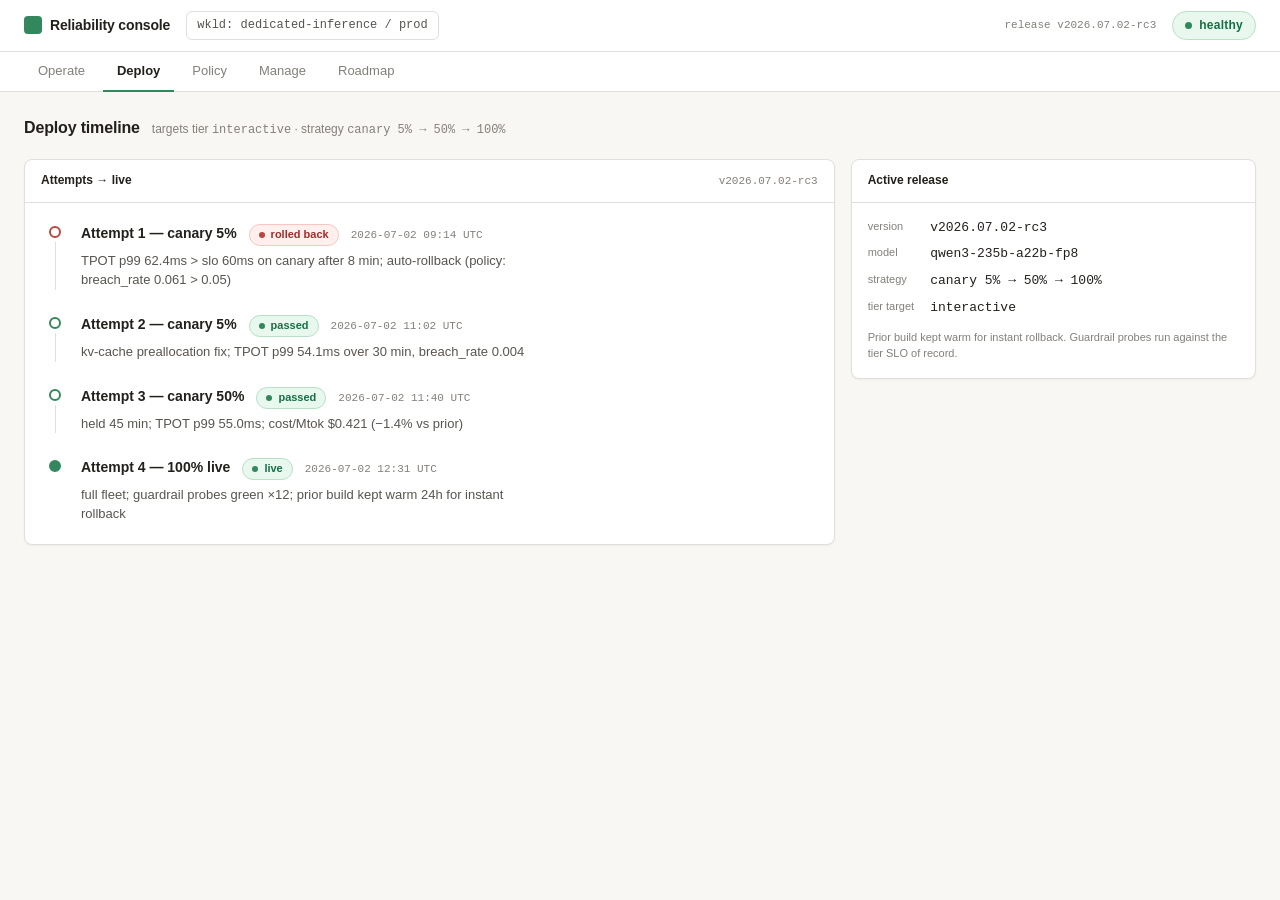
<file: design/deploy.html>
<!DOCTYPE html>
<html lang="en">
<head>
<meta charset="utf-8">
<meta name="viewport" content="width=device-width, initial-scale=1">
<title>Deploy — Reliability console</title>
<link rel="stylesheet" href="tokens.css">
<link rel="stylesheet" href="shell.css">
</head>
<body>
<main class="page" id="main" data-screen-label="Deploy">

  <div style="display:flex; align-items:baseline; gap:var(--s-3)">
    <h1 class="page-title">Deploy timeline</h1>
    <p class="page-sub" id="deploy-sub"></p>
  </div>

  <section class="split" style="grid-template-columns: minmax(0, 2fr) minmax(0, 1fr)">
    <div class="card">
      <div class="card-head"><h2>Attempts → live</h2><span class="right" id="tl-meta"></span></div>
      <div class="card-body" id="timeline" style="padding: var(--s-5)"></div>
    </div>

    <div class="card">
      <div class="card-head"><h2>Active release</h2></div>
      <div class="card-body" id="active-release"></div>
    </div>
  </section>
</main>

<script src="mock-data.js"></script>
<script src="console.js"></script>
<script>
(async () => {
  await renderShell("Deploy");
  const [tl, active] = await Promise.all([
    fetchJSON("/v1/releases/timeline"), fetchJSON("/v1/releases/active")
  ]);

  document.getElementById("deploy-sub").innerHTML =
    'targets tier <span class="num">' + esc(tl.tier_target ?? "—") + '</span> · strategy <span class="num">' + esc(tl.strategy ?? "—") + '</span>';
  document.getElementById("tl-meta").innerHTML = '<span class="num">' + esc(tl.version ?? tl.model ?? "—") + '</span>';

  const outcomeMeta = {
    rolled_back: { label: "rolled back", color: "var(--bad)",  bg: "var(--bad-bg)",  border: "var(--bad-border)",  text: "var(--bad-text)" },
    failed:      { label: "failed",      color: "var(--bad)",  bg: "var(--bad-bg)",  border: "var(--bad-border)",  text: "var(--bad-text)" },
    passed:      { label: "passed",      color: "var(--ok)",   bg: "var(--ok-bg)",   border: "var(--ok-border)",   text: "var(--accent-strong)" },
    live:        { label: "live",        color: "var(--ok)",   bg: "var(--ok-bg)",   border: "var(--ok-border)",   text: "var(--accent-strong)" }
  };

  document.getElementById("timeline").innerHTML =
    '<ol style="list-style:none; margin:0; padding:0; position:relative">' +
    tl.attempts.map((a, i) => {
      const m = outcomeMeta[a.outcome];
      const last = i === tl.attempts.length - 1;
      return '<li style="display:grid; grid-template-columns: 20px 1fr; gap: var(--s-4); position:relative; padding-bottom:' + (last ? "0" : "var(--s-6)") + '">' +
        '<div style="display:flex; flex-direction:column; align-items:center">' +
          '<span style="width:12px; height:12px; border-radius:50%; background:' + (a.outcome === "live" ? m.color : "var(--bg-surface)") + '; border:2px solid ' + m.color + '; margin-top:3px; flex:none"></span>' +
          (last ? "" : '<span style="width:1px; flex:1; background:var(--border); margin-top:4px"></span>') +
        '</div>' +
        '<div>' +
          '<div style="display:flex; align-items:baseline; gap:var(--s-3); flex-wrap:wrap">' +
            '<strong style="font-size:var(--fs-md)">Attempt ' + a.n + ' — ' + esc(a.stage) + '</strong>' +
            '<span class="pill" style="color:' + m.text + '; background:' + m.bg + '; border-color:' + m.border + '"><span class="dot" style="background:' + m.color + '"></span>' + m.label + '</span>' +
            '<span class="caption num">' + esc(a.at) + '</span>' +
          '</div>' +
          '<p style="margin:6px 0 0; color:var(--text-secondary); max-width:64ch">' + esc(a.note) + '</p>' +
        '</div>' +
      '</li>';
    }).join("") + '</ol>';

  document.getElementById("active-release").innerHTML =
    '<dl style="margin:0; display:grid; grid-template-columns:auto 1fr; gap: var(--s-2) var(--s-4); font-size:var(--fs-body)">' +
      '<dt class="caption">version</dt><dd class="num" style="margin:0">' + esc(active.version) + '</dd>' +
      '<dt class="caption">model</dt><dd class="num" style="margin:0">' + esc(active.model) + '</dd>' +
      '<dt class="caption">strategy</dt><dd class="num" style="margin:0">' + esc(active.strategy) + '</dd>' +
      '<dt class="caption">tier target</dt><dd class="num" style="margin:0">' + esc(tl.tier_target ?? "—") + '</dd>' +
    '</dl>' +
    '<p class="caption" style="margin:var(--s-3) 0 0">Prior build kept warm for instant rollback. Guardrail probes run against the tier SLO of record.</p>';
})();
</script>
</body>
</html>
</file>
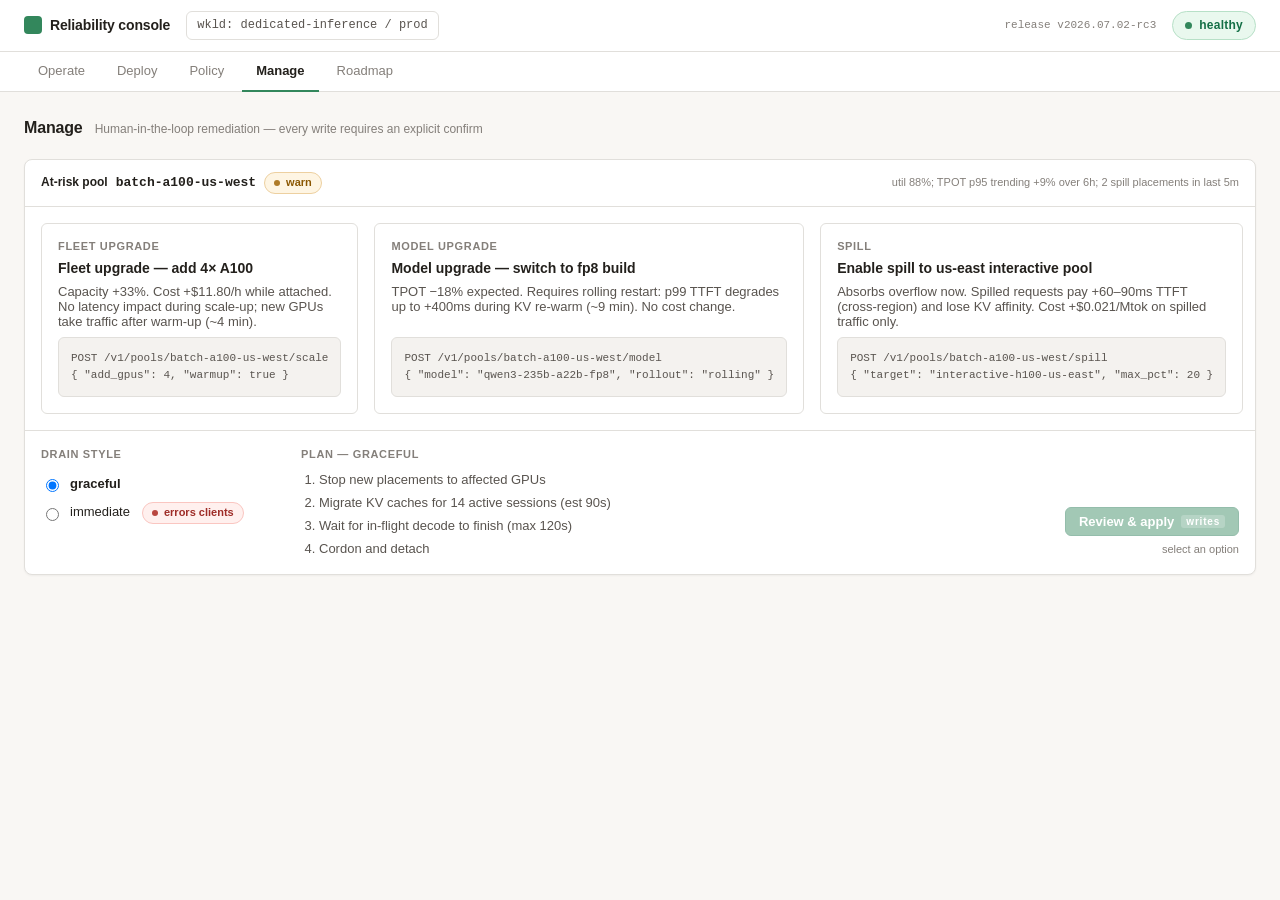
<file: design/manage.html>
<!DOCTYPE html>
<html lang="en">
<head>
<meta charset="utf-8">
<meta name="viewport" content="width=device-width, initial-scale=1">
<title>Manage — Reliability console</title>
<link rel="stylesheet" href="tokens.css">
<link rel="stylesheet" href="shell.css">
</head>
<body>
<main class="page" id="main" data-screen-label="Manage">

  <div style="display:flex; align-items:baseline; gap:var(--s-3)">
    <h1 class="page-title">Manage</h1>
    <p class="page-sub">Human-in-the-loop remediation — every write requires an explicit confirm</p>
  </div>

  <div id="manage-root" style="display:flex; flex-direction:column; gap:var(--s-4)"></div>

  <!-- Confirm modal -->
  <div class="modal-backdrop" id="confirm" role="dialog" aria-modal="true" aria-labelledby="confirm-title">
    <div class="modal">
      <div class="modal-head" id="confirm-title">Confirm remediation</div>
      <div class="modal-body">
        <p style="margin:0; color:var(--text-secondary)" id="confirm-summary"></p>
        <pre class="code" id="confirm-mutation"></pre>
        <div id="confirm-drain"></div>
      </div>
      <div class="modal-foot">
        <button class="btn" id="confirm-cancel">Cancel</button>
        <button class="btn-mutate btn" id="confirm-go">Apply <span class="writes">writes</span></button>
      </div>
    </div>
  </div>
</main>

<script src="mock-data.js"></script>
<script src="console.js"></script>
<script>
(async () => {
  await renderShell("Manage");
  const [data, poolsSnap, releaseActive] = await Promise.all([
    fetchJSON("/v1/manage/options"), fetchJSON("/v1/pools"),
    fetchJSON("/v1/releases/active")]);

  const kindLabel = { fleet: "fleet upgrade", model: "model upgrade", spill: "spill" };
  let selected = null;   // {pool, option}
  let drainMode = "graceful";

  const root = document.getElementById("manage-root");

  function render() {
    root.innerHTML = data.pools.map(pool =>
      '<section class="card" aria-label="At-risk pool ' + esc(pool.id) + '">' +
        '<div class="card-head">' +
          '<h2>At-risk pool</h2>' +
          '<span class="num" style="font-size:var(--fs-body); font-weight:600">' + esc(pool.id) + '</span>' +
          '<span class="pill" data-status="' + pool.status + '"><span class="dot"></span>' + pool.status + '</span>' +
          '<span class="right">' + esc(pool.risk) + '</span>' +
        '</div>' +
        '<div class="card-body" style="display:grid; grid-template-columns: repeat(3, 1fr); gap: var(--s-4)">' +
          pool.options.map(o => {
            const isSel = selected && selected.option === o;
            return '<button class="opt" data-kind="' + o.kind + '" aria-pressed="' + isSel + '" style="' +
              'text-align:left; display:flex; flex-direction:column; gap:var(--s-2); padding:var(--s-4); ' +
              'background:' + (isSel ? "var(--accent-bg)" : "var(--bg-surface)") + '; ' +
              'border:1px solid ' + (isSel ? "var(--accent)" : "var(--border)") + '; ' +
              'border-radius:var(--r-md); cursor:pointer; font-family:var(--font-sans); font-size:var(--fs-body); color:var(--text)">' +
              '<span class="label" style="color:' + (isSel ? "var(--accent-strong)" : "var(--text-muted)") + '">' + kindLabel[o.kind] + '</span>' +
              '<strong style="font-size:var(--fs-md)">' + esc(o.label) + '</strong>' +
              '<span style="color:var(--text-secondary)">' + esc(o.consequence_text) + '</span>' +
              '<pre class="code" style="margin-top:auto; font-size:var(--fs-caption)">' + esc(o.mutation_preview) + '</pre>' +
            '</button>';
          }).join("") +
        '</div>' +
        '<div style="border-top:1px solid var(--border); padding: var(--s-4); display:grid; grid-template-columns: 240px 1fr auto; gap: var(--s-5); align-items:start">' +
          '<div role="radiogroup" aria-label="Drain style">' +
            '<div class="label" style="margin-bottom:8px">Drain style</div>' +
            ["graceful", "immediate"].map(m =>
              '<label style="display:flex; gap:8px; align-items:center; padding:4px 0; cursor:pointer">' +
                '<input type="radio" name="drain-' + pool.id + '" value="' + m + '"' + (drainMode === m ? " checked" : "") + '>' +
                '<span style="font-weight:' + (drainMode === m ? "600" : "400") + '">' + m + '</span>' +
                (m === "immediate" ? '<span class="pill" data-status="bad" style="margin-left:4px"><span class="dot"></span>errors clients</span>' : '') +
              '</label>').join("") +
          '</div>' +
          '<div>' +
            '<div class="label" style="margin-bottom:8px">Plan — ' + drainMode + '</div>' +
            '<ol style="margin:0; padding-left:18px; color:var(--text-secondary); display:flex; flex-direction:column; gap:4px">' +
              pool.drain.steps[drainMode].map(s => "<li>" + esc(s) + "</li>").join("") +
            '</ol>' +
          '</div>' +
          '<div style="align-self:end">' +
            '<button class="btn-mutate btn" id="apply" ' + (selected ? "" : "disabled") + '>Review &amp; apply <span class="writes">writes</span></button>' +
            '<div class="caption" style="margin-top:6px; text-align:right">' + (selected ? "1 mutation staged" : "select an option") + '</div>' +
          '</div>' +
        '</div>' +
      '</section>'
    ).join("");

    // wire up
    data.pools.forEach(pool => {
      root.querySelectorAll(".opt").forEach((btn, i) => {
        btn.addEventListener("click", () => { selected = { pool, option: pool.options[i] }; render(); });
      });
      root.querySelectorAll('input[name="drain-' + pool.id + '"]').forEach(r => {
        r.addEventListener("change", () => { drainMode = r.value; render(); });
      });
    });
    const apply = document.getElementById("apply");
    if (apply) apply.addEventListener("click", openConfirm);
  }

  /* ---- live KV-affinity drain: the Apply flow starts a REAL migration
     (POST /v1/migrations, router-local fetch — no key header) and polls
     /v1/migrations/current every 3 s into this modal. The gated write only
     arms once the router reports DRAINED. Cancel aborts an in-flight
     migration so the router is never left mid-migration. */
  const modal = document.getElementById("confirm");
  const goBtn = document.getElementById("confirm-go");
  let migration = null;     // {migration_id, ...} from POST /v1/migrations
  let migPoll = null;

  function setDrainStatus(html) {
    document.getElementById("confirm-drain").innerHTML = html;
  }
  function drainPlanHTML(pool) {
    return '<div class="label" style="margin-bottom:6px">Drain plan (' + drainMode + ')</div>' +
      '<ol style="margin:0; padding-left:18px; color:var(--text-secondary); font-size:var(--fs-label)">' +
        pool.drain.steps[drainMode].map(s => "<li>" + esc(s) + "</li>").join("") + '</ol>';
  }
  function migStatusHTML(cur) {
    const pct = (cur.progress_pct ?? 0).toFixed(0);
    return '<div class="label" style="margin:10px 0 6px">Migration ' + esc(cur.id || "") + ' — ' + esc(cur.state) + '</div>' +
      '<div style="height:4px; border-radius:2px; background:var(--bg-inset); overflow:hidden">' +
        '<div style="height:4px; width:' + pct + '%; background:var(--accent)"></div></div>' +
      '<div class="caption num" style="margin-top:6px">' +
        'live prefixes ' + cur.live_prefixes_remaining + ' · in-flight ' + cur.in_flight +
        ' · ttl horizon ' + cur.ttl_horizon_s + 's · ' + pct + '%</div>' +
      '<button class="btn" id="mig-abort" style="margin-top:8px; padding:2px 9px; font-size:var(--fs-caption)">Abort migration</button>';
  }
  function wireAbort(pool) {
    const b = document.getElementById("mig-abort");
    if (!b) return;
    b.addEventListener("click", async () => {
      if (!migration) return;
      const r = await fetch("/v1/migrations/" + migration.migration_id + "/abort", { method: "POST" });
      stopMigrationPoll();
      setDrainStatus(drainPlanHTML(pool) +
        '<div class="caption" style="margin-top:8px">migration ' + (r.ok ? "aborted — source restored" : "abort failed (HTTP " + r.status + ")") + '</div>');
      migration = null;
    });
  }
  function stopMigrationPoll() { if (migPoll) { clearInterval(migPoll); migPoll = null; } }

  async function startMigration(pool) {
    const target = (poolsSnap.pools || []).map(p => p.id).find(id => id !== pool.id);
    try {
      if (!target) throw new Error("no second pool to migrate to");
      const resp = await fetch("/v1/migrations", {
        method: "POST", headers: { "Content-Type": "application/json" },
        body: JSON.stringify({ model: releaseActive.model, source: pool.id,
                               target, mode: drainMode, weight: 1.0 })
      });
      const body = await resp.json();
      if (!resp.ok) throw new Error("HTTP " + resp.status + ": " + JSON.stringify(body));
      migration = body;
      const poll = async () => {
        const cur = await (await fetch("/v1/migrations/current")).json();
        if (!migration) return;
        if (cur.state === "idle") { stopMigrationPoll(); return; }
        setDrainStatus(drainPlanHTML(pool) + migStatusHTML(cur));
        wireAbort(pool);
        if (cur.state === "drained") {
          goBtn.disabled = false;   // the gated write arms ONLY at DRAINED
        }
      };
      await poll();
      migPoll = setInterval(poll, 3000);
    } catch (e) {
      if (document.body.dataset.live === "true") {
        setDrainStatus(drainPlanHTML(pool) +
          '<div class="caption" style="margin-top:8px">migration failed: ' + esc(String(e)) + '</div>');
      } else {
        /* standalone mock package: no router — fall back to the old
           immediate-enable behavior, labeled honestly */
        goBtn.disabled = false;
        setDrainStatus(drainPlanHTML(pool) +
          '<div class="caption" style="margin-top:8px">mock mode — live drain unavailable, write not gated on DRAINED</div>');
      }
    }
  }

  function openConfirm() {
    if (!selected) return;
    const { pool, option } = selected;
    document.getElementById("confirm-summary").innerHTML =
      'Applying <strong>' + esc(option.label) + '</strong> to <span class="num">' + esc(pool.id) + '</span> with a <strong>' + drainMode + '</strong> drain. This mutates production.';
    document.getElementById("confirm-mutation").textContent = option.mutation_preview;
    setDrainStatus(drainPlanHTML(pool) +
      '<div class="caption" style="margin-top:8px">starting ' + drainMode + ' migration…</div>');
    goBtn.disabled = true;
    modal.classList.add("open");
    startMigration(pool);
  }
  async function closeModal() {
    modal.classList.remove("open");
    stopMigrationPoll();
    if (migration) {   // never leave the router mid-migration on cancel
      fetch("/v1/migrations/" + migration.migration_id + "/abort", { method: "POST" }).catch(() => {});
      migration = null;
    }
  }
  document.getElementById("confirm-cancel").addEventListener("click", closeModal);

  /* Live apply: fleet/model go through the gated two-step writes handshake
     (token bound to the exact previewed mutation); spill re-applies the
     previewed placement policy (the no-op default). Gate/endpoint errors —
     including the designed off-by-default 403 — render verbatim in the
     modal. Canonicalization mirrors writes.py (sorted keys, no spaces). */
  async function sha256Hex(s) {
    const buf = await crypto.subtle.digest("SHA-256", new TextEncoder().encode(s));
    return [...new Uint8Array(buf)].map(b => b.toString(16).padStart(2, "0")).join("");
  }
  const canonical = obj =>
    JSON.stringify(Object.fromEntries(Object.entries(obj).sort(([a], [b]) => a < b ? -1 : 1)));

  goBtn.addEventListener("click", async () => {
    if (goBtn.disabled) return;
    if (!selected) { closeModal(); return; }
    const { option } = selected;
    const fail = t => { document.getElementById("confirm-summary").textContent = t; };
    try {
      const [reqLine, ...bodyLines] = option.mutation_preview.split("\n");
      const bodyText = bodyLines.join("\n").trim();
      const previewBody = bodyText ? JSON.parse(bodyText) : {};
      let resp;
      if (option.kind === "spill") {
        resp = await fetch("/v1/policy/placement", {
          method: "POST", headers: { "Content-Type": "application/json" },
          body: JSON.stringify(previewBody)
        });
      } else {
        const ids = reqLine.match(/\/models\/([A-Za-z0-9_-]+)\/deployments\/([A-Za-z0-9_-]+)/);
        if (!ids) { fail("no deployment ids in the mutation preview"); return; }
        const op = option.kind === "fleet" ? "autoscaling" : "promote";
        const body = op === "autoscaling" ? previewBody : {};
        const hash = await sha256Hex(canonical(body));
        const tokResp = await fetch("/v1/writes/token?op=" + op +
          "&model_id=" + ids[1] + "&deployment_id=" + ids[2] + "&body_sha256=" + hash);
        const tok = await tokResp.json();
        if (!tokResp.ok) { fail("writes gate (HTTP " + tokResp.status + "): " + JSON.stringify(tok)); return; }
        resp = await fetch("/v1/writes/baseten", {
          method: "POST", headers: { "Content-Type": "application/json" },
          body: JSON.stringify({ op, model_id: ids[1], deployment_id: ids[2],
                                 body, token: tok.token, ts: tok.ts })
        });
      }
      const result = await resp.json();
      if (!resp.ok) { fail("apply failed (HTTP " + resp.status + "): " + JSON.stringify(result)); return; }
      /* the write landed — the DRAINED migration is now complete */
      if (migration) {
        stopMigrationPoll();
        fetch("/v1/migrations/" + migration.migration_id + "/complete", { method: "POST" }).catch(() => {});
        migration = null;
      }
      modal.classList.remove("open");
      selected = null;
      render();
    } catch (e) { fail("apply failed: " + String(e)); }
  });
  modal.addEventListener("click", e => { if (e.target === modal) closeModal(); });
  document.addEventListener("keydown", e => { if (e.key === "Escape") closeModal(); });

  render();
})();
</script>
</body>
</html>
</file>
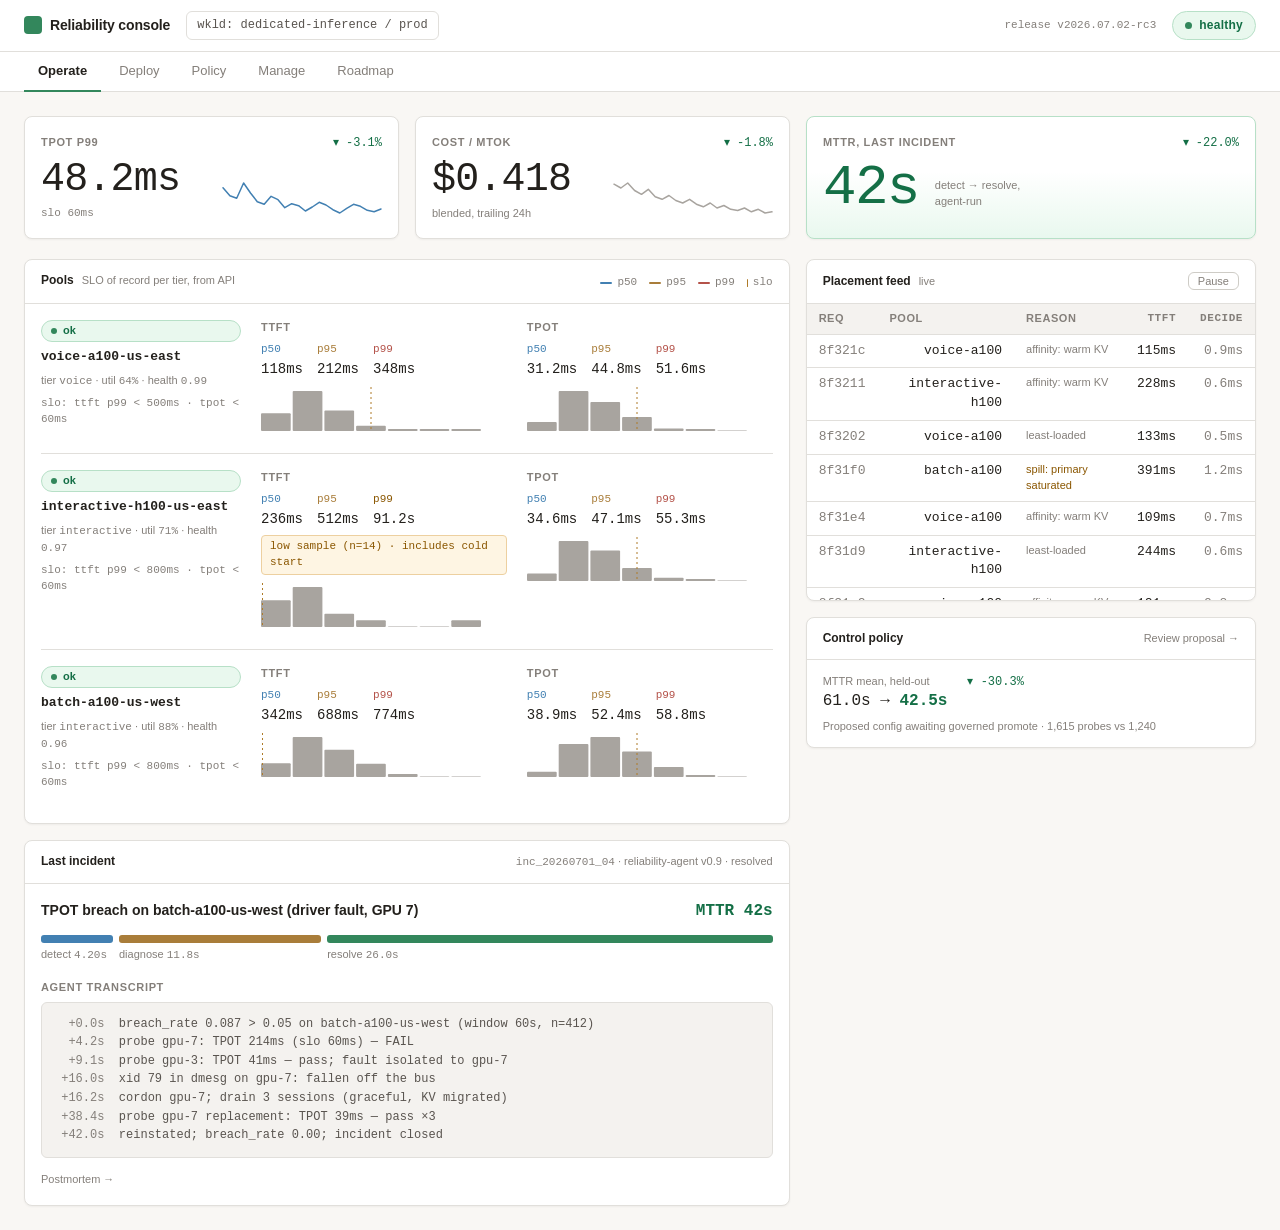
<file: design/operate.html>
<!DOCTYPE html>
<html lang="en">
<head>
<meta charset="utf-8">
<meta name="viewport" content="width=device-width, initial-scale=1">
<title>Operate — Reliability console</title>
<link rel="stylesheet" href="tokens.css">
<link rel="stylesheet" href="shell.css">
</head>
<body>
<main class="page" id="main" data-screen-label="Operate">

  <!-- Hero KPIs -->
  <section aria-label="Hero metrics" class="hero-grid" style="display:grid; grid-template-columns: 1fr 1fr 1.2fr; gap: var(--s-4)">
    <div class="card" style="padding: var(--s-4)">
      <div style="display:flex; justify-content:space-between; align-items:baseline">
        <span class="label">TPOT p99</span>
        <span id="kpi-tpot-delta"></span>
      </div>
      <div style="display:flex; align-items:flex-end; gap: var(--s-4); margin-top: var(--s-2)">
        <div>
          <span class="num" id="kpi-tpot" style="font-size:var(--fs-kpi); font-weight:500; letter-spacing:-0.02em; line-height:1"></span>
          <div class="caption num" id="kpi-tpot-slo" style="margin-top:6px"></div>
        </div>
        <div id="spark-tpot" style="margin-left:auto"></div>
      </div>
    </div>

    <div class="card" style="padding: var(--s-4)">
      <div style="display:flex; justify-content:space-between; align-items:baseline">
        <span class="label">Cost / Mtok</span>
        <span id="kpi-cost-delta"></span>
      </div>
      <div style="display:flex; align-items:flex-end; gap: var(--s-4); margin-top: var(--s-2)">
        <div>
          <span class="num" id="kpi-cost" style="font-size:var(--fs-kpi); font-weight:500; letter-spacing:-0.02em; line-height:1"></span>
          <div class="caption" style="margin-top:6px">blended, trailing 24h</div>
        </div>
        <div id="spark-cost" style="margin-left:auto"></div>
      </div>
    </div>

    <div class="card" style="padding: var(--s-4); border-color: var(--accent-border); background: linear-gradient(0deg, var(--accent-bg), var(--bg-surface) 55%)">
      <div style="display:flex; justify-content:space-between; align-items:baseline">
        <span class="label">MTTR, last incident</span>
        <span id="kpi-mttr-delta"></span>
      </div>
      <div style="display:flex; align-items:flex-end; gap: var(--s-4); margin-top: var(--s-2)">
        <span class="num" id="kpi-mttr" style="font-size:var(--fs-kpi-xl); font-weight:500; letter-spacing:-0.03em; line-height:1; color:var(--accent-strong)"></span>
        <div class="caption" style="padding-bottom:6px">detect → resolve,<br>agent-run</div>
      </div>
    </div>
  </section>

  <!-- Migration progress strip — hidden unless /v1/migrations/current is
       active; existing package classes (card/pill/caption/num) only -->
  <section class="card" id="migration-strip" aria-label="Live migration" style="display:none; padding: var(--s-2) var(--s-4)">
    <div style="display:flex; align-items:center; gap: var(--s-4)">
      <span class="pill" data-status="warn" id="mig-state"><span class="dot"></span>migrating</span>
      <span class="num" id="mig-route" style="font-weight:600"></span>
      <span class="caption num" id="mig-stats"></span>
      <div style="flex:1; height:4px; border-radius:2px; background:var(--bg-inset); overflow:hidden" role="img" aria-label="Migration progress">
        <div id="mig-bar" style="height:4px; width:0%; background:var(--accent)"></div>
      </div>
      <span class="caption num" id="mig-pct"></span>
    </div>
  </section>

  <!-- Pools + right rail -->
  <section class="split" style="grid-template-columns: minmax(0, 1.7fr) minmax(0, 1fr)">

    <div style="display:flex; flex-direction:column; gap: var(--s-4); min-width:0">
      <!-- Pools: small multiples -->
      <div class="card">
        <div class="card-head">
          <h2>Pools</h2>
          <span class="hint">SLO of record per tier, from API</span>
          <span class="right legend">
            <span class="k"><span class="sw" style="background:var(--p50)"></span>p50</span>
            <span class="k"><span class="sw" style="background:var(--p95)"></span>p95</span>
            <span class="k"><span class="sw" style="background:var(--p99)"></span>p99</span>
            <span class="k"><span class="sw" style="background:var(--warn); height:8px; width:1px"></span>slo</span>
          </span>
        </div>
        <div id="pools" class="card-body" style="display:flex; flex-direction:column; gap: var(--s-4); padding: var(--s-4)"></div>
      </div>

      <!-- Incident -->
      <div class="card" id="incident-card">
        <div class="card-head">
          <h2>Last incident</h2>
          <span class="right" id="incident-meta"></span>
        </div>
        <div class="card-body" id="incident-body"></div>
      </div>
    </div>

    <div style="display:flex; flex-direction:column; gap: var(--s-4); min-width:0">
      <!-- Placement feed -->
      <div class="card">
        <div class="card-head">
          <h2>Placement feed</h2>
          <span class="hint">live</span>
          <button class="btn right" id="feed-toggle" style="padding:2px 9px; font-size:var(--fs-caption)" aria-pressed="false">Pause</button>
        </div>
        <div class="table-scroll" style="max-height: 296px; overflow-y:hidden">
          <table class="data" aria-label="Placement decisions">
            <thead><tr>
              <th>req</th><th>pool</th><th>reason</th><th class="num">ttft</th><th class="num">decide</th>
            </tr></thead>
            <tbody id="feed"></tbody>
          </table>
        </div>
      </div>

      <!-- Policy summary -->
      <div class="card">
        <div class="card-head">
          <h2>Control policy</h2>
          <a class="right" href="policy.html" style="font-size:var(--fs-caption)">Review proposal →</a>
        </div>
        <div class="card-body" id="policy-summary" style="padding: var(--s-3) var(--s-4)"></div>
      </div>
    </div>
  </section>
</main>

<script src="mock-data.js"></script>
<script src="console.js"></script>
<script>
(async () => {
  await renderShell("Operate");

  /* Migration progress strip — polls /v1/migrations/current every 3 s and
     renders only while a migration is active (mock ships state:"idle"). */
  const strip = document.getElementById("migration-strip");
  async function pollMigration() {
    try {
      const m = await fetchJSON("/v1/migrations/current");
      if (!m || m.state === "idle" || !["migrating", "drained"].includes(m.state)) {
        strip.style.display = "none";
      } else {
        strip.style.display = "";
        const pct = (m.progress_pct ?? 0).toFixed(0);
        const st = document.getElementById("mig-state");
        st.dataset.status = m.state === "drained" ? "ok" : "warn";
        st.innerHTML = '<span class="dot"></span>' + esc(m.state);
        document.getElementById("mig-route").textContent =
          m.source + " → " + m.target + " (" + m.mode + ")";
        document.getElementById("mig-stats").textContent =
          "live prefixes " + m.live_prefixes_remaining + " · in-flight " + m.in_flight +
          " · ttl horizon " + m.ttl_horizon_s + "s · new→target " + m.routed.target_new +
          " · warm-on-source " + m.routed.source_warm;
        document.getElementById("mig-bar").style.width = pct + "%";
        document.getElementById("mig-pct").textContent = pct + "%";
      }
    } catch (e) { strip.style.display = "none"; }
    setTimeout(pollMigration, 3000);
  }
  pollMigration();

  const [hero, slo, pools, feed, incidents, evalr] = await Promise.all([
    fetchJSON("/v1/metrics/hero"), fetchJSON("/v1/metrics/slo"),
    fetchJSON("/v1/pools"), fetchJSON("/v1/placement/feed"),
    fetchJSON("/v1/incidents"), fetchJSON("/v1/learning/policy-eval")
  ]);

  /* Hero */
  document.getElementById("kpi-tpot").textContent = fmt.ms(hero.tpot_p99_ms);
  document.getElementById("kpi-tpot-slo").textContent = "slo " + fmt.ms(hero.tpot_slo_ms);
  document.getElementById("kpi-tpot-delta").innerHTML = deltaChip(hero.tpot_delta_pct);
  document.getElementById("spark-tpot").innerHTML = sparkline(hero.spark.tpot, { stroke: "var(--p50)" });
  document.getElementById("kpi-cost").textContent = fmt.usd(hero.cost_per_mtok_usd);
  document.getElementById("kpi-cost-delta").innerHTML = deltaChip(hero.cost_delta_pct);
  document.getElementById("spark-cost").innerHTML = sparkline(hero.spark.cost, { stroke: "var(--text-faint)" });
  document.getElementById("kpi-mttr").textContent = hero.mttr_s + "s";
  document.getElementById("kpi-mttr-delta").innerHTML = deltaChip(hero.mttr_delta_pct);

  /* Pools small multiples */
  const util = Object.fromEntries(pools.pools.map(p => [p.id, p]));
  document.getElementById("pools").innerHTML = slo.pools.map(p => {
    const u = util[p.id] || {};
    return '<article aria-label="' + esc(p.id) + '" style="display:grid; grid-template-columns: 200px 1fr 1fr; gap: var(--s-5); padding-bottom: var(--s-4); border-bottom: 1px solid var(--border)">' +
      '<div style="display:flex; flex-direction:column; gap:6px">' +
        '<span class="pill" data-status="' + p.status + '"><span class="dot"></span>' + p.status + '</span>' +
        '<span class="num" style="font-size:var(--fs-body); font-weight:600">' + esc(p.id) + '</span>' +
        '<span class="caption">tier <span class="num">' + esc(p.tier) + '</span> · util <span class="num">' + u.util_pct + '%</span> · health <span class="num">' + p.health.toFixed(2) + '</span></span>' +
        '<span class="caption num">slo: ttft p99 &lt; ' + fmt.ms(p.slo.ttft_p99_ms) + ' · tpot &lt; ' + fmt.ms(p.slo.tpot_p99_ms) + '</span>' +
      '</div>' +
      '<div><div class="label" style="margin-bottom:6px">TTFT</div>' + pctlRow(p.ttft, p.slo.ttft_p99_ms) +
        '<div style="margin-top:8px">' + histogram(p.ttft.hist, { slo: p.slo.ttft_p99_ms }) + '</div></div>' +
      '<div><div class="label" style="margin-bottom:6px">TPOT</div>' + pctlRow(p.tpot, p.slo.tpot_p99_ms) +
        '<div style="margin-top:8px">' + histogram(p.tpot.hist, { slo: p.slo.tpot_p99_ms }) + '</div></div>' +
    '</article>';
  }).join("").replace(/border-bottom: 1px solid var\(--border\)">(?![\s\S]*border-bottom)/, 'border-bottom: none">');

  /* Incident (live systems may have none yet — render the honest empty state) */
  const inc = incidents[0];
  if (!inc) {
    document.getElementById("incident-meta").textContent = "none recorded";
    document.getElementById("incident-body").innerHTML =
      '<p class="caption" style="margin:0">No incidents recorded on this workload yet.</p>';
  } else {
  document.getElementById("incident-meta").innerHTML =
    '<span class="num">' + esc(inc.id) + "</span> · " + esc(inc.agent) + (inc.live ? "" : " · resolved");
  const totalPhase = inc.phase_ms.detect + inc.phase_ms.diagnose + inc.phase_ms.resolve;
  const seg = (label, ms, color) =>
    '<div style="flex:' + ms + '; min-width:56px">' +
      '<div style="height:8px; border-radius:3px; background:' + color + '"></div>' +
      '<div class="caption" style="margin-top:4px">' + label + ' <span class="num">' + fmt.ms(ms) + '</span></div></div>';
  document.getElementById("incident-body").innerHTML =
    '<div style="display:flex; justify-content:space-between; align-items:baseline; gap:var(--s-3); flex-wrap:wrap">' +
      '<strong style="font-size:var(--fs-md)">' + esc(inc.title) + '</strong>' +
      '<span class="num" style="font-size:var(--fs-lg); color:var(--accent-strong); font-weight:600">MTTR ' + inc.mttr_s + 's</span>' +
    '</div>' +
    '<div style="display:flex; gap:6px; margin-top:var(--s-3)" role="img" aria-label="Incident phases">' +
      seg("detect", inc.phase_ms.detect, "var(--p50)") +
      seg("diagnose", inc.phase_ms.diagnose, "var(--p95)") +
      seg("resolve", inc.phase_ms.resolve, "var(--accent)") +
    '</div>' +
    '<div style="margin-top:var(--s-4)"><div class="label" style="margin-bottom:6px">Agent transcript</div>' +
      '<pre class="code" style="max-height:170px; overflow:auto">' +
        inc.actions.map(a => '<span style="color:var(--text-muted)">' + a.t.padStart(7) + '</span>  ' + esc(a.text)).join("\n") +
      '</pre></div>' +
    '<div style="margin-top:var(--s-3)"><a href="' + esc(inc.postmortem_url) + '" class="caption">Postmortem →</a></div>';
  }

  /* Policy summary (compact) */
  const d = evalr.holdout.default, pr = evalr.holdout.proposed;
  const impr = d.mttr_mean_s ? ((pr.mttr_mean_s - d.mttr_mean_s) / d.mttr_mean_s * 100) : 0;
  document.getElementById("policy-summary").innerHTML =
    '<div style="display:flex; gap:var(--s-5); align-items:baseline">' +
      '<div><div class="caption">MTTR mean, held-out</div>' +
        '<div class="num" style="font-size:var(--fs-lg)">' + d.mttr_mean_s.toFixed(1) + 's → <span style="color:var(--accent-strong); font-weight:600">' + pr.mttr_mean_s.toFixed(1) + 's</span></div></div>' +
      '<div>' + deltaChip(impr) + '</div>' +
    '</div>' +
    '<div class="caption" style="margin-top:6px">Proposed config awaiting governed promote · ' + fmt.n(pr.probes) + ' probes vs ' + fmt.n(d.probes) + '</div>';

  /* Placement feed — streaming rows */
  const tbody = document.getElementById("feed");
  const toggle = document.getElementById("feed-toggle");
  let paused = false, idx = 0;
  toggle.addEventListener("click", () => {
    paused = !paused;
    toggle.textContent = paused ? "Resume" : "Pause";
    toggle.setAttribute("aria-pressed", String(paused));
  });
  function pushRow() {
    if (!paused) {
      const r = feed[idx % feed.length]; idx++;
      const spill = r.reason.startsWith("spill");
      const tr = document.createElement("tr");
      tr.className = "feed-row";
      tr.innerHTML =
        '<td class="num" style="color:var(--text-muted)">' + esc(r.req.slice(-6)) + '</td>' +
        '<td class="num">' + esc(r.pool.replace(/-us-(east|west)$/, "")) + '</td>' +
        '<td class="caption"' + (spill ? ' style="color:var(--warn-text)"' : '') + '>' + esc(r.reason) + '</td>' +
        '<td class="num" style="text-align:right">' + fmt.ms(r.ttft_ms) + '</td>' +
        '<td class="num" style="text-align:right; color:var(--text-muted)">' + r.decide_ms.toFixed(1) + 'ms</td>';
      tbody.prepend(tr);
      while (tbody.children.length > 8) tbody.removeChild(tbody.lastChild);
    }
    setTimeout(pushRow, 900 + Math.random() * 1400);
  }
  // seed 6 rows instantly, then stream (live snapshot may be empty — no traffic yet)
  if (!feed.length) {
    const tr = document.createElement("tr");
    tr.innerHTML = '<td colspan="5" class="caption">no placement decisions recorded yet</td>';
    tbody.appendChild(tr);
    return;
  }
  for (let i = 0; i < 6; i++) {
    const r = feed[idx % feed.length]; idx++;
    const tr = document.createElement("tr");
    const spill = r.reason.startsWith("spill");
    tr.innerHTML =
      '<td class="num" style="color:var(--text-muted)">' + esc(r.req.slice(-6)) + '</td>' +
      '<td class="num">' + esc(r.pool.replace(/-us-(east|west)$/, "")) + '</td>' +
      '<td class="caption"' + (spill ? ' style="color:var(--warn-text)"' : '') + '>' + esc(r.reason) + '</td>' +
      '<td class="num" style="text-align:right">' + fmt.ms(r.ttft_ms) + '</td>' +
      '<td class="num" style="text-align:right; color:var(--text-muted)">' + r.decide_ms.toFixed(1) + 'ms</td>';
    tbody.prepend(tr);
  }
  setTimeout(pushRow, 1200);
})();
</script>
</body>
</html>
</file>
<file: tokens.css>
/* ============================================================
   tokens.css — Inference Control demo board
   Dark mission-control, polished product tone, cyan accent.
   All colors defined once here; screens consume variables only.
   ============================================================ */

:root {
  /* ---- Surfaces (cool near-blacks) ---- */
  --bg:        #0a0e13;   /* page */
  --panel:     #10151c;   /* card base */
  --panel-2:   #151b24;   /* nested / raised */
  --panel-3:   #1a222d;   /* hover / active row */
  --stroke:    #1e2732;   /* hairline borders */
  --stroke-hi: #2a3644;   /* emphasized borders */

  /* ---- Text ---- */
  --text:      #e8eef4;
  --text-2:    #9aa7b4;   /* secondary */
  --text-3:    #5f6c7a;   /* labels, captions */

  /* ---- Accent (healthy / primary) ---- */
  --accent:      #3fd8e4;
  --accent-dim:  #2aa8b4;
  --accent-bg:   rgba(63, 216, 228, 0.10);
  --accent-line: rgba(63, 216, 228, 0.35);

  /* ---- Status ---- */
  --ok:        #3fd8a0;
  --ok-bg:     rgba(63, 216, 160, 0.10);
  --warn:      #f0b34e;
  --warn-bg:   rgba(240, 179, 78, 0.12);
  --danger:    #f06355;
  --danger-bg: rgba(240, 99, 85, 0.12);
  --danger-line: rgba(240, 99, 85, 0.45);
  --replay:    #9d8cff;
  --replay-bg: rgba(157, 140, 255, 0.12);

  /* ---- Type ---- */
  --font-ui:   -apple-system, BlinkMacSystemFont, "Segoe UI", "Helvetica Neue", Helvetica, Arial, sans-serif;
  --font-mono: ui-monospace, "SF Mono", SFMono-Regular, Menlo, Consolas, "Liberation Mono", monospace;

  /* Scale tuned for 2 m readability on a 1512 px display */
  --fs-hero:   64px;   /* KPI numbers */
  --fs-big:    34px;   /* secondary numerics */
  --fs-h1:     17px;   /* panel titles */
  --fs-body:   14px;
  --fs-small:  12.5px;
  --fs-micro:  11px;   /* uppercase labels */

  /* ---- Shape / depth ---- */
  --r-lg: 14px;
  --r-md: 10px;
  --r-sm: 6px;
  --shadow: 0 1px 0 rgba(255,255,255,0.03) inset, 0 8px 24px rgba(0,0,0,0.35);
  --gap: 14px;
}

/* ---- Base reset ---- */
* { box-sizing: border-box; margin: 0; padding: 0; }
html, body { height: 100%; }
body {
  background: var(--bg);
  color: var(--text);
  font-family: var(--font-ui);
  font-size: var(--fs-body);
  -webkit-font-smoothing: antialiased;
  overflow: hidden;
}

/* ---- Shared primitives ---- */
.panel {
  background: var(--panel);
  border: 1px solid var(--stroke);
  border-radius: var(--r-lg);
  box-shadow: var(--shadow);
}
.label {
  font-size: var(--fs-micro);
  font-weight: 600;
  letter-spacing: 0.09em;
  text-transform: uppercase;
  color: var(--text-3);
}
.mono { font-family: var(--font-mono); }
.num  { font-family: var(--font-mono); font-variant-numeric: tabular-nums; }

.chip {
  display: inline-flex; align-items: center; gap: 6px;
  padding: 3px 10px; border-radius: 999px;
  font-size: var(--fs-micro); font-weight: 700; letter-spacing: 0.08em;
  text-transform: uppercase; border: 1px solid transparent;
}
.chip .dot { width: 7px; height: 7px; border-radius: 50%; background: currentColor; }
.chip-ok     { color: var(--ok);     background: var(--ok-bg);     border-color: rgba(63,216,160,.25); }
.chip-warn   { color: var(--warn);   background: var(--warn-bg);   border-color: rgba(240,179,78,.25); }
.chip-danger { color: var(--danger); background: var(--danger-bg); border-color: rgba(240,99,85,.3); }
.chip-replay { color: var(--replay); background: var(--replay-bg); border-color: rgba(157,140,255,.3); }
.chip-accent { color: var(--accent); background: var(--accent-bg); border-color: var(--accent-line); }

.btn {
  font-family: var(--font-ui); font-size: var(--fs-small); font-weight: 600;
  color: var(--text-2); background: var(--panel-2);
  border: 1px solid var(--stroke-hi); border-radius: var(--r-sm);
  padding: 7px 14px; cursor: pointer; transition: all .15s ease;
}
.btn:hover { color: var(--text); border-color: var(--accent-dim); }
.btn.primary { color: #06282c; background: var(--accent); border-color: var(--accent); }
.btn.primary:hover { filter: brightness(1.1); }
.btn.danger { color: var(--danger); border-color: var(--danger-line); background: var(--danger-bg); }
.btn.danger:hover { filter: brightness(1.15); }
.btn:disabled { opacity: .4; cursor: default; pointer-events: none; }

.delta-good { color: var(--ok); }
.delta-bad  { color: var(--danger); }

/* pulse used by live indicators */
@keyframes pulse { 0%,100% { opacity: 1; } 50% { opacity: .35; } }
.pulsing { animation: pulse 1.4s ease-in-out infinite; }

@keyframes rowIn { from { opacity: 0; transform: translateY(-6px); } to { opacity: 1; transform: none; } }
</file>
<file: console-live/tokens.css>
/* ============================================================
   tokens.css — Inference Control demo board
   Dark mission-control, polished product tone, cyan accent.
   All colors defined once here; screens consume variables only.
   ============================================================ */

:root {
  /* ---- Surfaces (cool near-blacks) ---- */
  --bg:        #0a0e13;   /* page */
  --panel:     #10151c;   /* card base */
  --panel-2:   #151b24;   /* nested / raised */
  --panel-3:   #1a222d;   /* hover / active row */
  --stroke:    #1e2732;   /* hairline borders */
  --stroke-hi: #2a3644;   /* emphasized borders */

  /* ---- Text ---- */
  --text:      #e8eef4;
  --text-2:    #9aa7b4;   /* secondary */
  --text-3:    #5f6c7a;   /* labels, captions */

  /* ---- Accent (healthy / primary) ---- */
  --accent:      #3fd8e4;
  --accent-dim:  #2aa8b4;
  --accent-bg:   rgba(63, 216, 228, 0.10);
  --accent-line: rgba(63, 216, 228, 0.35);

  /* ---- Status ---- */
  --ok:        #3fd8a0;
  --ok-bg:     rgba(63, 216, 160, 0.10);
  --warn:      #f0b34e;
  --warn-bg:   rgba(240, 179, 78, 0.12);
  --danger:    #f06355;
  --danger-bg: rgba(240, 99, 85, 0.12);
  --danger-line: rgba(240, 99, 85, 0.45);
  --replay:    #9d8cff;
  --replay-bg: rgba(157, 140, 255, 0.12);

  /* ---- Type ---- */
  --font-ui:   -apple-system, BlinkMacSystemFont, "Segoe UI", "Helvetica Neue", Helvetica, Arial, sans-serif;
  --font-mono: ui-monospace, "SF Mono", SFMono-Regular, Menlo, Consolas, "Liberation Mono", monospace;

  /* Scale tuned for 2 m readability on a 1512 px display */
  --fs-hero:   64px;   /* KPI numbers */
  --fs-big:    34px;   /* secondary numerics */
  --fs-h1:     17px;   /* panel titles */
  --fs-body:   14px;
  --fs-small:  12.5px;
  --fs-micro:  11px;   /* uppercase labels */

  /* ---- Shape / depth ---- */
  --r-lg: 14px;
  --r-md: 10px;
  --r-sm: 6px;
  --shadow: 0 1px 0 rgba(255,255,255,0.03) inset, 0 8px 24px rgba(0,0,0,0.35);
  --gap: 14px;
}

/* ---- Base reset ---- */
* { box-sizing: border-box; margin: 0; padding: 0; }
html, body { height: 100%; }
body {
  background: var(--bg);
  color: var(--text);
  font-family: var(--font-ui);
  font-size: var(--fs-body);
  -webkit-font-smoothing: antialiased;
  overflow: hidden;
}

/* ---- Shared primitives ---- */
.panel {
  background: var(--panel);
  border: 1px solid var(--stroke);
  border-radius: var(--r-lg);
  box-shadow: var(--shadow);
}
.label {
  font-size: var(--fs-micro);
  font-weight: 600;
  letter-spacing: 0.09em;
  text-transform: uppercase;
  color: var(--text-3);
}
.mono { font-family: var(--font-mono); }
.num  { font-family: var(--font-mono); font-variant-numeric: tabular-nums; }

.chip {
  display: inline-flex; align-items: center; gap: 6px;
  padding: 3px 10px; border-radius: 999px;
  font-size: var(--fs-micro); font-weight: 700; letter-spacing: 0.08em;
  text-transform: uppercase; border: 1px solid transparent;
}
.chip .dot { width: 7px; height: 7px; border-radius: 50%; background: currentColor; }
.chip-ok     { color: var(--ok);     background: var(--ok-bg);     border-color: rgba(63,216,160,.25); }
.chip-warn   { color: var(--warn);   background: var(--warn-bg);   border-color: rgba(240,179,78,.25); }
.chip-danger { color: var(--danger); background: var(--danger-bg); border-color: rgba(240,99,85,.3); }
.chip-replay { color: var(--replay); background: var(--replay-bg); border-color: rgba(157,140,255,.3); }
.chip-accent { color: var(--accent); background: var(--accent-bg); border-color: var(--accent-line); }

.btn {
  font-family: var(--font-ui); font-size: var(--fs-small); font-weight: 600;
  color: var(--text-2); background: var(--panel-2);
  border: 1px solid var(--stroke-hi); border-radius: var(--r-sm);
  padding: 7px 14px; cursor: pointer; transition: all .15s ease;
}
.btn:hover { color: var(--text); border-color: var(--accent-dim); }
.btn.primary { color: #06282c; background: var(--accent); border-color: var(--accent); }
.btn.primary:hover { filter: brightness(1.1); }
.btn.danger { color: var(--danger); border-color: var(--danger-line); background: var(--danger-bg); }
.btn.danger:hover { filter: brightness(1.15); }
.btn:disabled { opacity: .4; cursor: default; pointer-events: none; }

.delta-good { color: var(--ok); }
.delta-bad  { color: var(--danger); }

/* pulse used by live indicators */
@keyframes pulse { 0%,100% { opacity: 1; } 50% { opacity: .35; } }
.pulsing { animation: pulse 1.4s ease-in-out infinite; }

@keyframes rowIn { from { opacity: 0; transform: translateY(-6px); } to { opacity: 1; transform: none; } }
</file>
<file: demo/tokens.css>
/* ============================================================
   tokens.css — Inference Control demo board
   Dark mission-control, polished product tone, cyan accent.
   All colors defined once here; screens consume variables only.
   ============================================================ */

:root {
  /* ---- Surfaces (cool near-blacks) ---- */
  --bg:        #0a0e13;   /* page */
  --panel:     #10151c;   /* card base */
  --panel-2:   #151b24;   /* nested / raised */
  --panel-3:   #1a222d;   /* hover / active row */
  --stroke:    #1e2732;   /* hairline borders */
  --stroke-hi: #2a3644;   /* emphasized borders */

  /* ---- Text ---- */
  --text:      #e8eef4;
  --text-2:    #9aa7b4;   /* secondary */
  --text-3:    #5f6c7a;   /* labels, captions */

  /* ---- Accent (healthy / primary) ---- */
  --accent:      #3fd8e4;
  --accent-dim:  #2aa8b4;
  --accent-bg:   rgba(63, 216, 228, 0.10);
  --accent-line: rgba(63, 216, 228, 0.35);

  /* ---- Status ---- */
  --ok:        #3fd8a0;
  --ok-bg:     rgba(63, 216, 160, 0.10);
  --warn:      #f0b34e;
  --warn-bg:   rgba(240, 179, 78, 0.12);
  --danger:    #f06355;
  --danger-bg: rgba(240, 99, 85, 0.12);
  --danger-line: rgba(240, 99, 85, 0.45);
  --replay:    #9d8cff;
  --replay-bg: rgba(157, 140, 255, 0.12);

  /* ---- Type ---- */
  --font-ui:   -apple-system, BlinkMacSystemFont, "Segoe UI", "Helvetica Neue", Helvetica, Arial, sans-serif;
  --font-mono: ui-monospace, "SF Mono", SFMono-Regular, Menlo, Consolas, "Liberation Mono", monospace;

  /* Scale tuned for 2 m readability on a 1512 px display */
  --fs-hero:   64px;   /* KPI numbers */
  --fs-big:    34px;   /* secondary numerics */
  --fs-h1:     17px;   /* panel titles */
  --fs-body:   14px;
  --fs-small:  12.5px;
  --fs-micro:  11px;   /* uppercase labels */

  /* ---- Shape / depth ---- */
  --r-lg: 14px;
  --r-md: 10px;
  --r-sm: 6px;
  --shadow: 0 1px 0 rgba(255,255,255,0.03) inset, 0 8px 24px rgba(0,0,0,0.35);
  --gap: 14px;
}

/* ---- Base reset ---- */
* { box-sizing: border-box; margin: 0; padding: 0; }
html, body { height: 100%; }
body {
  background: var(--bg);
  color: var(--text);
  font-family: var(--font-ui);
  font-size: var(--fs-body);
  -webkit-font-smoothing: antialiased;
  overflow: hidden;
}

/* ---- Shared primitives ---- */
.panel {
  background: var(--panel);
  border: 1px solid var(--stroke);
  border-radius: var(--r-lg);
  box-shadow: var(--shadow);
}
.label {
  font-size: var(--fs-micro);
  font-weight: 600;
  letter-spacing: 0.09em;
  text-transform: uppercase;
  color: var(--text-3);
}
.mono { font-family: var(--font-mono); }
.num  { font-family: var(--font-mono); font-variant-numeric: tabular-nums; }

.chip {
  display: inline-flex; align-items: center; gap: 6px;
  padding: 3px 10px; border-radius: 999px;
  font-size: var(--fs-micro); font-weight: 700; letter-spacing: 0.08em;
  text-transform: uppercase; border: 1px solid transparent;
}
.chip .dot { width: 7px; height: 7px; border-radius: 50%; background: currentColor; }
.chip-ok     { color: var(--ok);     background: var(--ok-bg);     border-color: rgba(63,216,160,.25); }
.chip-warn   { color: var(--warn);   background: var(--warn-bg);   border-color: rgba(240,179,78,.25); }
.chip-danger { color: var(--danger); background: var(--danger-bg); border-color: rgba(240,99,85,.3); }
.chip-replay { color: var(--replay); background: var(--replay-bg); border-color: rgba(157,140,255,.3); }
.chip-accent { color: var(--accent); background: var(--accent-bg); border-color: var(--accent-line); }

.btn {
  font-family: var(--font-ui); font-size: var(--fs-small); font-weight: 600;
  color: var(--text-2); background: var(--panel-2);
  border: 1px solid var(--stroke-hi); border-radius: var(--r-sm);
  padding: 7px 14px; cursor: pointer; transition: all .15s ease;
}
.btn:hover { color: var(--text); border-color: var(--accent-dim); }
.btn.primary { color: #06282c; background: var(--accent); border-color: var(--accent); }
.btn.primary:hover { filter: brightness(1.1); }
.btn.danger { color: var(--danger); border-color: var(--danger-line); background: var(--danger-bg); }
.btn.danger:hover { filter: brightness(1.15); }
.btn:disabled { opacity: .4; cursor: default; pointer-events: none; }

.delta-good { color: var(--ok); }
.delta-bad  { color: var(--danger); }

/* pulse used by live indicators */
@keyframes pulse { 0%,100% { opacity: 1; } 50% { opacity: .35; } }
.pulsing { animation: pulse 1.4s ease-in-out infinite; }

@keyframes rowIn { from { opacity: 0; transform: translateY(-6px); } to { opacity: 1; transform: none; } }
</file>
<file: design/tokens.css>
/* ============================================================
   Reliability Console — design tokens
   Original light developer-infra aesthetic. Warm stone neutrals,
   muted spruce green accent. Light mode only.
   ============================================================ */

:root {
  /* ---- Neutrals (warm stone) ---- */
  --bg-page:        oklch(0.977 0.004 85);   /* page background */
  --bg-surface:     #ffffff;                  /* cards, panels */
  --bg-inset:       oklch(0.962 0.004 85);   /* wells, code, table headers */
  --bg-hover:       oklch(0.955 0.005 85);

  --border:         oklch(0.905 0.006 85);   /* hairline borders */
  --border-strong:  oklch(0.845 0.008 85);

  --text:           oklch(0.245 0.008 70);   /* primary text */
  --text-secondary: oklch(0.45  0.010 70);
  --text-muted:     oklch(0.60  0.010 70);   /* labels, captions */
  --text-faint:     oklch(0.72  0.008 70);

  /* ---- Accent (muted spruce green) ---- */
  --accent:         oklch(0.56 0.105 158);   /* ≈ #2e8b62 */
  --accent-strong:  oklch(0.48 0.105 158);
  --accent-bg:      oklch(0.965 0.020 158);
  --accent-border:  oklch(0.87  0.055 158);

  /* ---- Semantic status (muted) ---- */
  --ok:             oklch(0.56 0.105 158);
  --ok-bg:          oklch(0.965 0.020 158);
  --ok-border:      oklch(0.87  0.055 158);

  --warn:           oklch(0.62 0.115 75);    /* amber */
  --warn-bg:        oklch(0.972 0.025 85);
  --warn-border:    oklch(0.87  0.070 80);
  --warn-text:      oklch(0.50 0.110 70);

  --bad:            oklch(0.55 0.150 27);    /* muted red */
  --bad-bg:         oklch(0.968 0.018 25);
  --bad-border:     oklch(0.87  0.060 25);
  --bad-text:       oklch(0.47 0.150 27);

  /* ---- Percentile series (restrained hues, shared L/C) ---- */
  --p50:            oklch(0.58 0.10 245);    /* blue  */
  --p90:            oklch(0.58 0.10 158);    /* green */
  --p95:            oklch(0.62 0.10 75);     /* amber */
  --p99:            oklch(0.56 0.13 27);     /* red   */

  /* ---- Type ---- */
  --font-sans: -apple-system, BlinkMacSystemFont, "Segoe UI", "Helvetica Neue",
               Helvetica, Arial, sans-serif;
  --font-mono: ui-monospace, "SF Mono", SFMono-Regular, Menlo, Consolas,
               "Liberation Mono", monospace;

  --fs-caption: 11px;
  --fs-label:   12px;
  --fs-body:    13px;
  --fs-md:      14px;
  --fs-lg:      16px;
  --fs-kpi:     40px;   /* hero numbers */
  --fs-kpi-xl:  56px;   /* MTTR — legible from 2 m */

  /* ---- Spacing scale ---- */
  --s-1: 4px;  --s-2: 8px;  --s-3: 12px; --s-4: 16px;
  --s-5: 20px; --s-6: 24px; --s-8: 32px; --s-10: 40px;

  /* ---- Radius / borders ---- */
  --r-sm: 4px;
  --r-md: 6px;
  --r-lg: 8px;
  --r-pill: 999px;

  /* ---- Elevation (barely-there) ---- */
  --shadow-sm: 0 1px 2px oklch(0.3 0.01 70 / 0.05);
  --shadow-md: 0 2px 8px oklch(0.3 0.01 70 / 0.07);

  /* ---- Focus ---- */
  --focus-ring: 0 0 0 2px var(--bg-surface), 0 0 0 4px var(--accent);
}
</file>
<file: design/shell.css>
/* ============================================================
   Reliability Console — shared shell + component library
   Depends on tokens.css. Vanilla CSS, no build step.
   ============================================================ */

* { box-sizing: border-box; }

html, body {
  margin: 0;
  background: var(--bg-page);
  color: var(--text);
  font-family: var(--font-sans);
  font-size: var(--fs-body);
  line-height: 1.45;
  -webkit-font-smoothing: antialiased;
}

:focus-visible { outline: none; box-shadow: var(--focus-ring); border-radius: var(--r-sm); }

a { color: var(--accent-strong); text-decoration: none; }
a:hover { text-decoration: underline; }

/* ---------- Numerals & data ---------- */
.mono { font-family: var(--font-mono); font-variant-numeric: tabular-nums; }
.num  { font-family: var(--font-mono); font-variant-numeric: tabular-nums; }

/* ---------- Top bar ---------- */
.topbar {
  display: flex; align-items: center; gap: var(--s-4);
  height: 52px; padding: 0 var(--s-6);
  background: var(--bg-surface);
  border-bottom: 1px solid var(--border);
}
.topbar .brand {
  display: flex; align-items: center; gap: var(--s-2);
  font-size: var(--fs-md); font-weight: 600; letter-spacing: -0.01em;
}
.topbar .brand .mark {
  width: 18px; height: 18px; border-radius: var(--r-sm);
  background: var(--accent);
  display: inline-block;
}
.topbar .workload {
  display: flex; align-items: center; gap: var(--s-2);
  padding: 5px 10px;
  border: 1px solid var(--border); border-radius: var(--r-md);
  background: var(--bg-surface);
  font-family: var(--font-mono); font-size: var(--fs-label);
  color: var(--text-secondary);
  cursor: default;
}
.topbar .spacer { flex: 1; }
.topbar .release {
  font-family: var(--font-mono); font-size: var(--fs-caption);
  color: var(--text-muted);
}

/* ---------- Board-state chip ---------- */
.state-chip {
  display: inline-flex; align-items: center; gap: 7px;
  padding: 5px 12px;
  border-radius: var(--r-pill);
  font-size: var(--fs-label); font-weight: 600; letter-spacing: 0.02em;
  border: 1px solid;
}
.state-chip .dot { width: 7px; height: 7px; border-radius: 50%; }
.state-chip[data-state="HEALTHY"]  { color: var(--accent-strong); background: var(--ok-bg);  border-color: var(--ok-border); }
.state-chip[data-state="HEALTHY"] .dot { background: var(--ok); }
.state-chip[data-state="DEGRADING"] { color: var(--warn-text); background: var(--warn-bg); border-color: var(--warn-border); }
.state-chip[data-state="DEGRADING"] .dot { background: var(--warn); }
.state-chip[data-state="LIVE INCIDENT"] { color: var(--bad-text); background: var(--bad-bg); border-color: var(--bad-border); }
.state-chip[data-state="LIVE INCIDENT"] .dot { background: var(--bad); animation: pulse 1.4s ease-in-out infinite; }
.state-chip[data-state="REPLAY"] { color: var(--text-secondary); background: var(--bg-inset); border-color: var(--border-strong); }
.state-chip[data-state="REPLAY"] .dot { background: var(--text-muted); }
@keyframes pulse { 50% { opacity: 0.35; } }

/* ---------- Tab nav ---------- */
.tabs {
  display: flex; gap: var(--s-1);
  padding: 0 var(--s-6);
  background: var(--bg-surface);
  border-bottom: 1px solid var(--border);
}
.tabs a {
  padding: 10px 14px 9px;
  font-size: var(--fs-body); font-weight: 500;
  color: var(--text-muted);
  border-bottom: 2px solid transparent;
  margin-bottom: -1px;
  text-decoration: none;
}
.tabs a:hover { color: var(--text); text-decoration: none; }
.tabs a[aria-current="page"] {
  color: var(--text); font-weight: 600;
  border-bottom-color: var(--accent);
}

/* ---------- Page scaffold ---------- */
.page {
  max-width: 1460px; margin: 0 auto;
  padding: var(--s-6);
  display: flex; flex-direction: column; gap: var(--s-5);
}
.page-title { font-size: var(--fs-lg); font-weight: 600; letter-spacing: -0.01em; margin: 0; }
.page-sub { color: var(--text-muted); font-size: var(--fs-label); margin: 2px 0 0; }

/* ---------- Cards ---------- */
.card {
  background: var(--bg-surface);
  border: 1px solid var(--border);
  border-radius: var(--r-lg);
  box-shadow: var(--shadow-sm);
}
.card-head {
  display: flex; align-items: baseline; gap: var(--s-2);
  padding: var(--s-3) var(--s-4);
  border-bottom: 1px solid var(--border);
}
.card-head h2 {
  margin: 0; font-size: var(--fs-label); font-weight: 600;
  text-transform: none; letter-spacing: 0;
}
.card-head .hint { font-size: var(--fs-caption); color: var(--text-muted); }
.card-head .right { margin-left: auto; font-size: var(--fs-caption); color: var(--text-muted); }
.card-body { padding: var(--s-4); }

/* ---------- Labels / captions ---------- */
.label {
  font-size: var(--fs-caption); font-weight: 600;
  letter-spacing: 0.06em; text-transform: uppercase;
  color: var(--text-muted);
}
.caption { font-size: var(--fs-caption); color: var(--text-muted); }

/* ---------- Status pill (pool health) ---------- */
.pill {
  display: inline-flex; align-items: center; gap: 6px;
  padding: 2px 9px; border-radius: var(--r-pill);
  font-size: var(--fs-caption); font-weight: 600;
  border: 1px solid;
}
.pill .dot { width: 6px; height: 6px; border-radius: 50%; }
.pill[data-status="ok"]   { color: var(--accent-strong); background: var(--ok-bg); border-color: var(--ok-border); }
.pill[data-status="ok"] .dot { background: var(--ok); }
.pill[data-status="warn"] { color: var(--warn-text); background: var(--warn-bg); border-color: var(--warn-border); }
.pill[data-status="warn"] .dot { background: var(--warn); }
.pill[data-status="bad"]  { color: var(--bad-text); background: var(--bad-bg); border-color: var(--bad-border); }
.pill[data-status="bad"] .dot { background: var(--bad); }

/* ---------- Amber qualifier note (cold start / low sample) ---------- */
.qualifier {
  display: inline-flex; align-items: center; gap: 6px;
  padding: 3px 8px; border-radius: var(--r-sm);
  background: var(--warn-bg); border: 1px solid var(--warn-border);
  color: var(--warn-text);
  font-size: var(--fs-caption); font-family: var(--font-mono);
}

/* ---------- Buttons: read-only vs mutating ---------- */
button { font-family: var(--font-sans); cursor: pointer; }

.btn {
  display: inline-flex; align-items: center; gap: 7px;
  padding: 6px 13px;
  border-radius: var(--r-md);
  font-size: var(--fs-body); font-weight: 500;
  border: 1px solid var(--border-strong);
  background: var(--bg-surface); color: var(--text);
}
.btn:hover { background: var(--bg-hover); }

/* Mutating action: solid, badge-marked. Never used for navigation. */
.btn-mutate {
  border-color: var(--accent-strong);
  background: var(--accent); color: #fff;
  font-weight: 600;
}
.btn-mutate:hover { background: var(--accent-strong); }
.btn-mutate .writes {
  font-size: 10px; font-weight: 700; letter-spacing: 0.08em;
  padding: 1px 5px; border-radius: 3px;
  background: oklch(1 0 0 / 0.22);
}
.btn-danger {
  border-color: var(--bad); background: var(--bad); color: #fff; font-weight: 600;
}
.btn[disabled], .btn-mutate[disabled] { opacity: 0.45; cursor: not-allowed; }

/* ---------- Tables ---------- */
table.data {
  width: 100%; border-collapse: collapse;
  font-size: var(--fs-body);
}
table.data th {
  text-align: left; font-size: var(--fs-caption); font-weight: 600;
  letter-spacing: 0.05em; text-transform: uppercase;
  color: var(--text-muted);
  padding: 7px var(--s-3);
  background: var(--bg-inset);
  border-bottom: 1px solid var(--border);
}
table.data td {
  padding: 7px var(--s-3);
  border-bottom: 1px solid var(--border);
  vertical-align: top;
}
table.data tr:last-child td { border-bottom: none; }
table.data td.num, table.data th.num { text-align: right; }

/* ---------- Code / mutation preview ---------- */
pre.code {
  margin: 0; padding: var(--s-3);
  background: var(--bg-inset);
  border: 1px solid var(--border);
  border-radius: var(--r-md);
  font-family: var(--font-mono); font-size: var(--fs-label);
  line-height: 1.55;
  overflow-x: auto;
  color: var(--text-secondary);
}
pre.code .add { color: var(--accent-strong); }
pre.code .del { color: var(--bad-text); }

/* ---------- Legend swatches ---------- */
.legend { display: flex; gap: var(--s-3); align-items: center; font-size: var(--fs-caption); color: var(--text-muted); }
.legend .k { display: inline-flex; align-items: center; gap: 5px; font-family: var(--font-mono); }
.legend .sw { width: 12px; height: 2px; border-radius: 1px; display: inline-block; }

/* ---------- Modal (confirm step) ---------- */
.modal-backdrop {
  position: fixed; inset: 0; background: oklch(0.25 0.01 70 / 0.35);
  display: none; align-items: center; justify-content: center; z-index: 50;
}
.modal-backdrop.open { display: flex; }
.modal {
  width: min(560px, calc(100vw - 48px));
  background: var(--bg-surface);
  border: 1px solid var(--border);
  border-radius: var(--r-lg);
  box-shadow: var(--shadow-md);
}
.modal .modal-head { padding: var(--s-4); border-bottom: 1px solid var(--border); font-weight: 600; font-size: var(--fs-md); }
.modal .modal-body { padding: var(--s-4); display: flex; flex-direction: column; gap: var(--s-3); }
.modal .modal-foot { padding: var(--s-3) var(--s-4); border-top: 1px solid var(--border); display: flex; justify-content: flex-end; gap: var(--s-2); }

/* ---------- Feed row entrance ---------- */
@keyframes feed-in { from { opacity: 0; transform: translateY(-4px); } to { opacity: 1; transform: none; } }
.feed-row { animation: feed-in 0.25s ease-out; }

@media (prefers-reduced-motion: reduce) {
  * { animation: none !important; transition: none !important; }
}

/* ---------- Responsive ---------- */
.split { display: grid; gap: var(--s-4); align-items: start; }
.split > * { min-width: 0; }

@media (max-width: 1180px) {
  .page { padding: var(--s-4); }
  .split { grid-template-columns: 1fr !important; }
}
@media (max-width: 900px) {
  .hero-grid { grid-template-columns: 1fr !important; }
}
.table-scroll { overflow-x: auto; }
</file>
